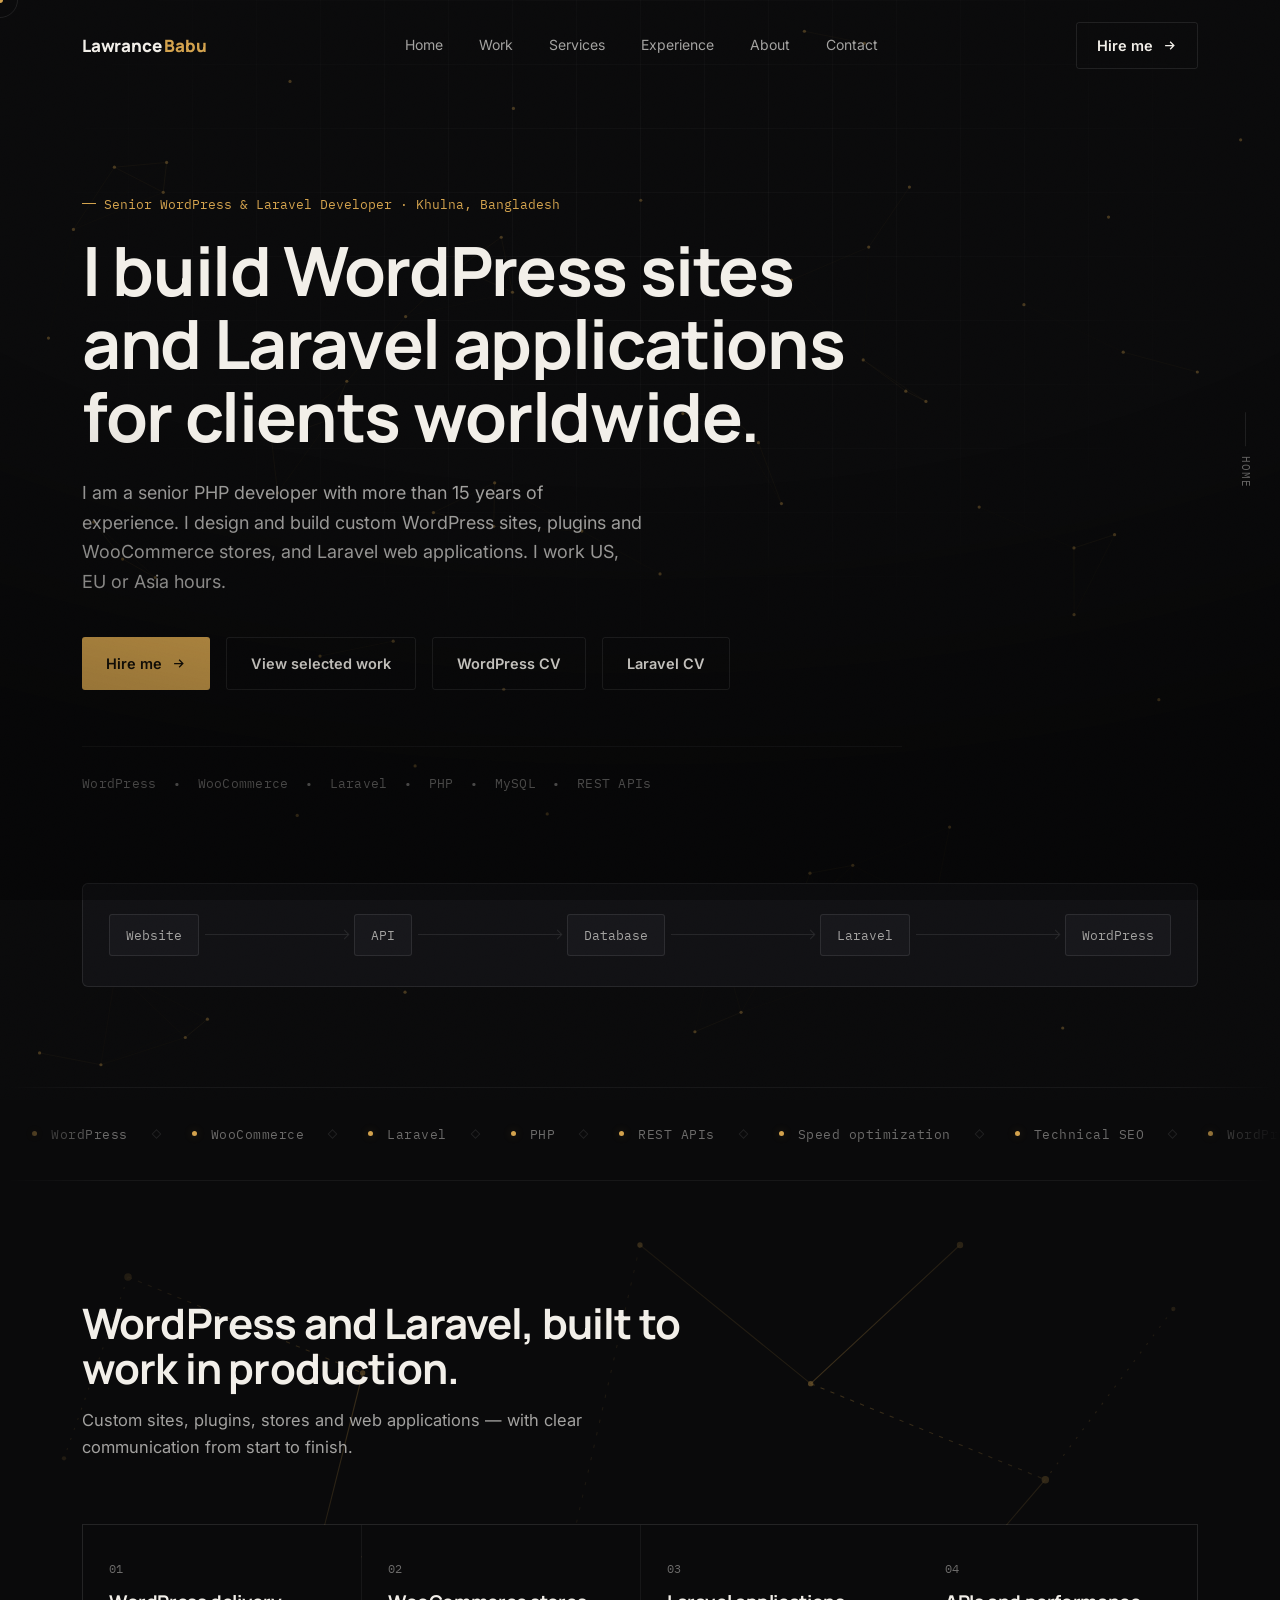
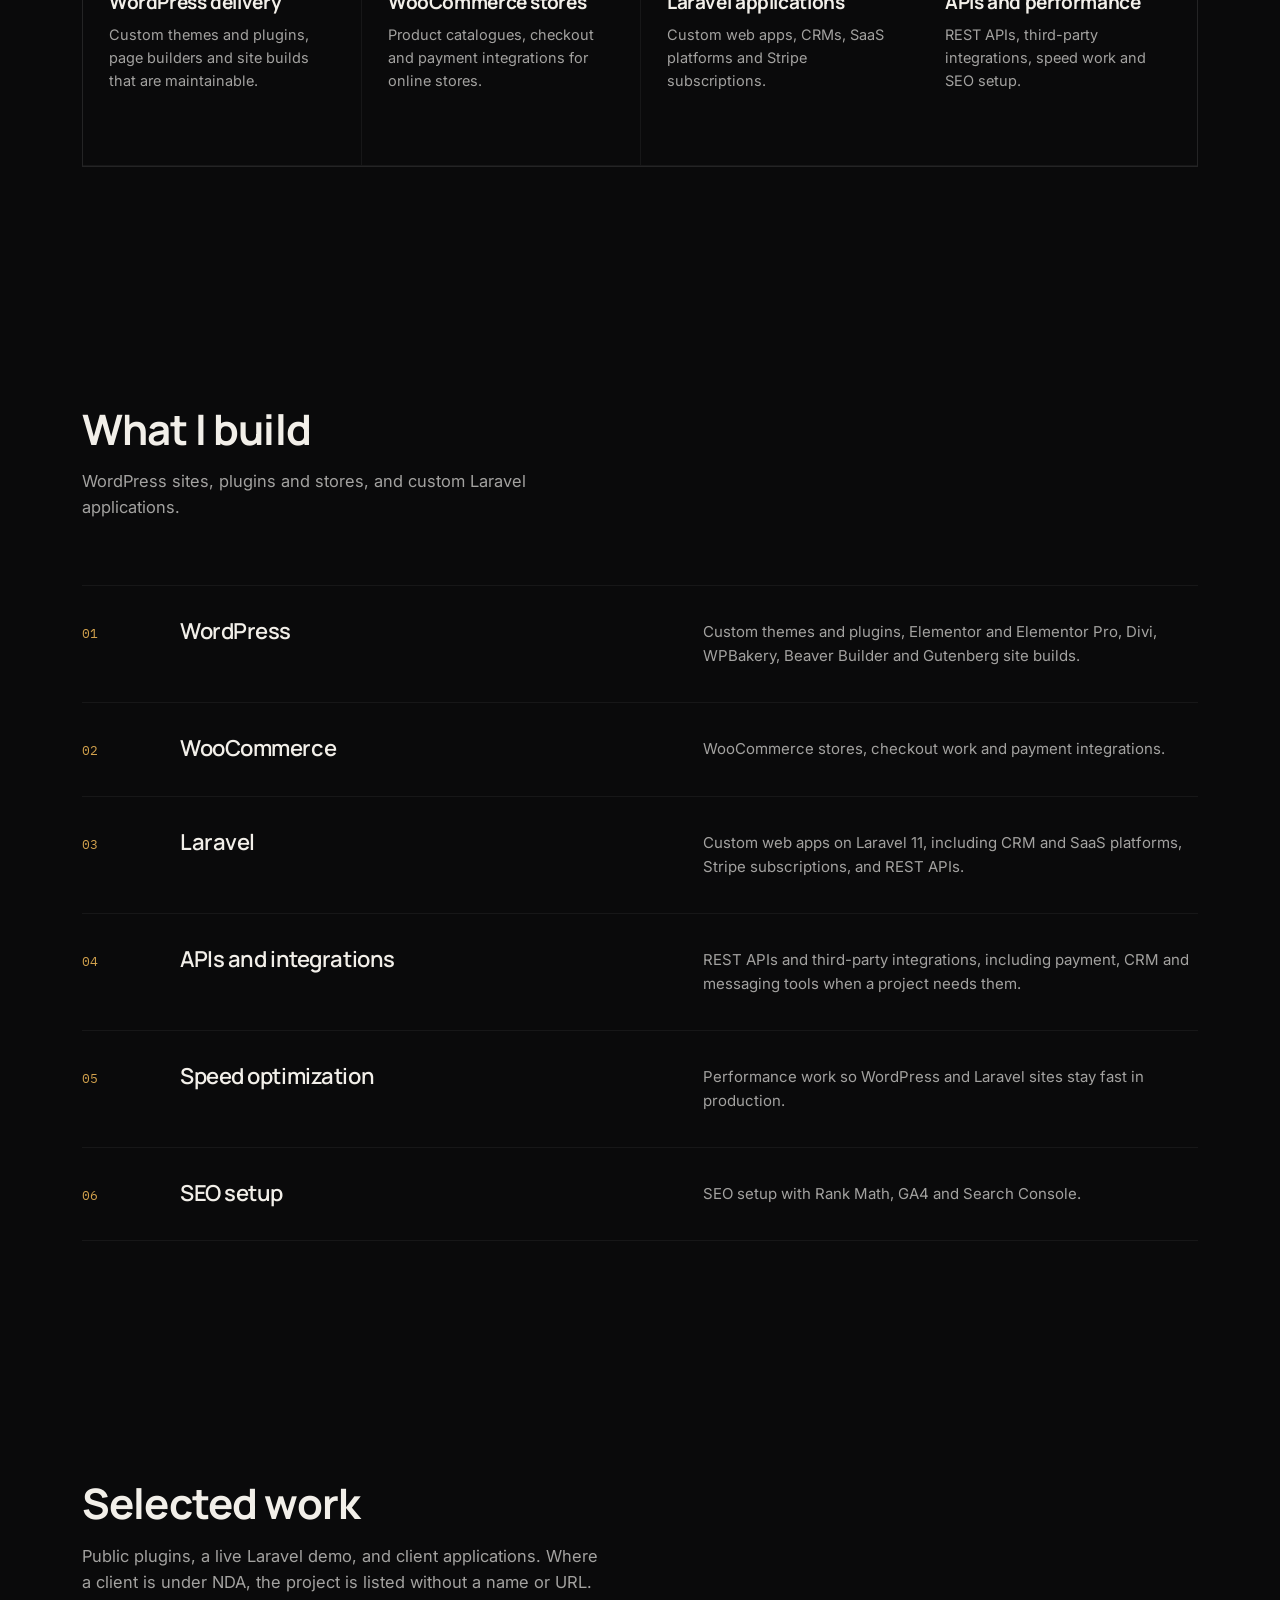
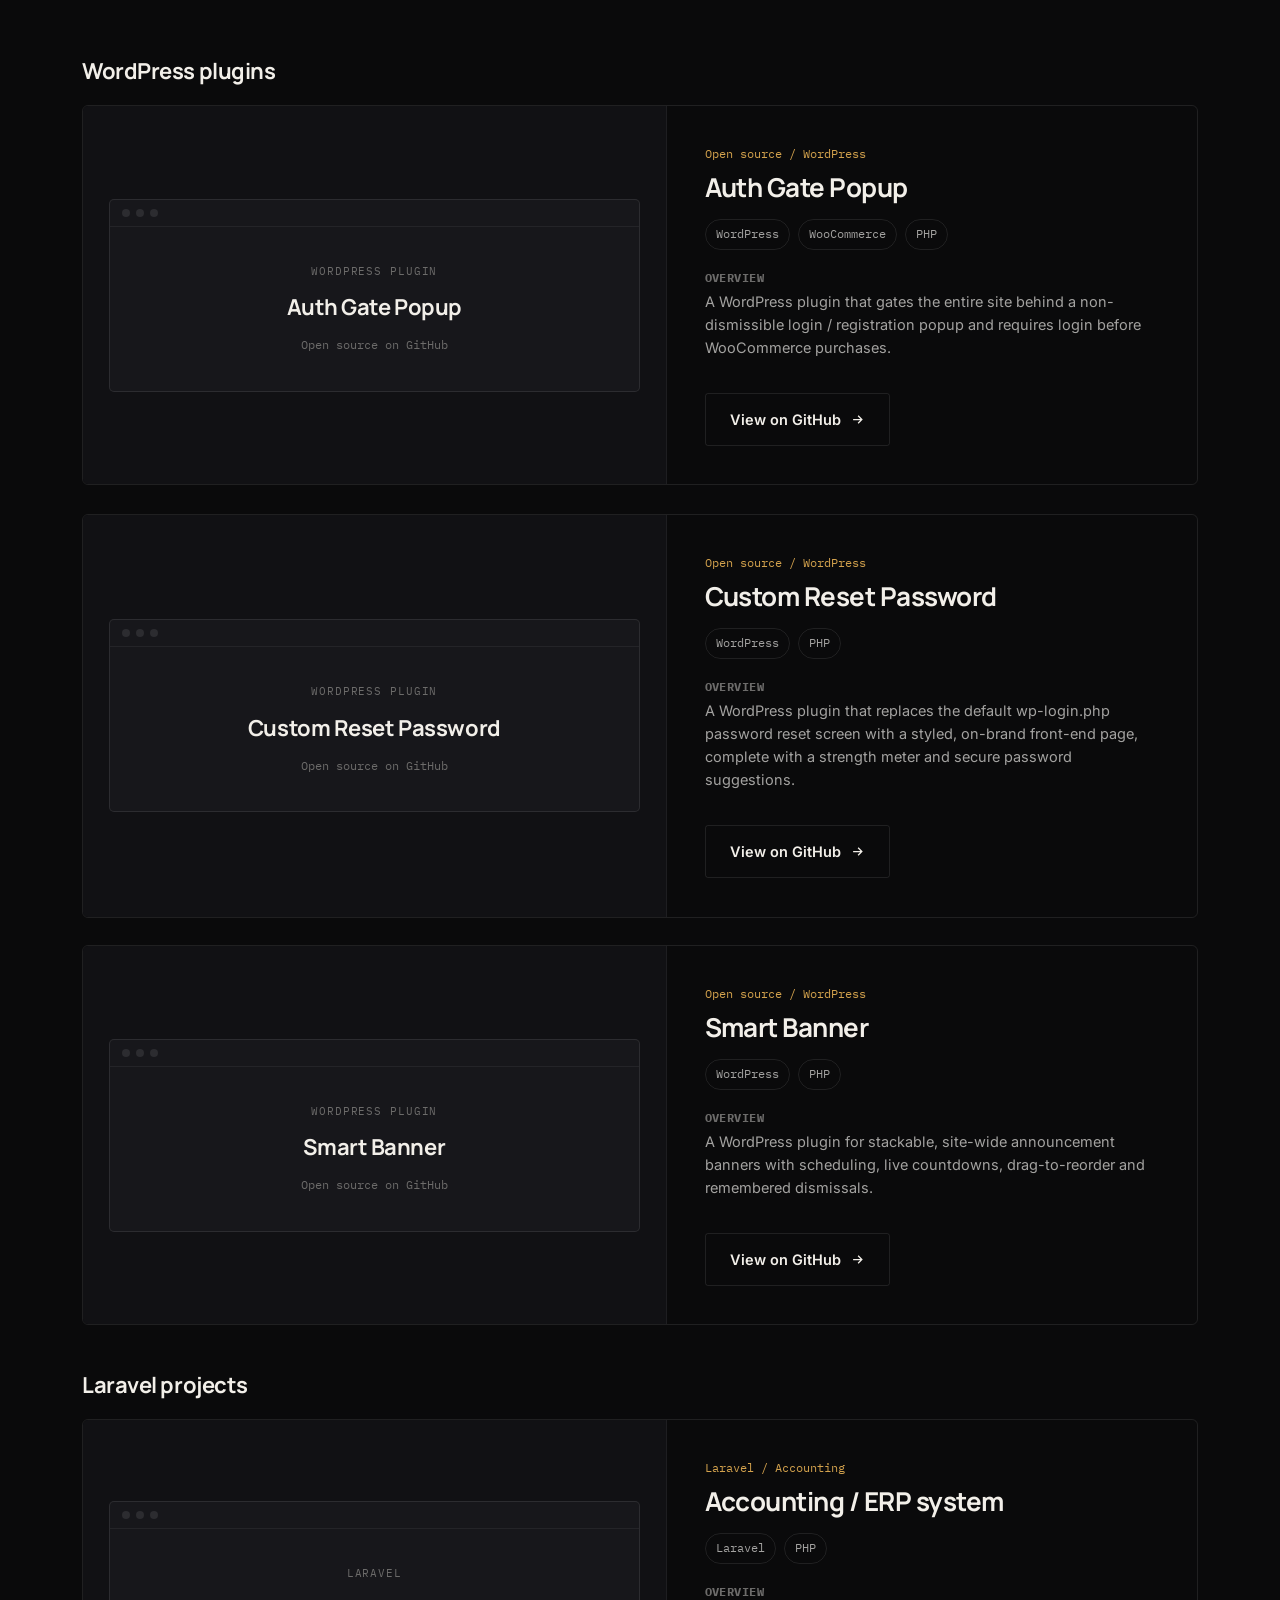
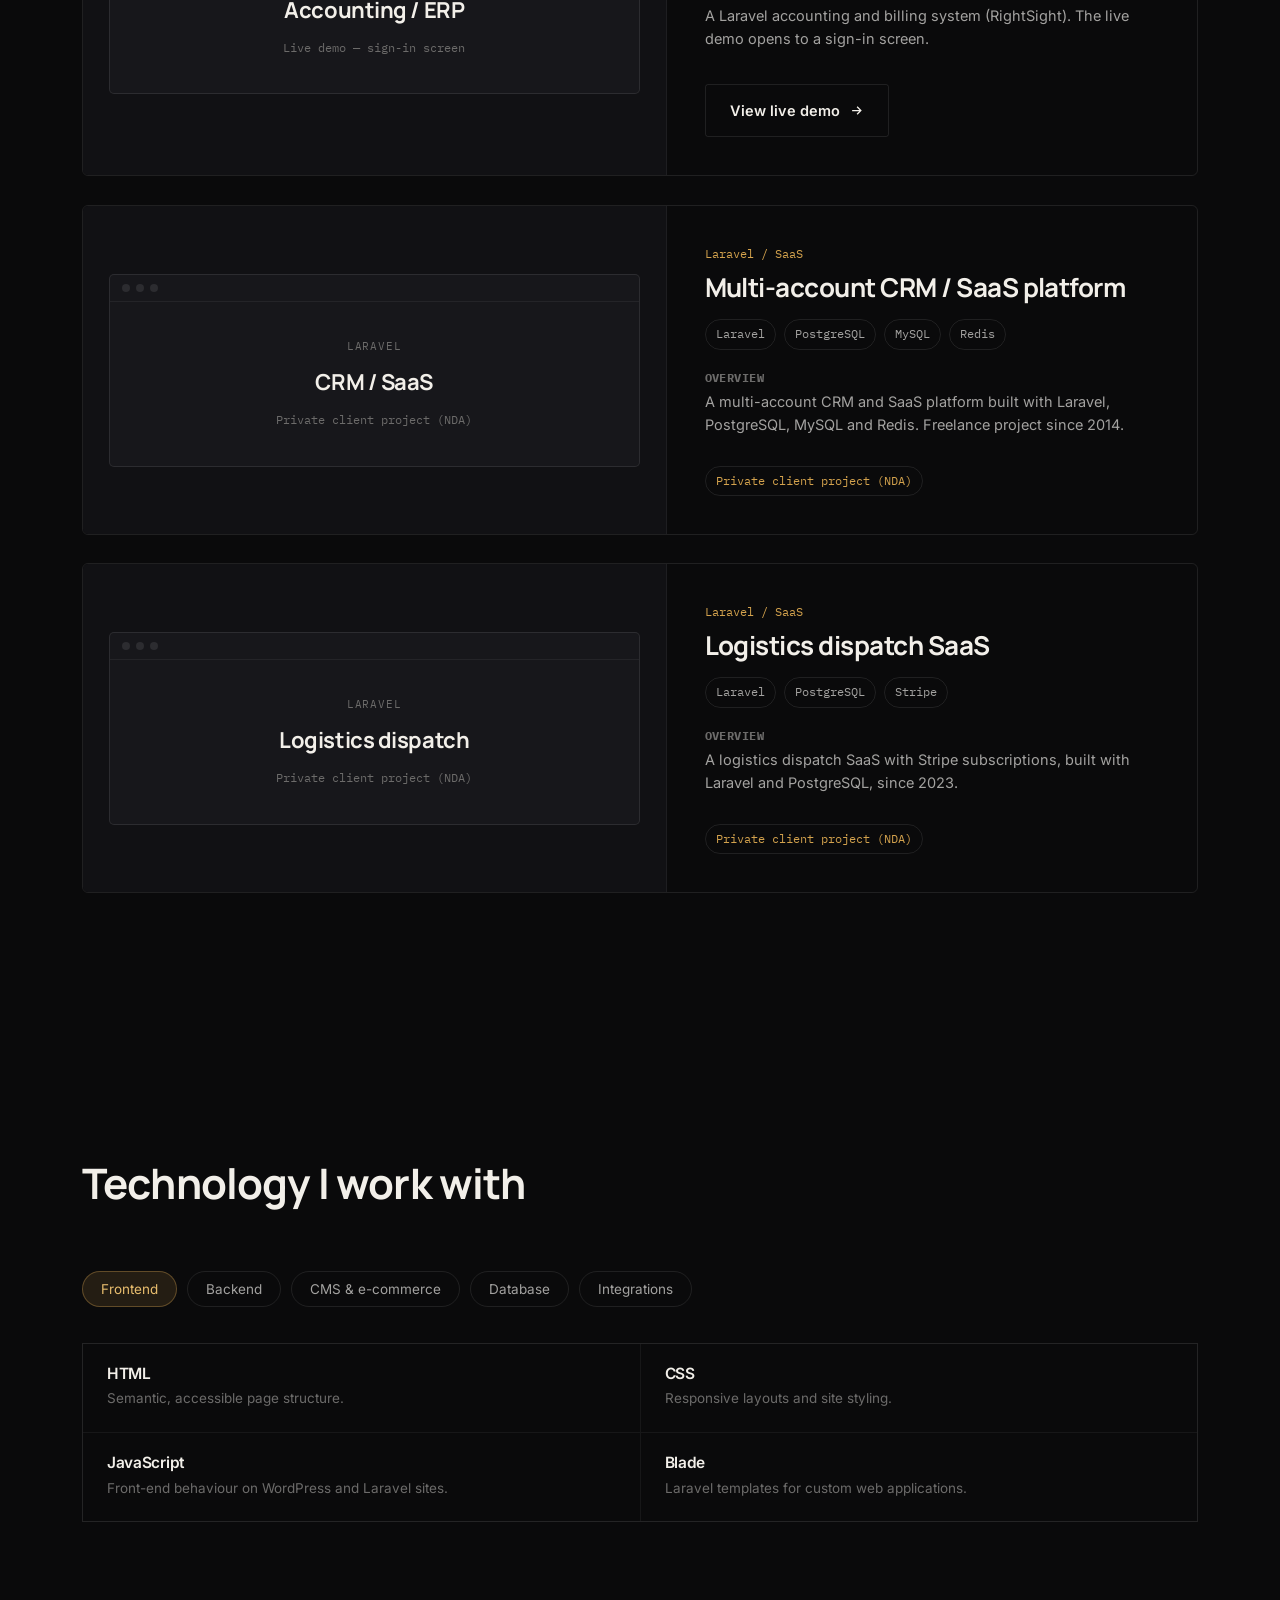
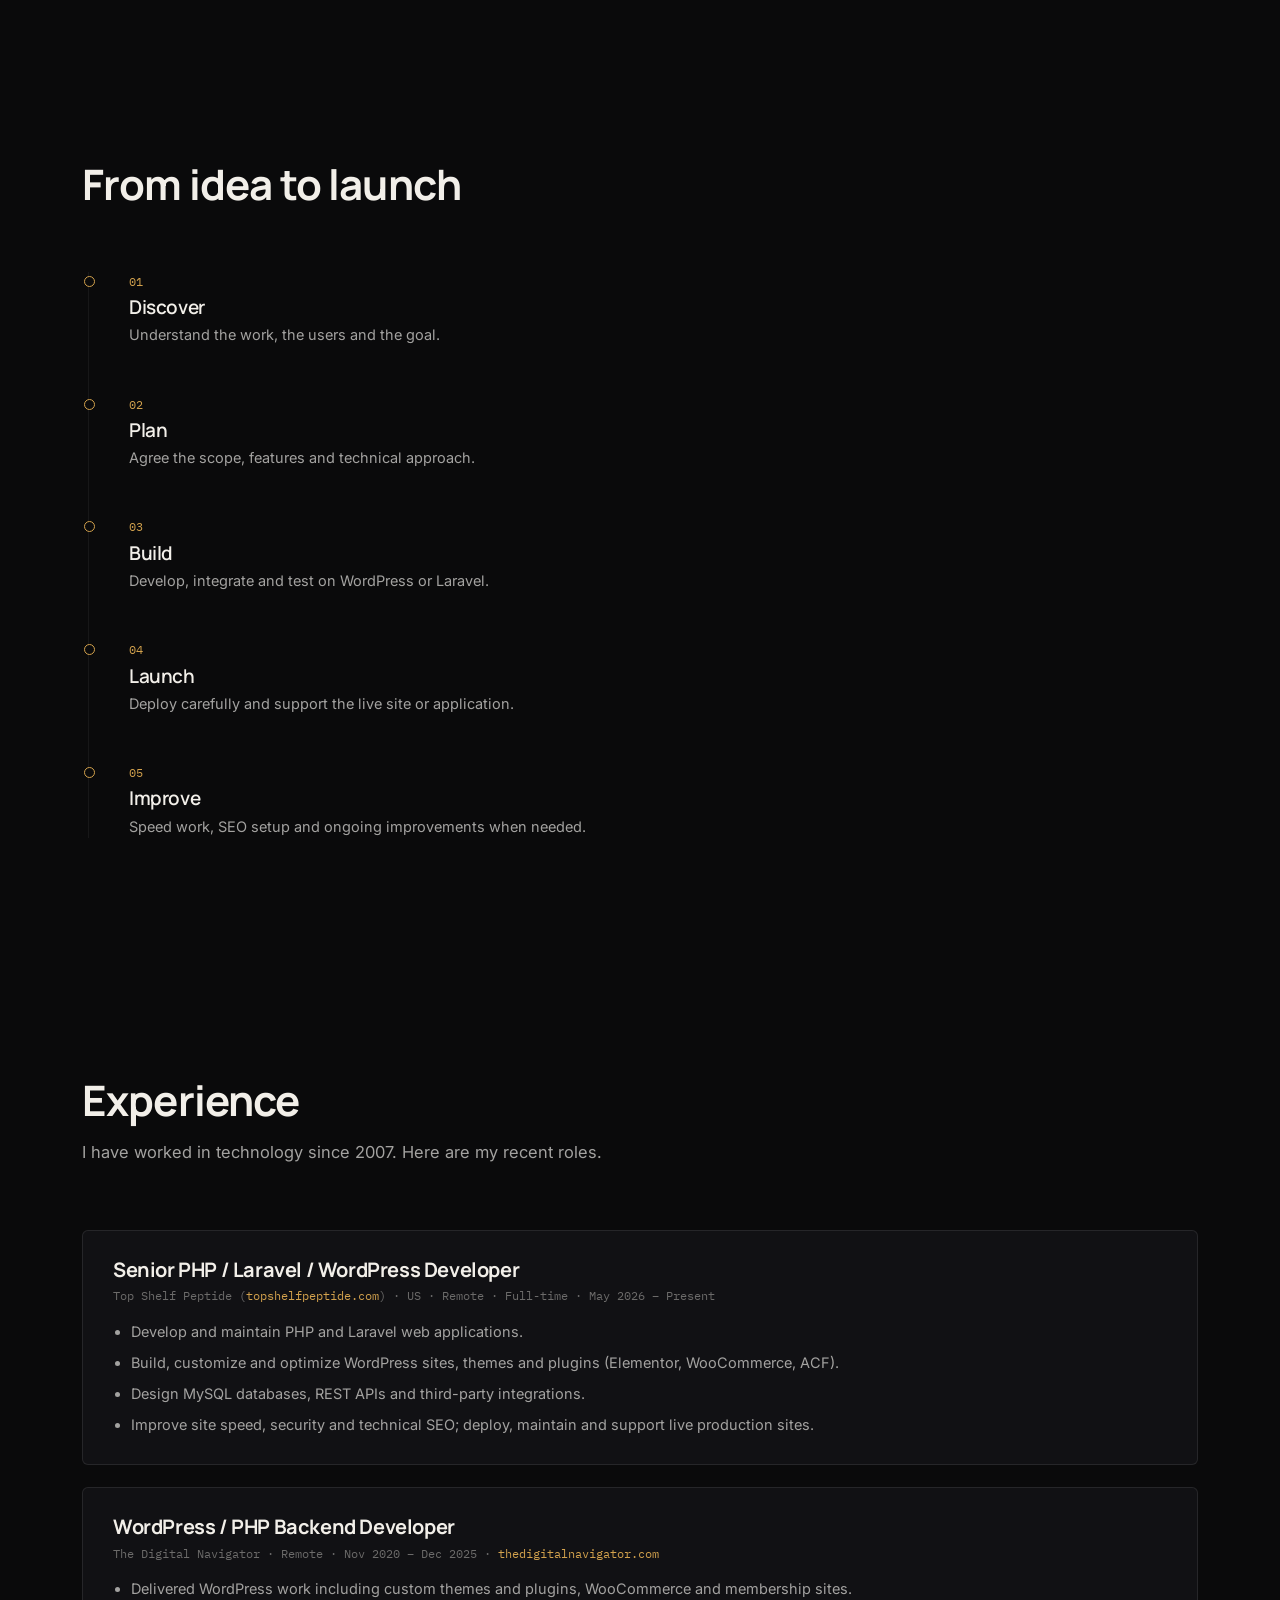
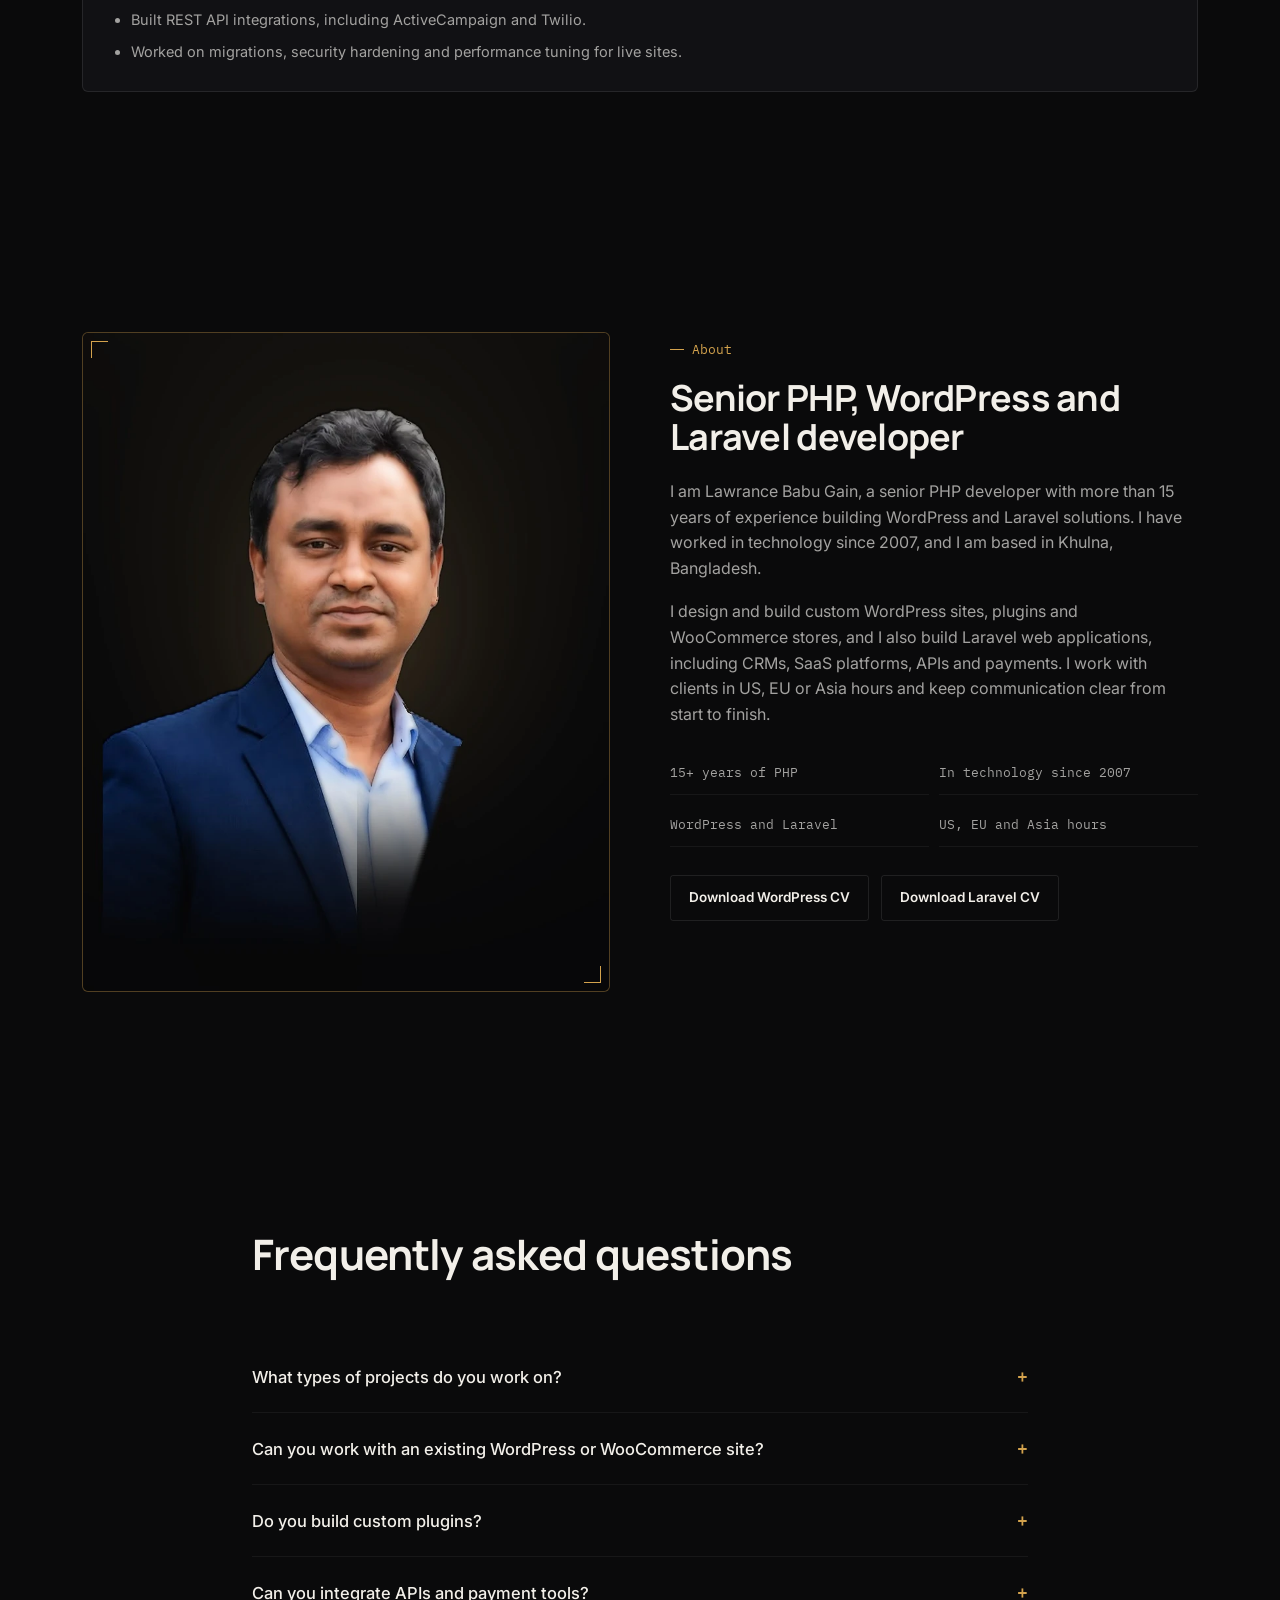
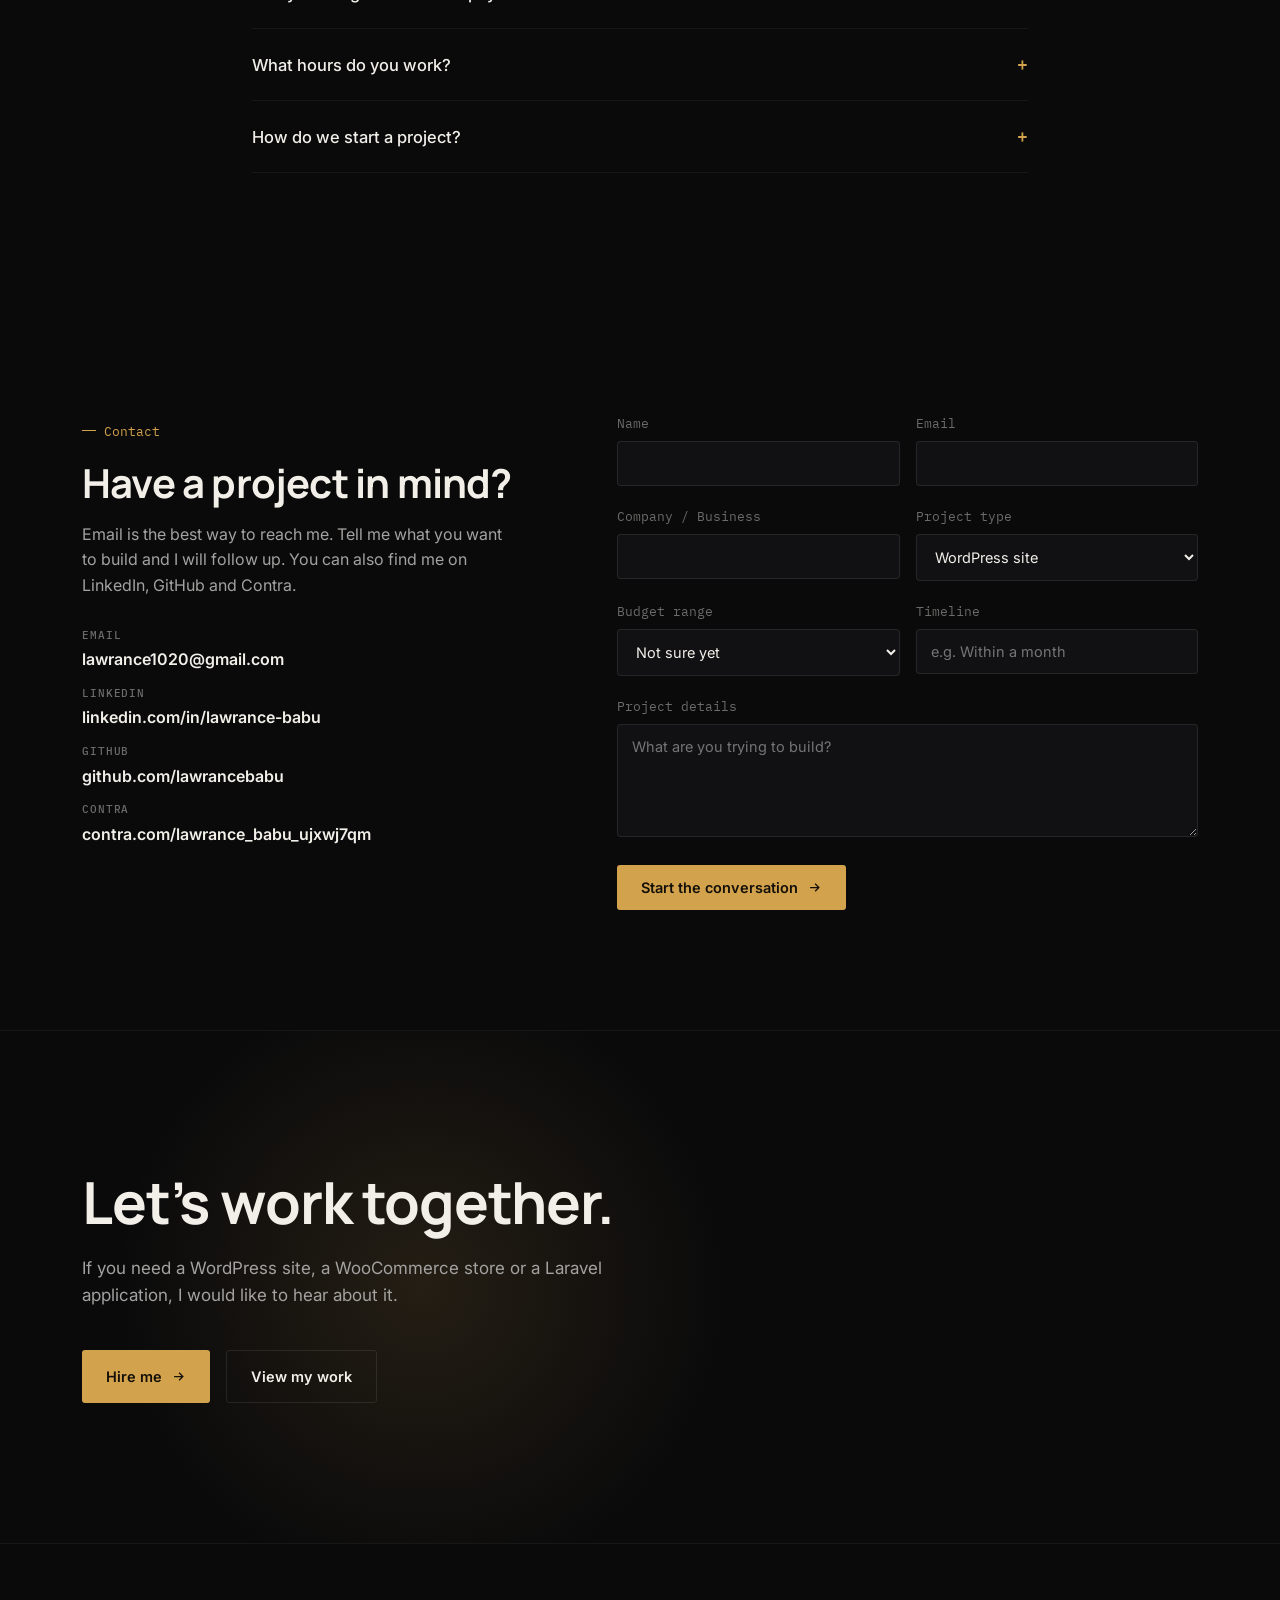
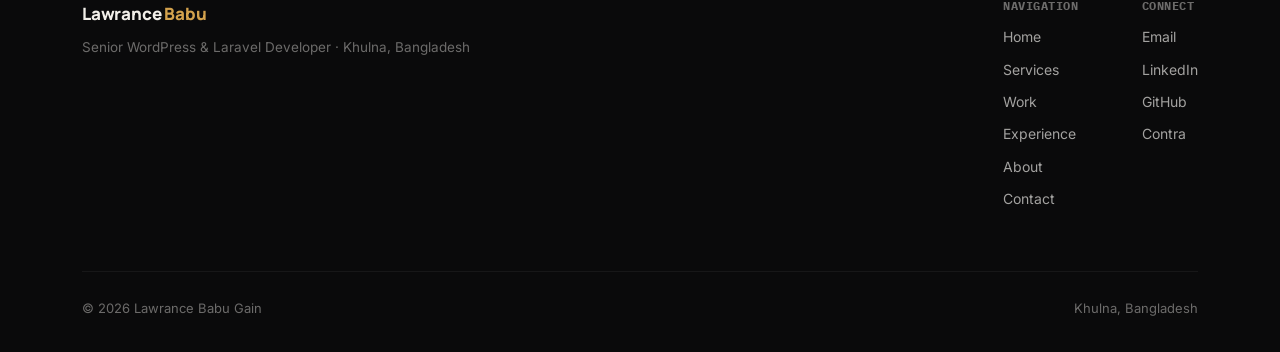
<file: index.html>
<!DOCTYPE html>
<html lang="en">
<head>
<meta charset="UTF-8">
<meta name="viewport" content="width=device-width, initial-scale=1.0">
<title>Lawrance Babu Gain — Senior WordPress &amp; Laravel Developer</title>
<meta name="description" content="Senior WordPress and Laravel developer in Khulna, Bangladesh, with 15+ years of PHP experience. Custom themes and plugins, WooCommerce, and Laravel web apps. Works US, EU and Asia hours.">
<meta name="author" content="Lawrance Babu Gain">
<meta name="robots" content="index, follow">
<link rel="canonical" href="https://lawrancebabu.github.io/">
<link rel="icon" href="/favicon.svg" type="image/svg+xml">
<meta property="og:type" content="website">
<meta property="og:site_name" content="Lawrance Babu Gain">
<meta property="og:title" content="Lawrance Babu Gain — Senior WordPress &amp; Laravel Developer">
<meta property="og:description" content="Senior WordPress and Laravel developer in Khulna, Bangladesh, with 15+ years of PHP experience. Custom themes and plugins, WooCommerce, and Laravel web apps. Works US, EU and Asia hours.">
<meta property="og:url" content="https://lawrancebabu.github.io/">
<meta property="og:image" content="https://lawrancebabu.github.io/og-image.png">
<meta property="og:image:width" content="1200">
<meta property="og:image:height" content="630">
<meta property="og:image:alt" content="Lawrance Babu Gain, Senior WordPress and Laravel Developer">
<meta name="twitter:card" content="summary_large_image">
<meta name="twitter:title" content="Lawrance Babu Gain — Senior WordPress &amp; Laravel Developer">
<meta name="twitter:description" content="Senior WordPress and Laravel developer in Khulna, Bangladesh, with 15+ years of PHP experience. Works US, EU and Asia hours.">
<meta name="twitter:image" content="https://lawrancebabu.github.io/og-image.png">
<script type="application/ld+json">
{
  "@context": "https://schema.org",
  "@type": "Person",
  "name": "Lawrance Babu Gain",
  "jobTitle": "Senior WordPress & Laravel Developer",
  "url": "https://lawrancebabu.github.io/",
  "email": "mailto:lawrance1020@gmail.com",
  "address": {
    "@type": "PostalAddress",
    "addressLocality": "Khulna",
    "addressCountry": "BD"
  },
  "sameAs": [
    "https://www.linkedin.com/in/lawrance-babu/",
    "https://github.com/lawrancebabu",
    "https://contra.com/lawrance_babu_ujxwj7qm"
  ],
  "knowsAbout": ["WordPress", "WooCommerce", "Laravel", "PHP", "REST APIs", "MySQL", "PostgreSQL", "Redis"]
}
</script>
<link rel="preconnect" href="https://fonts.googleapis.com">
<link rel="preconnect" href="https://fonts.gstatic.com" crossorigin>
<link href="https://fonts.googleapis.com/css2?family=Manrope:wght@400;500;600;700;800&family=Inter:wght@400;500;600&family=IBM+Plex+Mono:wght@400;500&display=swap" rel="stylesheet">
<style>

  :root{
    --bg: #0a0a0b;
    --bg-raised: #111114;
    --bg-raised-2: #17171b;
    --border: rgba(255,255,255,0.09);
    --border-soft: rgba(255,255,255,0.055);
    --text: #f2efe9;
    --text-dim: #a3a2a0;
    --text-faint: #6c6b6a;
    --accent: #d3a24d;
    --accent-bright: #e8bd6e;
    --accent-dim: rgba(211,162,77,0.13);
    --accent-line: rgba(211,162,77,0.35);
    --serif: 'Manrope', sans-serif;
    --sans: 'Inter', sans-serif;
    --mono: 'IBM Plex Mono', monospace;
    --maxw: 1180px;
    --radius: 3px;
  }
  *{box-sizing:border-box; margin:0; padding:0;}
  html{scroll-behavior:smooth; scroll-padding-top:96px;}
  @media (prefers-reduced-motion: reduce){
    html{scroll-behavior:auto;}
    *{animation-duration:0.001ms !important; animation-iteration-count:1 !important; transition-duration:0.001ms !important; scroll-behavior:auto !important;}
  }
  body{
    background:var(--bg);
    color:var(--text);
    font-family:var(--sans);
    font-size:16px;
    line-height:1.6;
    -webkit-font-smoothing:antialiased;
    overflow-x:hidden;
  }
  ::selection{ background:var(--accent); color:#0a0a0b; }
  a{ color:inherit; text-decoration:none; }
  img{max-width:100%; display:block;}
  button{ font-family:inherit; cursor:pointer; background:none; border:none; color:inherit; }
  .wrap{ max-width:var(--maxw); margin:0 auto; padding:0 32px; }
  section{ position:relative; }
  h1,h2,h3,h4{ font-family:var(--serif); font-weight:700; letter-spacing:-0.02em; line-height:1.08; }
  .eyebrow{
    font-family:var(--mono); font-size:12.5px; color:var(--accent);
    display:inline-flex; align-items:center; gap:8px; margin-bottom:20px;
  }
  .eyebrow::before{ content:''; width:14px; height:1px; background:var(--accent); display:inline-block; }
  .btn{
    display:inline-flex; align-items:center; gap:9px;
    padding:14px 24px; border-radius:var(--radius);
    font-size:14.5px; font-weight:600; font-family:var(--sans);
    transition:transform .35s cubic-bezier(.2,.8,.2,1), background .25s, border-color .25s, color .25s;
    white-space:nowrap;
  }
  .btn-primary{ background:var(--accent); color:#141008; }
  .btn-primary:hover{ background:var(--accent-bright); transform:translateY(-2px); }
  .btn-ghost{ border:1px solid var(--border); color:var(--text); }
  .btn-ghost:hover{ border-color:var(--accent-line); color:var(--accent-bright); transform:translateY(-2px); }
  .btn svg{ width:15px; height:15px; transition:transform .3s; flex-shrink:0; }
  .btn:hover svg{ transform:translateX(3px); }
  .section-pad{ padding:120px 0; }
  @media (max-width:768px){ .section-pad{ padding:76px 0; } .wrap{ padding:0 22px; } }

  .reveal{ opacity:0; transform:translateY(22px); transition:opacity .8s cubic-bezier(.2,.7,.1,1), transform .8s cubic-bezier(.2,.7,.1,1); }
  .reveal.in{ opacity:1; transform:translateY(0); }

  /* ---------- NAV ---------- */
  nav{
    position:fixed; top:0; left:0; right:0; z-index:200;
    padding:22px 0; transition:padding .35s, background .35s, border-color .35s, backdrop-filter .35s;
    border-bottom:1px solid transparent;
  }
  nav.scrolled{
    padding:14px 0; background:rgba(10,10,11,0.78); backdrop-filter:blur(14px);
    border-bottom:1px solid var(--border-soft);
  }
  nav .wrap{ display:flex; align-items:center; justify-content:space-between; }
  .logo{ font-family:var(--serif); font-weight:800; font-size:17px; letter-spacing:-0.01em; }
  .logo span{ color:var(--accent); }
  .nav-links{ display:flex; gap:36px; }
  .nav-links a{ font-size:14px; color:var(--text-dim); transition:color .25s; position:relative; }
  .nav-links a:hover{ color:var(--text); }
  .nav-cta{ display:flex; align-items:center; gap:18px; }
  .nav-cta .btn{ padding:11px 20px; }
  .burger{ display:none; width:22px; height:16px; position:relative; z-index:200; }
  .burger span{ position:absolute; left:0; width:100%; height:1.5px; background:var(--text); transition:.3s; }
  .burger span:nth-child(1){ top:0; } .burger span:nth-child(2){ top:7px; } .burger span:nth-child(3){ top:14px; }
  .burger.open span:nth-child(1){ transform:translateY(7px) rotate(45deg); }
  .burger.open span:nth-child(2){ opacity:0; }
  .burger.open span:nth-child(3){ transform:translateY(-7px) rotate(-45deg); }
  .mobile-menu{
    position:fixed; inset:0; background:#0a0a0b; z-index:190; padding-top:96px;
    display:flex; flex-direction:column; justify-content:center; gap:26px; padding:32px;
    transform:translateY(-100%); transition:transform .5s cubic-bezier(.2,.8,.2,1);
  }
  .mobile-menu.open{ transform:translateY(0); }
  .mobile-menu a{ font-family:var(--serif); font-size:30px; font-weight:700; }
  @media (max-width:860px){
    .nav-links{ display:none; }
    .nav-cta .btn-ghost, .nav-cta a.btn-ghost{ display:none; }
    .burger{ display:block; }
  }

  /* ---------- HERO ---------- */
  .hero{ padding:186px 0 100px; position:relative; overflow:hidden; }
  .hero-grid-bg{
    position:absolute; inset:0; z-index:0; opacity:0.5;
    background-image:
      linear-gradient(var(--border-soft) 1px, transparent 1px),
      linear-gradient(90deg, var(--border-soft) 1px, transparent 1px);
    background-size:64px 64px;
    mask-image:radial-gradient(ellipse 70% 60% at 50% 20%, black 10%, transparent 75%);
  }
  .hero-content{ position:relative; z-index:2; max-width:820px; }
  .hero h1{ font-size:clamp(38px,5.4vw,68px); }
  .hero p.lead{ font-size:18px; color:var(--text-dim); max-width:560px; margin-top:24px; line-height:1.65; }
  .hero-btns{ display:flex; gap:16px; margin-top:40px; flex-wrap:wrap; }
  .hero-stack{
    margin-top:56px; padding-top:26px; border-top:1px solid var(--border-soft);
    font-family:var(--mono); font-size:12.5px; color:var(--text-faint); letter-spacing:0.02em;
  }
  .hero-visual{
    position:relative; z-index:2; margin-top:90px;
    border:1px solid var(--border); border-radius:6px; background:var(--bg-raised);
    padding:30px 26px; overflow-x:auto;
  }
  .flow-row{ display:flex; align-items:center; gap:0; min-width:640px; }
  .flow-node{
    font-family:var(--mono); font-size:12.5px; padding:10px 16px; border:1px solid var(--border);
    border-radius:3px; background:var(--bg-raised-2); color:var(--text-dim); white-space:nowrap;
    transition:border-color .3s, color .3s;
  }
  .flow-row.animate .flow-node.lit{ border-color:var(--accent-line); color:var(--accent-bright); }
  .flow-arrow{ flex:1; height:1px; background:var(--border); position:relative; margin:0 6px; min-width:24px; }
  .flow-arrow::after{ content:''; position:absolute; right:0; top:-3px; width:6px; height:6px; border-top:1px solid var(--border); border-right:1px solid var(--border); transform:rotate(45deg); }

  /* ---------- TRUST BAR ---------- */
  .trust-bar{
    border-top:1px solid var(--border-soft); border-bottom:1px solid var(--border-soft); padding:36px 0;
    overflow:hidden; position:relative;
    -webkit-mask-image:linear-gradient(90deg, transparent 0, black 8%, black 92%, transparent 100%);
    mask-image:linear-gradient(90deg, transparent 0, black 8%, black 92%, transparent 100%);
  }
  .trust-track{ display:flex; gap:0; white-space:nowrap; animation:scroll-marquee 34s linear infinite; width:max-content; }
  .trust-bar:hover .trust-track{ animation-play-state:paused; }
  @media (prefers-reduced-motion: reduce){ .trust-track{ animation:none; } }
  @keyframes scroll-marquee{ from{ transform:translateX(0);} to{ transform:translateX(-50%);} }
  .trust-set{ display:flex; gap:0; flex-shrink:0; }
  .trust-item{
    font-family:var(--mono); font-size:12.5px; letter-spacing:0.04em; color:var(--text-faint);
    display:flex; align-items:center; gap:14px; padding:0 32px; position:relative; transition:color .3s;
  }
  .trust-item:hover{ color:var(--accent-bright); }
  .trust-item::after{ content:''; position:absolute; right:0; top:50%; transform:translateY(-50%) rotate(45deg); width:5px; height:5px; border:1px solid var(--border); }
  .trust-item .dot{ width:5px; height:5px; border-radius:50%; background:var(--accent); flex-shrink:0; box-shadow:0 0 8px 1px var(--accent-dim); }

  /* ---------- SECTION HEADS ---------- */
  .head{ max-width:640px; margin-bottom:64px; }
  .head h2{ font-size:clamp(28px,3.6vw,42px); }
  .head p{ color:var(--text-dim); font-size:16.5px; margin-top:16px; max-width:520px; }

  /* ---------- PROBLEM CARDS ---------- */
  .problem-grid{ display:grid; grid-template-columns:repeat(4,1fr); gap:1px; background:var(--border-soft); border:1px solid var(--border-soft); }
  @media (max-width:900px){ .problem-grid{ grid-template-columns:repeat(2,1fr); } }
  @media (max-width:560px){ .problem-grid{ grid-template-columns:1fr; } }
  .problem-card{ background:var(--bg); padding:34px 26px; transition:background .3s; position:relative; min-height:220px; display:flex; flex-direction:column; justify-content:space-between; }
  .problem-card:hover{ background:var(--bg-raised); }
  .problem-card h3{ font-size:19px; margin-top:14px; }
  .problem-card p{ color:var(--text-dim); font-size:14.5px; margin-top:10px; }
  .problem-card .fix{ margin-top:20px; font-family:var(--mono); font-size:12px; color:var(--accent); opacity:0; transform:translateY(6px); transition:.3s; }
  .problem-card:hover .fix{ opacity:1; transform:translateY(0); }
  .problem-num{ font-family:var(--mono); font-size:12px; color:var(--text-faint); }

  /* ---------- SERVICES ---------- */
  .services-list{ border-top:1px solid var(--border-soft); }
  .service-row{
    display:grid; grid-template-columns:70px 1fr 1fr; gap:28px; align-items:start;
    padding:34px 0; border-bottom:1px solid var(--border-soft); transition:padding-left .3s;
  }
  .service-row:hover{ padding-left:10px; }
  .service-row .snum{ font-family:var(--mono); font-size:13px; color:var(--accent); padding-top:4px; }
  .service-row h3{ font-size:22px; font-weight:600; }
  .service-row p{ color:var(--text-dim); font-size:15px; }
  @media (max-width:760px){ .service-row{ grid-template-columns:40px 1fr; } .service-row p{ grid-column:2; } }

  /* ---------- PROJECTS ---------- */
  .project-card{
    border:1px solid var(--border); border-radius:6px; overflow:hidden; margin-bottom:28px;
    display:grid; grid-template-columns:1.1fr 1fr;
  }
  @media (max-width:860px){ .project-card{ grid-template-columns:1fr; } }
  .project-visual{
    background:var(--bg-raised); position:relative; min-height:320px;
    display:flex; align-items:center; justify-content:center; padding:26px;
    border-right:1px solid var(--border-soft);
  }
  @media (max-width:860px){ .project-visual{ border-right:none; border-bottom:1px solid var(--border-soft); } }
  .browser-frame{ width:100%; border:1px solid var(--border); border-radius:5px; background:var(--bg-raised-2); overflow:hidden; }
  .browser-bar{ display:flex; gap:6px; padding:9px 12px; border-bottom:1px solid var(--border-soft); }
  .browser-bar span{ width:8px; height:8px; border-radius:50%; background:var(--border); }
  .browser-body{ padding:36px 22px; text-align:center; font-family:var(--mono); font-size:12px; color:var(--text-faint); }
  .project-info{ padding:38px; display:flex; flex-direction:column; }
  .project-info .cat{ font-family:var(--mono); font-size:12px; color:var(--accent); }
  .project-info h3{ font-size:26px; margin-top:10px; }
  .tech-tags{ display:flex; flex-wrap:wrap; gap:8px; margin:18px 0 22px; }
  .tech-tag{ font-family:var(--mono); font-size:11.5px; padding:5px 10px; border:1px solid var(--border); border-radius:20px; color:var(--text-dim); }
  .cs-block{ margin-bottom:14px; }
  .cs-block h4{ font-size:12px; font-family:var(--mono); color:var(--text-faint); margin-bottom:5px; text-transform:uppercase; letter-spacing:0.04em; }
  .cs-block p{ font-size:14.5px; color:var(--text-dim); }
  .project-info .btn{ margin-top:20px; align-self:flex-start; }

  /* ---------- BEFORE/AFTER ---------- */
  .ba-wrap{ display:grid; grid-template-columns:1fr auto 1fr; gap:20px; align-items:center; }
  @media (max-width:760px){ .ba-wrap{ grid-template-columns:1fr; } .ba-arrow{ transform:rotate(90deg); margin:0 auto;} }
  .ba-col{ border:1px solid var(--border-soft); border-radius:6px; padding:30px; }
  .ba-col.before{ opacity:0.75; }
  .ba-col.after{ border-color:var(--accent-line); background:linear-gradient(180deg, var(--accent-dim), transparent 60%); }
  .ba-label{ font-family:var(--mono); font-size:12px; color:var(--text-faint); margin-bottom:16px; }
  .ba-col.after .ba-label{ color:var(--accent); }
  .ba-col li{ list-style:none; padding:9px 0; font-size:14.5px; color:var(--text-dim); border-bottom:1px solid var(--border-soft); }
  .ba-col.after li{ color:var(--text); }
  .ba-arrow{ font-family:var(--mono); color:var(--accent); font-size:20px; }

  /* ---------- TECH STACK ---------- */
  .tech-tabs{ display:flex; flex-wrap:wrap; gap:10px; margin-bottom:36px; }
  .tech-tab{ padding:9px 18px; border:1px solid var(--border); border-radius:20px; font-size:13.5px; color:var(--text-dim); transition:.25s; }
  .tech-tab.active, .tech-tab:hover{ border-color:var(--accent-line); color:var(--accent-bright); background:var(--accent-dim); }
  .tech-panel{ display:none; }
  .tech-panel.active{ display:grid; grid-template-columns:repeat(2,1fr); gap:1px; background:var(--border-soft); border:1px solid var(--border-soft); }
  @media (max-width:640px){ .tech-panel.active{ grid-template-columns:1fr; } }
  .tech-item{ background:var(--bg); padding:22px 24px; }
  .tech-item h3{ font-family:var(--sans); font-size:15.5px; font-weight:600; }
  .tech-item p{ font-size:13.5px; color:var(--text-faint); margin-top:6px; }

  /* ---------- AI AUTOMATION ---------- */
  .automation-band{ background:var(--bg-raised); border-top:1px solid var(--border-soft); border-bottom:1px solid var(--border-soft); }
  .auto-flow{ display:flex; align-items:center; gap:0; overflow-x:auto; margin:48px 0 56px; padding-bottom:8px; }
  .auto-flow .flow-node{ background:var(--bg-raised-2); }
  .auto-cards{ display:grid; grid-template-columns:repeat(3,1fr); gap:1px; background:var(--border-soft); border:1px solid var(--border-soft); }
  @media (max-width:860px){ .auto-cards{ grid-template-columns:1fr; } }
  .auto-card{ background:var(--bg-raised); padding:28px; }
  .auto-card h3{ font-size:16.5px; font-weight:600; margin-bottom:12px; }
  .auto-card .path{ font-family:var(--mono); font-size:12px; color:var(--text-faint); line-height:1.9; }
  .auto-card .path b{ color:var(--accent); font-weight:500; }

  /* ---------- PROJECT ARCHITECT ---------- */
  .architect{ border:1px solid var(--border); border-radius:8px; padding:44px; background:var(--bg-raised); }
  @media (max-width:640px){ .architect{ padding:26px; } }
  .arch-step{ display:none; }
  .arch-step.active{ display:block; }
  .arch-progress{ display:flex; gap:8px; margin-bottom:34px; }
  .arch-progress span{ height:2px; flex:1; background:var(--border); border-radius:2px; overflow:hidden; }
  .arch-progress span i{ display:block; height:100%; width:0; background:var(--accent); transition:width .4s; }
  .arch-progress span.done i{ width:100%; }
  .arch-q{ font-size:13px; font-family:var(--mono); color:var(--text-faint); margin-bottom:20px; }
  .arch-options{ display:grid; grid-template-columns:repeat(2,1fr); gap:12px; }
  @media (max-width:560px){ .arch-options{ grid-template-columns:1fr; } }
  .arch-opt{ text-align:left; padding:18px 20px; border:1px solid var(--border); border-radius:5px; font-size:15px; transition:.25s; }
  .arch-opt:hover{ border-color:var(--accent-line); background:var(--accent-dim); color:var(--accent-bright); }
  .arch-opt.selected{ border-color:var(--accent); background:var(--accent-dim); color:var(--accent-bright); }
  .arch-result{ display:none; }
  .arch-result.active{ display:block; }
  .arch-result .tag{ font-family:var(--mono); font-size:12px; color:var(--accent); margin-bottom:14px; }
  .arch-result h3{ font-size:24px; margin-bottom:18px; }
  .arch-result-row{ margin-bottom:16px; }
  .arch-h3{ font-family:var(--mono); font-size:11.5px; color:var(--text-faint); text-transform:uppercase; letter-spacing:.04em; margin-bottom:6px; }
  .arch-result-row p{ color:var(--text-dim); font-size:15px; }
  .arch-reset{ font-family:var(--mono); font-size:12.5px; color:var(--text-faint); margin-top:8px; display:inline-block; }
  .arch-reset:hover{ color:var(--text); }

  /* ---------- PROCESS ---------- */
  .process-list{ border-left:1px solid var(--border-soft); margin-left:6px; }
  .proc-step{ position:relative; padding:0 0 48px 40px; }
  .proc-step:last-child{ padding-bottom:0; }
  .proc-step::before{ content:''; position:absolute; left:-5px; top:4px; width:9px; height:9px; border-radius:50%; background:var(--bg); border:1px solid var(--accent); }
  .proc-step .pn{ font-family:var(--mono); font-size:12px; color:var(--accent); margin-bottom:6px; }
  .proc-step h3{ font-size:19px; font-weight:600; margin-bottom:6px; }
  .proc-step p{ color:var(--text-dim); font-size:14.5px; max-width:460px; }

  /* ---------- WHY CARDS ---------- */
  .why-grid{ display:grid; grid-template-columns:repeat(2,1fr); gap:1px; background:var(--border-soft); border:1px solid var(--border-soft); }
  @media (max-width:640px){ .why-grid{ grid-template-columns:1fr; } }
  .why-card{ background:var(--bg); padding:36px; }
  .why-card h3{ font-size:18px; margin-bottom:10px; }
  .why-card p{ color:var(--text-dim); font-size:14.5px; }

  /* ---------- ABOUT ---------- */
  .about-grid{ display:grid; grid-template-columns:1fr 1fr; gap:60px; align-items:start; }
  @media (max-width:860px){ .about-grid{ grid-template-columns:1fr; gap:36px; } }
  .about-photo{
    aspect-ratio:4/5; border:1px solid var(--accent-line); border-radius:6px;
    background:#0a0a0b; overflow:hidden; padding:0; position:relative;
  }
  .about-photo::before, .about-photo::after{
    content:''; position:absolute; width:16px; height:16px; z-index:2; pointer-events:none;
    border-color:var(--accent); border-style:solid;
  }
  .about-photo::before{ top:8px; left:8px; border-width:1px 0 0 1px; }
  .about-photo::after{ right:8px; bottom:8px; border-width:0 1px 1px 0; }
  .about-photo picture, .about-photo img{
    width:100%; height:100%; display:block;
  }
  .about-photo img{
    object-fit:cover; object-position:center center; border-radius:6px;
  }
  .cv-links{ display:flex; flex-wrap:wrap; gap:12px; margin-top:28px; }
  .cv-links .btn{ padding:11px 18px; font-size:13.5px; }
  .about-copy p{ color:var(--text-dim); font-size:16px; margin-bottom:18px; }
  .care-list{ display:grid; grid-template-columns:repeat(2,1fr); gap:10px; margin-top:26px; }
  .care-list div{ font-family:var(--mono); font-size:13px; color:var(--text-dim); padding:10px 0; border-bottom:1px solid var(--border-soft); }

  /* ---------- TESTIMONIALS ---------- */
  .testi-slot{
    border:1px dashed var(--border); border-radius:6px; padding:60px 30px; text-align:center;
    color:var(--text-faint); font-family:var(--mono); font-size:13.5px;
  }

  /* ---------- FAQ ---------- */
  .faq-item{ border-bottom:1px solid var(--border-soft); }
  .faq-q{ width:100%; text-align:left; padding:24px 0; display:flex; justify-content:space-between; align-items:center; gap:20px; font-size:16.5px; font-weight:500; }
  .faq-q .plus{ font-family:var(--mono); font-size:18px; color:var(--accent); transition:transform .3s; flex-shrink:0; }
  .faq-item.open .faq-q .plus{ transform:rotate(45deg); }
  .faq-a{ max-height:0; overflow:hidden; transition:max-height .4s ease; }
  .faq-a p{ color:var(--text-dim); font-size:15px; padding-bottom:24px; max-width:640px; }

  /* ---------- CONTACT ---------- */
  .contact-grid{ display:grid; grid-template-columns:0.9fr 1.1fr; gap:60px; }
  @media (max-width:900px){ .contact-grid{ grid-template-columns:1fr; gap:40px; } }
  .field{ margin-bottom:20px; }
  .field label{ display:block; font-size:12.5px; font-family:var(--mono); color:var(--text-faint); margin-bottom:8px; }
  .field input, .field select, .field textarea{
    width:100%; background:var(--bg-raised); border:1px solid var(--border); border-radius:4px;
    padding:13px 14px; color:var(--text); font-family:var(--sans); font-size:14.5px; transition:border-color .25s;
  }
  .field input:focus, .field select:focus, .field textarea:focus{ outline:none; border-color:var(--accent-line); }
  .field-row{ display:grid; grid-template-columns:1fr 1fr; gap:16px; }
  @media (max-width:520px){ .field-row{ grid-template-columns:1fr; } }
  .contact-alt{ margin-top:22px; font-size:14px; color:var(--text-faint); }
  .contact-alt a{ color:var(--accent); }
  .form-status{ margin-top:14px; font-size:13.5px; font-family:var(--mono); display:none; }
  .form-status.show{ display:block; }

  /* ---------- FINAL CTA ---------- */
  .final-cta{ text-align:left; padding:140px 0; border-top:1px solid var(--border-soft); }
  .final-cta h2{ font-size:clamp(32px,5vw,58px); max-width:760px; }
  .final-cta p{ color:var(--text-dim); font-size:17px; max-width:520px; margin:22px 0 40px; }

  /* ---------- FOOTER ---------- */
  footer{ border-top:1px solid var(--border-soft); padding:56px 0 34px; }
  .foot-top{ display:flex; justify-content:space-between; flex-wrap:wrap; gap:40px; margin-bottom:50px; }
  .foot-cols{ display:flex; gap:64px; flex-wrap:wrap; }
  .foot-h{ font-family:var(--mono); font-size:11.5px; color:var(--text-faint); margin-bottom:14px; text-transform:uppercase; letter-spacing:.04em; }
  .foot-col a{ display:block; font-size:14px; color:var(--text-dim); margin-bottom:10px; transition:color .2s; }
  .foot-col a:hover{ color:var(--accent); }
  .foot-bottom{ display:flex; justify-content:space-between; padding-top:26px; border-top:1px solid var(--border-soft); font-size:13px; color:var(--text-faint); flex-wrap:wrap; gap:12px; }

  :focus-visible{ outline:2px solid var(--accent); outline-offset:2px; }

  .skip-link{
    position:fixed; top:-60px; left:12px; z-index:1000;
    background:var(--accent); color:#141008; padding:12px 20px; border-radius:4px;
    font-size:14px; font-weight:600; transition:top .25s;
  }
  .skip-link:focus{ top:12px; }

  body.menu-open{ overflow:hidden; }

  .back-to-top{
    position:fixed; right:22px; bottom:22px; z-index:180;
    width:44px; height:44px; border-radius:6px;
    display:flex; align-items:center; justify-content:center;
    background:rgba(16,16,18,0.92); border:1px solid var(--border); color:var(--text);
    opacity:0; visibility:hidden; pointer-events:none;
    transform:translateY(8px);
    transition:opacity .25s, visibility .25s, transform .25s, border-color .25s, color .25s;
  }
  .back-to-top.visible{ opacity:1; visibility:visible; pointer-events:auto; transform:translateY(0); }
  .back-to-top:hover{ border-color:var(--accent-line); color:var(--accent-bright); }
  .back-to-top svg{ width:18px; height:18px; }

  /* ================= NEW: EXPERIENCE LAYER ================= */

  /* film grain */
  /* subtle global vignette for cohesion */
  .vignette{
    position:fixed; inset:0; z-index:996; pointer-events:none;
    background:radial-gradient(ellipse 120% 90% at 50% 0%, transparent 60%, rgba(0,0,0,0.35) 100%);
  }

  .grain{
    position:fixed; inset:-200px; z-index:998; pointer-events:none; opacity:0.035; mix-blend-mode:overlay;
    background-image:url("data:image/svg+xml,%3Csvg xmlns='http://www.w3.org/2000/svg' width='120' height='120'%3E%3Cfilter id='n'%3E%3CfeTurbulence type='fractalNoise' baseFrequency='0.9' numOctaves='2' stitchTiles='stitch'/%3E%3C/filter%3E%3Crect width='100%25' height='100%25' filter='url(%23n)'/%3E%3C/svg%3E");
  }

  /* scroll progress */
  .scroll-progress{ position:fixed; top:0; left:0; height:2px; width:0%; background:var(--accent); z-index:300; transition:width .1s linear; }

  /* loader */
  .loader{
    position:fixed; inset:0; z-index:999; background:#0a0a0b;
    display:flex; align-items:center; justify-content:center; flex-direction:column; gap:22px;
    transition:opacity .7s ease, visibility .7s ease;
  }
  .loader.hide{ opacity:0; visibility:hidden; pointer-events:none; }
  .loader-mark{ font-family:var(--serif); font-weight:800; font-size:22px; letter-spacing:-0.01em; }
  .loader-mark span{ color:var(--accent); }
  .loader-bar{ width:220px; height:1px; background:var(--border); position:relative; overflow:hidden; }
  .loader-bar i{ position:absolute; left:0; top:0; height:100%; width:0%; background:var(--accent); transition:width .25s linear; }
  .loader-status{ font-family:var(--mono); font-size:11.5px; color:var(--text-faint); letter-spacing:.05em; }
  @media (prefers-reduced-motion: reduce){ .loader{ display:none; } }

  /* custom cursor (desktop only) */
  .cursor-dot, .cursor-ring{ position:fixed; top:0; left:0; pointer-events:none; z-index:997; border-radius:50%; transform:translate(-50%,-50%); }
  .cursor-dot{ width:6px; height:6px; background:var(--accent); transition:opacity .2s, transform .15s; }
  .cursor-ring{ width:36px; height:36px; border:1px solid var(--border); transition:width .3s,height .3s,border-color .3s,opacity .2s, background .3s; }
  .cursor-ring.hovering{ width:64px; height:64px; border-color:var(--accent-line); background:var(--accent-dim); }
  body.no-cursor .cursor-dot, body.no-cursor .cursor-ring{ display:none; }
  @media (hover:none), (max-width:860px){ .cursor-dot, .cursor-ring{ display:none !important; } }

  /* particle canvas in hero */
  #particleCanvas{ position:absolute; inset:0; z-index:1; opacity:0.55; width:100%; height:100%; display:block; }

  /* spotlight glow that follows cursor within a section */
  .spotlight{ position:relative; }
  .spotlight::before{
    content:''; position:absolute; inset:0; z-index:0; pointer-events:none; opacity:0; transition:opacity .4s;
    background:radial-gradient(480px circle at var(--sx,50%) var(--sy,50%), var(--accent-dim), transparent 70%);
  }
  .spotlight.spot-active::before{ opacity:1; }
  .spotlight > *{ position:relative; z-index:1; }

  /* magnetic buttons */
  .btn{ will-change:transform; }

  /* tilt cards */
  .tilt{ transform-style:preserve-3d; will-change:transform; transition:transform .15s ease-out, box-shadow .3s; }
  .tilt:hover{ box-shadow:0 24px 60px -20px rgba(0,0,0,0.5); }

  /* stagger children */
  .stagger .reveal-child{ opacity:0; transform:translateY(18px); transition:opacity .7s cubic-bezier(.2,.7,.1,1), transform .7s cubic-bezier(.2,.7,.1,1); }
  .stagger.in .reveal-child{ opacity:1; transform:translateY(0); }

  /* hero text reveal */
  .split-line{ overflow:hidden; display:block; }
  .split-line > span{ display:inline-block; transform:translateY(112%); transition:transform .85s cubic-bezier(.2,.8,.1,1); }
  .hero.loaded .split-line > span{ transform:translateY(0); }
  .split-line:nth-child(1) > span{ transition-delay:.05s; }
  .hero h1 .split-line:nth-of-type(2) > span{ transition-delay:.15s; }
  .hero h1 .split-line:nth-of-type(3) > span{ transition-delay:.25s; }
  .hero p.lead{ opacity:0; transform:translateY(14px); transition:opacity .8s ease .5s, transform .8s ease .5s; }
  .hero.loaded p.lead{ opacity:1; transform:translateY(0); }
  .hero .eyebrow{ opacity:0; transition:opacity .6s ease; }
  .hero.loaded .eyebrow{ opacity:1; }
  .hero-btns{ opacity:0; transform:translateY(14px); transition:opacity .8s ease .62s, transform .8s ease .62s; }
  .hero.loaded .hero-btns{ opacity:1; transform:translateY(0); }
  .hero-stack{ opacity:0; transition:opacity .8s ease .74s; }
  .hero.loaded .hero-stack{ opacity:1; }

  /* section index label that tracks scroll, top corner flourish */
  .corner-index{
    position:fixed; top:50%; right:26px; transform:translateY(-50%); z-index:60;
    font-family:var(--mono); font-size:11px; color:var(--text-faint); writing-mode:vertical-rl;
    display:flex; align-items:center; gap:10px; letter-spacing:.08em; pointer-events:none;
    opacity:0; transition:opacity .5s;
  }
  .corner-index.show{ opacity:1; }
  .corner-index i{ width:1px; height:34px; background:var(--border); display:block; }
  @media (max-width:860px){ .corner-index{ display:none; } }

  /* ---- section-specific background art ---- */
  .problem-bg{
    position:absolute; inset:0; z-index:0; pointer-events:none; opacity:0.5;
    mask-image:radial-gradient(ellipse 75% 65% at 50% 40%, black 20%, transparent 85%);
    -webkit-mask-image:radial-gradient(ellipse 75% 65% at 50% 40%, black 20%, transparent 85%);
    animation:drift-graph 18s ease-in-out infinite;
  }
  @keyframes drift-graph{ 0%,100%{ transform:translate(0,0) scale(1);} 50%{ transform:translate(-10px,8px) scale(1.015);} }
  @media (prefers-reduced-motion: reduce){ .problem-bg{ animation:none; } }

  #autoCanvas{
    position:absolute; inset:0; z-index:0; opacity:0.6; pointer-events:none;
    width:100%; height:100%; display:block;
    -webkit-mask-image:linear-gradient(90deg, transparent 0, black 10%, black 90%, transparent 100%);
    mask-image:linear-gradient(90deg, transparent 0, black 10%, black 90%, transparent 100%);
  }
  .automation-band{ overflow:hidden; }

  .ba-scan{
    position:absolute; inset:0; z-index:0; pointer-events:none; opacity:0.4;
    background:repeating-linear-gradient(180deg, transparent 0 3px, rgba(255,255,255,0.018) 3px 4px);
    -webkit-mask-image:linear-gradient(90deg, black 0%, black 38%, transparent 54%);
    mask-image:linear-gradient(90deg, black 0%, black 38%, transparent 54%);
  }
  .ba-glow{
    position:absolute; inset:0; z-index:0; pointer-events:none;
    background:radial-gradient(560px circle at 78% 50%, var(--accent-dim), transparent 70%);
    animation:glow-drift 9s ease-in-out infinite;
  }
  @keyframes glow-drift{ 0%,100%{ background-position:0 0; opacity:0.9; } 50%{ background-position:0 0; opacity:1; transform:scale(1.04); } }
  @media (prefers-reduced-motion: reduce){ .ba-glow{ animation:none; } }
  .ba-section{ position:relative; overflow:hidden; }

  .final-cta{ overflow:hidden; }
  .cta-bloom{
    position:absolute; z-index:0; pointer-events:none; left:8%; top:50%;
    width:640px; height:640px; transform:translateY(-50%);
    background:radial-gradient(circle, var(--accent-dim) 0%, transparent 68%);
    animation:bloom-pulse 6s ease-in-out infinite;
  }
  @keyframes bloom-pulse{ 0%,100%{ opacity:0.7; transform:translateY(-50%) scale(1);} 50%{ opacity:1; transform:translateY(-50%) scale(1.08);} }
  @media (prefers-reduced-motion: reduce){ .cta-bloom{ animation:none; } }
  @media (max-width:760px){ .cta-bloom{ width:420px; height:420px; left:-10%; } }


  /* Portfolio additions */
  @media (max-width:860px){
    .hero-visual{ overflow-x:visible; padding:22px 16px; }
    .flow-row{ min-width:0; flex-wrap:wrap; justify-content:center; row-gap:10px; }
    .flow-arrow{ min-width:16px; flex:0 0 16px; }
  }
  .about-photo .mono-mark{
    font-family:var(--serif); font-weight:800; font-size:84px; letter-spacing:-0.05em; color:var(--accent); line-height:1;
  }
  .about-photo .mono-sub{ margin-top:14px; font-family:var(--mono); font-size:12px; color:var(--text-faint); }
  .browser-body .frame-kicker{ font-size:11px; letter-spacing:.08em; text-transform:uppercase; margin-bottom:10px; }
  .browser-body .frame-title{ font-family:var(--serif); font-size:22px; color:var(--text); font-weight:700; letter-spacing:-0.02em; }
  .browser-body .frame-note{ margin-top:10px; }
  .exp-list{ display:grid; gap:22px; }
  .exp-job{ border:1px solid var(--border); border-radius:6px; background:var(--bg-raised); padding:28px 30px; }
  .exp-job h3{ font-size:20px; margin-bottom:6px; }
  .exp-meta{ font-family:var(--mono); font-size:12px; color:var(--text-faint); margin-bottom:14px; }
  .exp-meta a{ color:var(--accent); }
  .exp-job ul{ margin:0; padding-left:18px; color:var(--text-dim); font-size:14.5px; }
  .exp-job li{ margin:0 0 8px; }
  .exp-job li:last-child{ margin-bottom:0; }
  .work-subhead{ margin:10px 0 22px; }
  .work-subhead h3{ font-size:22px; }
  .contact-links{ margin-top:28px; display:grid; gap:12px; }
  .contact-links a{ color:var(--text); font-weight:600; }
  .contact-links a:hover{ color:var(--accent); }
  .contact-links span{ display:block; font-family:var(--mono); font-size:11px; letter-spacing:.08em; text-transform:uppercase; color:var(--text-faint); margin-bottom:3px; font-weight:500; }
  .nda-badge{ display:inline-block; margin-top:16px; font-family:var(--mono); font-size:11.5px; padding:5px 10px; border:1px solid var(--border); border-radius:20px; color:var(--accent); align-self:flex-start; }

</style>
</head>
<body>

<a href="#main-content" class="skip-link">Skip to main content</a>

<div class="loader" id="loader" aria-hidden="true">
  <div class="loader-mark">Lawrance <span>Babu</span></div>
  <div class="loader-bar"><i id="loaderFill"></i></div>
  <div class="loader-status" id="loaderStatus">Loading</div>
</div>

<div class="grain" aria-hidden="true"></div>
<div class="vignette" aria-hidden="true"></div>
<div class="scroll-progress" id="scrollProgress" aria-hidden="true"></div>
<div class="cursor-ring" id="cursorRing" aria-hidden="true"></div>
<div class="cursor-dot" id="cursorDot" aria-hidden="true"></div>
<div class="corner-index" id="cornerIndex" aria-hidden="true"><i></i><span id="cornerLabel">HOME</span></div>

<nav id="nav">
  <div class="wrap">
    <a href="#home" class="logo">Lawrance <span>Babu</span></a>
    <div class="nav-links">
      <a href="#home">Home</a>
      <a href="#work">Work</a>
      <a href="#services">Services</a>
      <a href="#experience">Experience</a>
      <a href="#about">About</a>
      <a href="#contact">Contact</a>
    </div>
    <div class="nav-cta">
      <a href="mailto:lawrance1020@gmail.com?subject=Project%20enquiry" class="btn btn-ghost">Hire me <svg viewBox="0 0 24 24" fill="none" stroke="currentColor" stroke-width="2" aria-hidden="true" focusable="false"><path d="M5 12h14M13 6l6 6-6 6"/></svg></a>
      <button type="button" class="burger" id="burger" aria-label="Open menu" aria-expanded="false"><span></span><span></span><span></span></button>
    </div>
  </div>
</nav>

<div class="mobile-menu" id="mobileMenu">
  <a href="#home">Home</a>
  <a href="#work">Work</a>
  <a href="#services">Services</a>
  <a href="#experience">Experience</a>
  <a href="#about">About</a>
  <a href="#contact">Contact</a>
</div>

<main id="main-content">
<section class="hero" id="home" data-label="Home">
  <canvas id="particleCanvas" aria-hidden="true"></canvas>
  <div class="hero-grid-bg" id="heroGridBg" aria-hidden="true"></div>
  <div class="wrap">
    <div class="hero-content">
      <div class="eyebrow">Senior WordPress &amp; Laravel Developer · Khulna, Bangladesh</div>
      <h1>
        <span class="split-line"><span>I build WordPress sites</span></span>
        <span class="split-line"><span>and Laravel applications</span></span>
        <span class="split-line"><span>for clients worldwide.</span></span>
      </h1>
      <p class="lead">I am a senior PHP developer with more than 15 years of experience. I design and build custom WordPress sites, plugins and WooCommerce stores, and Laravel web applications. I work US, EU or Asia hours.</p>
      <div class="hero-btns">
        <a href="mailto:lawrance1020@gmail.com?subject=Project%20enquiry" class="btn btn-primary">Hire me <svg viewBox="0 0 24 24" fill="none" stroke="currentColor" stroke-width="2" aria-hidden="true" focusable="false"><path d="M5 12h14M13 6l6 6-6 6"/></svg></a>
        <a href="#work" class="btn btn-ghost">View selected work</a>
        <a href="assets/cv/Lawrance-Babu-Gain-CV-WordPress-Mid.pdf" class="btn btn-ghost" download="Lawrance-Babu-Gain-CV-WordPress-Mid.pdf">WordPress CV</a>
        <a href="assets/cv/Lawrance-Babu-Gain-CV-Laravel-Mid.pdf" class="btn btn-ghost" download="Lawrance-Babu-Gain-CV-Laravel-Mid.pdf">Laravel CV</a>
      </div>
      <div class="hero-stack">WordPress&nbsp; • &nbsp;WooCommerce&nbsp; • &nbsp;Laravel&nbsp; • &nbsp;PHP&nbsp; • &nbsp;MySQL&nbsp; • &nbsp;REST APIs</div>
    </div>

    <div class="hero-visual reveal">
      <div class="flow-row" id="heroFlow">
        <div class="flow-node lit">Website</div><div class="flow-arrow"></div>
        <div class="flow-node lit">API</div><div class="flow-arrow"></div>
        <div class="flow-node lit">Database</div><div class="flow-arrow"></div>
        <div class="flow-node lit">Laravel</div><div class="flow-arrow"></div>
        <div class="flow-node lit">WordPress</div>
      </div>
    </div>
  </div>
</section>

<div class="trust-bar">
  <div class="trust-track" id="trustTrack">
    <div class="trust-set">
      <div class="trust-item"><span class="dot"></span>WordPress</div>
      <div class="trust-item"><span class="dot"></span>WooCommerce</div>
      <div class="trust-item"><span class="dot"></span>Laravel</div>
      <div class="trust-item"><span class="dot"></span>PHP</div>
      <div class="trust-item"><span class="dot"></span>REST APIs</div>
      <div class="trust-item"><span class="dot"></span>Speed optimization</div>
      <div class="trust-item"><span class="dot"></span>Technical SEO</div>
    </div>
    <div class="trust-set" aria-hidden="true">
      <div class="trust-item"><span class="dot"></span>WordPress</div>
      <div class="trust-item"><span class="dot"></span>WooCommerce</div>
      <div class="trust-item"><span class="dot"></span>Laravel</div>
      <div class="trust-item"><span class="dot"></span>PHP</div>
      <div class="trust-item"><span class="dot"></span>REST APIs</div>
      <div class="trust-item"><span class="dot"></span>Speed optimization</div>
      <div class="trust-item"><span class="dot"></span>Technical SEO</div>
    </div>
  </div>
</div>

<section class="section-pad" data-label="Focus" style="position:relative; overflow:hidden;">
  <svg class="problem-bg" viewBox="0 0 1200 500" preserveAspectRatio="xMidYMid slice" xmlns="http://www.w3.org/2000/svg" aria-hidden="true" focusable="false">
    <g stroke="rgba(211,162,77,0.5)" stroke-width="1" fill="none">
      <path d="M120,90 L340,180" stroke-dasharray="4 6"/>
      <path d="M340,180 L300,340"/>
      <path d="M300,340 L520,410" stroke-dasharray="4 6"/>
      <path d="M120,90 L60,260" stroke-dasharray="2 8"/>
      <path d="M900,60 L760,190"/>
      <path d="M760,190 L980,280" stroke-dasharray="4 6"/>
      <path d="M980,280 L860,420"/>
      <path d="M1100,120 L980,280" stroke-dasharray="2 8"/>
      <path d="M600,60 L520,410" stroke-dasharray="3 9" opacity="0.4"/>
      <path d="M600,60 L760,190" opacity="0.5"/>
    </g>
    <g fill="rgba(211,162,77,0.7)">
      <circle cx="120" cy="90" r="3.5"/><circle cx="340" cy="180" r="2.5"/><circle cx="300" cy="340" r="3"/>
      <circle cx="520" cy="410" r="2.5"/><circle cx="60" cy="260" r="2"/><circle cx="900" cy="60" r="3"/>
      <circle cx="760" cy="190" r="2.5"/><circle cx="980" cy="280" r="3.5"/><circle cx="860" cy="420" r="2.5"/>
      <circle cx="1100" cy="120" r="2"/><circle cx="600" cy="60" r="2.5"/>
    </g>
  </svg>
  <div class="wrap" style="position:relative; z-index:1;">
    <div class="head reveal">
      <h2>WordPress and Laravel, built to work in production.</h2>
      <p>Custom sites, plugins, stores and web applications — with clear communication from start to finish.</p>
    </div>
  </div>
  <div class="wrap">
    <div class="problem-grid reveal stagger">
      <div class="problem-card tilt reveal-child">
        <div><div class="problem-num">01</div><h3>WordPress delivery</h3><p>Custom themes and plugins, page builders and site builds that are maintainable.</p></div>
        <div class="fix">→ Themes, plugins and Gutenberg</div>
      </div>
      <div class="problem-card tilt reveal-child">
        <div><div class="problem-num">02</div><h3>WooCommerce stores</h3><p>Product catalogues, checkout and payment integrations for online stores.</p></div>
        <div class="fix">→ WooCommerce</div>
      </div>
      <div class="problem-card tilt reveal-child">
        <div><div class="problem-num">03</div><h3>Laravel applications</h3><p>Custom web apps, CRMs, SaaS platforms and Stripe subscriptions.</p></div>
        <div class="fix">→ Laravel 11</div>
      </div>
      <div class="problem-card tilt reveal-child">
        <div><div class="problem-num">04</div><h3>APIs and performance</h3><p>REST APIs, third-party integrations, speed work and SEO setup.</p></div>
        <div class="fix">→ Integrations and technical SEO</div>
      </div>
    </div>
  </div>
</section>

<section class="section-pad" id="services" data-label="Services">
  <div class="wrap">
    <div class="head reveal">
      <h2>What I build</h2>
      <p>WordPress sites, plugins and stores, and custom Laravel applications.</p>
    </div>
    <div class="services-list reveal">
      <div class="service-row"><div class="snum">01</div><h3>WordPress</h3><p>Custom themes and plugins, Elementor and Elementor Pro, Divi, WPBakery, Beaver Builder and Gutenberg site builds.</p></div>
      <div class="service-row"><div class="snum">02</div><h3>WooCommerce</h3><p>WooCommerce stores, checkout work and payment integrations.</p></div>
      <div class="service-row"><div class="snum">03</div><h3>Laravel</h3><p>Custom web apps on Laravel 11, including CRM and SaaS platforms, Stripe subscriptions, and REST APIs.</p></div>
      <div class="service-row"><div class="snum">04</div><h3>APIs and integrations</h3><p>REST APIs and third-party integrations, including payment, CRM and messaging tools when a project needs them.</p></div>
      <div class="service-row"><div class="snum">05</div><h3>Speed optimization</h3><p>Performance work so WordPress and Laravel sites stay fast in production.</p></div>
      <div class="service-row"><div class="snum">06</div><h3>SEO setup</h3><p>SEO setup with Rank Math, GA4 and Search Console.</p></div>
    </div>
  </div>
</section>

<section class="section-pad" id="work" data-label="Work">
  <div class="wrap">
    <div class="head reveal">
      <h2>Selected work</h2>
      <p>Public plugins, a live Laravel demo, and client applications. Where a client is under NDA, the project is listed without a name or URL.</p>
    </div>

    <div class="work-subhead reveal"><h3>WordPress plugins</h3></div>

    <div class="project-card reveal tilt">
      <div class="project-visual">
        <div class="browser-frame">
          <div class="browser-bar"><span></span><span></span><span></span></div>
          <div class="browser-body">
            <div class="frame-kicker">WordPress plugin</div>
            <div class="frame-title">Auth Gate Popup</div>
            <div class="frame-note">Open source on GitHub</div>
          </div>
        </div>
      </div>
      <div class="project-info">
        <div class="cat">Open source / WordPress</div>
        <h3>Auth Gate Popup</h3>
        <div class="tech-tags"><span class="tech-tag">WordPress</span><span class="tech-tag">WooCommerce</span><span class="tech-tag">PHP</span></div>
        <div class="cs-block"><h4>Overview</h4><p>A WordPress plugin that gates the entire site behind a non-dismissible login / registration popup and requires login before WooCommerce purchases.</p></div>
        <a href="https://github.com/lawrancebabu/auth-gate-popup" class="btn btn-ghost" rel="noopener noreferrer" target="_blank">View on GitHub <svg viewBox="0 0 24 24" fill="none" stroke="currentColor" stroke-width="2" aria-hidden="true" focusable="false"><path d="M5 12h14M13 6l6 6-6 6"/></svg></a>
      </div>
    </div>

    <div class="project-card reveal tilt">
      <div class="project-visual">
        <div class="browser-frame">
          <div class="browser-bar"><span></span><span></span><span></span></div>
          <div class="browser-body">
            <div class="frame-kicker">WordPress plugin</div>
            <div class="frame-title">Custom Reset Password</div>
            <div class="frame-note">Open source on GitHub</div>
          </div>
        </div>
      </div>
      <div class="project-info">
        <div class="cat">Open source / WordPress</div>
        <h3>Custom Reset Password</h3>
        <div class="tech-tags"><span class="tech-tag">WordPress</span><span class="tech-tag">PHP</span></div>
        <div class="cs-block"><h4>Overview</h4><p>A WordPress plugin that replaces the default wp-login.php password reset screen with a styled, on-brand front-end page, complete with a strength meter and secure password suggestions.</p></div>
        <a href="https://github.com/lawrancebabu/custom-reset-password" class="btn btn-ghost" rel="noopener noreferrer" target="_blank">View on GitHub <svg viewBox="0 0 24 24" fill="none" stroke="currentColor" stroke-width="2" aria-hidden="true" focusable="false"><path d="M5 12h14M13 6l6 6-6 6"/></svg></a>
      </div>
    </div>

    <div class="project-card reveal tilt">
      <div class="project-visual">
        <div class="browser-frame">
          <div class="browser-bar"><span></span><span></span><span></span></div>
          <div class="browser-body">
            <div class="frame-kicker">WordPress plugin</div>
            <div class="frame-title">Smart Banner</div>
            <div class="frame-note">Open source on GitHub</div>
          </div>
        </div>
      </div>
      <div class="project-info">
        <div class="cat">Open source / WordPress</div>
        <h3>Smart Banner</h3>
        <div class="tech-tags"><span class="tech-tag">WordPress</span><span class="tech-tag">PHP</span></div>
        <div class="cs-block"><h4>Overview</h4><p>A WordPress plugin for stackable, site-wide announcement banners with scheduling, live countdowns, drag-to-reorder and remembered dismissals.</p></div>
        <a href="https://github.com/lawrancebabu/smart-banner" class="btn btn-ghost" rel="noopener noreferrer" target="_blank">View on GitHub <svg viewBox="0 0 24 24" fill="none" stroke="currentColor" stroke-width="2" aria-hidden="true" focusable="false"><path d="M5 12h14M13 6l6 6-6 6"/></svg></a>
      </div>
    </div>

    <div class="work-subhead reveal" style="margin-top:48px;"><h3>Laravel projects</h3></div>

    <div class="project-card reveal tilt">
      <div class="project-visual">
        <div class="browser-frame">
          <div class="browser-bar"><span></span><span></span><span></span></div>
          <div class="browser-body">
            <div class="frame-kicker">Laravel</div>
            <div class="frame-title">Accounting / ERP</div>
            <div class="frame-note">Live demo — sign-in screen</div>
          </div>
        </div>
      </div>
      <div class="project-info">
        <div class="cat">Laravel / Accounting</div>
        <h3>Accounting / ERP system</h3>
        <div class="tech-tags"><span class="tech-tag">Laravel</span><span class="tech-tag">PHP</span></div>
        <div class="cs-block"><h4>Overview</h4><p>A Laravel accounting and billing system (RightSight). The live demo opens to a sign-in screen.</p></div>
        <a href="https://rightsightedu.com/rs_accounting/" class="btn btn-ghost" rel="noopener noreferrer" target="_blank">View live demo <svg viewBox="0 0 24 24" fill="none" stroke="currentColor" stroke-width="2" aria-hidden="true" focusable="false"><path d="M5 12h14M13 6l6 6-6 6"/></svg></a>
      </div>
    </div>

    <div class="project-card reveal tilt">
      <div class="project-visual">
        <div class="browser-frame">
          <div class="browser-bar"><span></span><span></span><span></span></div>
          <div class="browser-body">
            <div class="frame-kicker">Laravel</div>
            <div class="frame-title">CRM / SaaS</div>
            <div class="frame-note">Private client project (NDA)</div>
          </div>
        </div>
      </div>
      <div class="project-info">
        <div class="cat">Laravel / SaaS</div>
        <h3>Multi-account CRM / SaaS platform</h3>
        <div class="tech-tags"><span class="tech-tag">Laravel</span><span class="tech-tag">PostgreSQL</span><span class="tech-tag">MySQL</span><span class="tech-tag">Redis</span></div>
        <div class="cs-block"><h4>Overview</h4><p>A multi-account CRM and SaaS platform built with Laravel, PostgreSQL, MySQL and Redis. Freelance project since 2014.</p></div>
        <div class="nda-badge">Private client project (NDA)</div>
      </div>
    </div>

    <div class="project-card reveal tilt">
      <div class="project-visual">
        <div class="browser-frame">
          <div class="browser-bar"><span></span><span></span><span></span></div>
          <div class="browser-body">
            <div class="frame-kicker">Laravel</div>
            <div class="frame-title">Logistics dispatch</div>
            <div class="frame-note">Private client project (NDA)</div>
          </div>
        </div>
      </div>
      <div class="project-info">
        <div class="cat">Laravel / SaaS</div>
        <h3>Logistics dispatch SaaS</h3>
        <div class="tech-tags"><span class="tech-tag">Laravel</span><span class="tech-tag">PostgreSQL</span><span class="tech-tag">Stripe</span></div>
        <div class="cs-block"><h4>Overview</h4><p>A logistics dispatch SaaS with Stripe subscriptions, built with Laravel and PostgreSQL, since 2023.</p></div>
        <div class="nda-badge">Private client project (NDA)</div>
      </div>
    </div>
  </div>
</section>

<section class="section-pad" id="stack" data-label="Stack">
  <div class="wrap">
    <div class="head reveal"><h2>Technology I work with</h2></div>
    <div class="reveal">
      <div class="tech-tabs" id="techTabs">
        <button class="tech-tab active" type="button" data-panel="frontend">Frontend</button>
        <button class="tech-tab" type="button" data-panel="backend">Backend</button>
        <button class="tech-tab" type="button" data-panel="cms">CMS &amp; e-commerce</button>
        <button class="tech-tab" type="button" data-panel="db">Database</button>
        <button class="tech-tab" type="button" data-panel="integrations">Integrations</button>
      </div>
      <div class="tech-panel active" data-panel="frontend">
        <div class="tech-item"><h3>HTML</h3><p>Semantic, accessible page structure.</p></div>
        <div class="tech-item"><h3>CSS</h3><p>Responsive layouts and site styling.</p></div>
        <div class="tech-item"><h3>JavaScript</h3><p>Front-end behaviour on WordPress and Laravel sites.</p></div>
        <div class="tech-item"><h3>Blade</h3><p>Laravel templates for custom web applications.</p></div>
      </div>
      <div class="tech-panel" data-panel="backend">
        <div class="tech-item"><h3>PHP</h3><p>More than 15 years of professional PHP work.</p></div>
        <div class="tech-item"><h3>Laravel</h3><p>Custom web apps on Laravel 11, including CRMs, SaaS platforms and APIs.</p></div>
      </div>
      <div class="tech-panel" data-panel="cms">
        <div class="tech-item"><h3>WordPress</h3><p>Custom themes, plugins and site builds.</p></div>
        <div class="tech-item"><h3>WooCommerce</h3><p>Stores, checkout and payment integrations.</p></div>
        <div class="tech-item"><h3>Elementor</h3><p>Elementor and Elementor Pro site builds.</p></div>
        <div class="tech-item"><h3>Other builders</h3><p>Divi, WPBakery, Beaver Builder and Gutenberg.</p></div>
      </div>
      <div class="tech-panel" data-panel="db">
        <div class="tech-item"><h3>MySQL</h3><p>Relational data for WordPress and Laravel applications.</p></div>
        <div class="tech-item"><h3>PostgreSQL</h3><p>Used on Laravel CRM and SaaS projects.</p></div>
        <div class="tech-item"><h3>Redis</h3><p>Used on the multi-account CRM / SaaS platform.</p></div>
      </div>
      <div class="tech-panel" data-panel="integrations">
        <div class="tech-item"><h3>REST APIs</h3><p>Custom APIs and third-party integrations.</p></div>
        <div class="tech-item"><h3>Stripe</h3><p>Subscriptions and payments on Laravel applications.</p></div>
        <div class="tech-item"><h3>SEO and analytics</h3><p>Rank Math, GA4 and Search Console setup.</p></div>
      </div>
    </div>
  </div>
</section>

<section class="section-pad" id="process" data-label="Process">
  <div class="wrap">
    <div class="head reveal"><h2>From idea to launch</h2></div>
    <div class="process-list reveal">
      <div class="proc-step"><div class="pn">01</div><h3>Discover</h3><p>Understand the work, the users and the goal.</p></div>
      <div class="proc-step"><div class="pn">02</div><h3>Plan</h3><p>Agree the scope, features and technical approach.</p></div>
      <div class="proc-step"><div class="pn">03</div><h3>Build</h3><p>Develop, integrate and test on WordPress or Laravel.</p></div>
      <div class="proc-step"><div class="pn">04</div><h3>Launch</h3><p>Deploy carefully and support the live site or application.</p></div>
      <div class="proc-step"><div class="pn">05</div><h3>Improve</h3><p>Speed work, SEO setup and ongoing improvements when needed.</p></div>
    </div>
  </div>
</section>

<section class="section-pad" id="experience" data-label="Experience">
  <div class="wrap">
    <div class="head reveal">
      <h2>Experience</h2>
      <p>I have worked in technology since 2007. Here are my recent roles.</p>
    </div>
    <div class="exp-list reveal">
      <article class="exp-job">
        <h3>Senior PHP / Laravel / WordPress Developer</h3>
        <p class="exp-meta">Top Shelf Peptide (<a href="https://topshelfpeptide.com/" rel="noopener noreferrer" target="_blank">topshelfpeptide.com</a>) · US · Remote · Full-time · May 2026 – Present</p>
        <ul>
          <li>Develop and maintain PHP and Laravel web applications.</li>
          <li>Build, customize and optimize WordPress sites, themes and plugins (Elementor, WooCommerce, ACF).</li>
          <li>Design MySQL databases, REST APIs and third-party integrations.</li>
          <li>Improve site speed, security and technical SEO; deploy, maintain and support live production sites.</li>
        </ul>
      </article>
      <article class="exp-job">
        <h3>WordPress / PHP Backend Developer</h3>
        <p class="exp-meta">The Digital Navigator · Remote · Nov 2020 – Dec 2025 · <a href="https://thedigitalnavigator.com/" rel="noopener noreferrer" target="_blank">thedigitalnavigator.com</a></p>
        <ul>
          <li>Delivered WordPress work including custom themes and plugins, WooCommerce and membership sites.</li>
          <li>Built REST API integrations, including ActiveCampaign and Twilio.</li>
          <li>Worked on migrations, security hardening and performance tuning for live sites.</li>
        </ul>
      </article>
    </div>
  </div>
</section>

<section class="section-pad" id="about" data-label="About">
  <div class="wrap">
    <div class="about-grid">
      <div class="about-photo reveal">
        <picture>
          <source srcset="assets/lawrance-babu-gain.webp" type="image/webp">
          <img src="assets/lawrance-babu-gain.jpg" width="800" height="1000" alt="Lawrance Babu Gain" loading="eager" decoding="async">
        </picture>
      </div>
      <div class="about-copy reveal">
        <div class="eyebrow">About</div>
        <h2 style="font-size:clamp(26px,3.2vw,36px); margin-bottom:22px;">Senior PHP, WordPress and Laravel developer</h2>
        <p>I am Lawrance Babu Gain, a senior PHP developer with more than 15 years of experience building WordPress and Laravel solutions. I have worked in technology since 2007, and I am based in Khulna, Bangladesh.</p>
        <p>I design and build custom WordPress sites, plugins and WooCommerce stores, and I also build Laravel web applications, including CRMs, SaaS platforms, APIs and payments. I work with clients in US, EU or Asia hours and keep communication clear from start to finish.</p>
        <div class="care-list">
          <div>15+ years of PHP</div><div>In technology since 2007</div>
          <div>WordPress and Laravel</div><div>US, EU and Asia hours</div>
        </div>
        <div class="cv-links">
          <a href="assets/cv/Lawrance-Babu-Gain-CV-WordPress-Mid.pdf" class="btn btn-ghost" download="Lawrance-Babu-Gain-CV-WordPress-Mid.pdf">Download WordPress CV</a>
          <a href="assets/cv/Lawrance-Babu-Gain-CV-Laravel-Mid.pdf" class="btn btn-ghost" download="Lawrance-Babu-Gain-CV-Laravel-Mid.pdf">Download Laravel CV</a>
        </div>
      </div>
    </div>
  </div>
</section>

<section class="section-pad" data-label="FAQ">
  <div class="wrap" style="max-width:840px;">
    <div class="head reveal"><h2>Frequently asked questions</h2></div>
    <div class="reveal" id="faqList">
      <div class="faq-item">
        <button class="faq-q" type="button">What types of projects do you work on? <span class="plus">+</span></button>
        <div class="faq-a"><p>WordPress sites, plugins and WooCommerce stores, and custom Laravel web applications, including CRMs, SaaS platforms, APIs and payments.</p></div>
      </div>
      <div class="faq-item">
        <button class="faq-q" type="button">Can you work with an existing WordPress or WooCommerce site? <span class="plus">+</span></button>
        <div class="faq-a"><p>Yes. I can step into an existing WordPress or WooCommerce site to fix issues, extend it or improve performance, without always needing a full rebuild.</p></div>
      </div>
      <div class="faq-item">
        <button class="faq-q" type="button">Do you build custom plugins? <span class="plus">+</span></button>
        <div class="faq-a"><p>Yes. I build custom WordPress plugins when a project needs them, and I have published open-source plugins on GitHub.</p></div>
      </div>
      <div class="faq-item">
        <button class="faq-q" type="button">Can you integrate APIs and payment tools? <span class="plus">+</span></button>
        <div class="faq-a"><p>Yes. I build REST APIs and third-party integrations, including Stripe on Laravel applications, and tools such as ActiveCampaign and Twilio when a project needs them.</p></div>
      </div>
      <div class="faq-item">
        <button class="faq-q" type="button">What hours do you work? <span class="plus">+</span></button>
        <div class="faq-a"><p>I am based in Khulna, Bangladesh, and I can work US, EU or Asia hours.</p></div>
      </div>
      <div class="faq-item">
        <button class="faq-q" type="button">How do we start a project? <span class="plus">+</span></button>
        <div class="faq-a"><p>Email me at lawrance1020@gmail.com, or use the form below. Tell me a little about what you want to build and I will follow up.</p></div>
      </div>
    </div>
  </div>
</section>

<section class="section-pad" id="contact" data-label="Contact">
  <div class="wrap">
    <div class="contact-grid">
      <div class="reveal">
        <div class="eyebrow">Contact</div>
        <h2 style="font-size:clamp(28px,3.6vw,40px);">Have a project in mind?</h2>
        <p style="color:var(--text-dim); margin-top:18px; font-size:16px; max-width:420px;">Email is the best way to reach me. Tell me what you want to build and I will follow up. You can also find me on LinkedIn, GitHub and Contra.</p>
        <div class="contact-links">
          <a href="mailto:lawrance1020@gmail.com"><span>Email</span>lawrance1020@gmail.com</a>
          <a href="https://www.linkedin.com/in/lawrance-babu/" rel="noopener noreferrer" target="_blank"><span>LinkedIn</span>linkedin.com/in/lawrance-babu</a>
          <a href="https://github.com/lawrancebabu" rel="noopener noreferrer" target="_blank"><span>GitHub</span>github.com/lawrancebabu</a>
          <a href="https://contra.com/lawrance_babu_ujxwj7qm" rel="noopener noreferrer" target="_blank"><span>Contra</span>contra.com/lawrance_babu_ujxwj7qm</a>
        </div>
      </div>
      <form class="reveal" id="contactForm" action="mailto:lawrance1020@gmail.com" method="post" enctype="text/plain">
        <div class="field-row">
          <div class="field"><label for="cf-name">Name</label><input id="cf-name" name="name" type="text" required></div>
          <div class="field"><label for="cf-email">Email</label><input id="cf-email" name="email" type="email" required></div>
        </div>
        <div class="field-row">
          <div class="field"><label for="cf-company">Company / Business</label><input id="cf-company" name="company" type="text"></div>
          <div class="field"><label for="cf-type">Project type</label>
            <select id="cf-type" name="type">
              <option>WordPress site</option>
              <option>WooCommerce store</option>
              <option>Laravel application</option>
              <option>Custom plugin</option>
              <option>Existing website upgrade</option>
              <option>Other</option>
            </select>
          </div>
        </div>
        <div class="field-row">
          <div class="field"><label for="cf-budget">Budget range</label>
            <select id="cf-budget" name="budget">
              <option>Not sure yet</option>
              <option>Under $2,000</option>
              <option>$2,000 – $5,000</option>
              <option>$5,000 – $15,000</option>
              <option>$15,000+</option>
            </select>
          </div>
          <div class="field"><label for="cf-timeline">Timeline</label><input id="cf-timeline" name="timeline" type="text" placeholder="e.g. Within a month"></div>
        </div>
        <div class="field"><label for="cf-details">Project details</label><textarea id="cf-details" name="details" rows="5" required placeholder="What are you trying to build?"></textarea></div>
        <button type="submit" class="btn btn-primary" id="cfSubmit">Start the conversation <svg viewBox="0 0 24 24" fill="none" stroke="currentColor" stroke-width="2" aria-hidden="true" focusable="false"><path d="M5 12h14M13 6l6 6-6 6"/></svg></button>
        <div class="form-status" id="formStatus"></div>
      </form>
    </div>
  </div>
</section>

<section class="final-cta" data-label="Start" style="position:relative;">
  <div class="cta-bloom" aria-hidden="true"></div>
  <div class="wrap" style="position:relative; z-index:1;">
    <h2 class="reveal">Let’s work together.</h2>
    <p class="reveal">If you need a WordPress site, a WooCommerce store or a Laravel application, I would like to hear about it.</p>
    <div class="hero-btns reveal">
      <a href="mailto:lawrance1020@gmail.com?subject=Project%20enquiry" class="btn btn-primary">Hire me <svg viewBox="0 0 24 24" fill="none" stroke="currentColor" stroke-width="2" aria-hidden="true" focusable="false"><path d="M5 12h14M13 6l6 6-6 6"/></svg></a>
      <a href="#work" class="btn btn-ghost">View my work</a>
    </div>
  </div>
</section>
</main>

<footer>
  <div class="wrap">
    <div class="foot-top">
      <div>
        <div class="logo">Lawrance <span>Babu</span></div>
        <p style="color:var(--text-faint); font-size:13.5px; margin-top:10px;">Senior WordPress &amp; Laravel Developer · Khulna, Bangladesh</p>
      </div>
      <div class="foot-cols">
        <div class="foot-col">
          <h3 class="foot-h">Navigation</h3>
          <a href="#home">Home</a><a href="#services">Services</a><a href="#work">Work</a><a href="#experience">Experience</a><a href="#about">About</a><a href="#contact">Contact</a>
        </div>
        <div class="foot-col">
          <h3 class="foot-h">Connect</h3>
          <a href="mailto:lawrance1020@gmail.com">Email</a>
          <a href="https://www.linkedin.com/in/lawrance-babu/" rel="noopener noreferrer" target="_blank">LinkedIn</a>
          <a href="https://github.com/lawrancebabu" rel="noopener noreferrer" target="_blank">GitHub</a>
          <a href="https://contra.com/lawrance_babu_ujxwj7qm" rel="noopener noreferrer" target="_blank">Contra</a>
        </div>
      </div>
    </div>
    <div class="foot-bottom">
      <span>© 2026 Lawrance Babu Gain</span>
      <span>Khulna, Bangladesh</span>
    </div>
  </div>
</footer>

<a href="#home" class="back-to-top" id="backToTop" aria-label="Back to top">
  <svg viewBox="0 0 24 24" fill="none" stroke="currentColor" stroke-width="2" aria-hidden="true" focusable="false"><path d="M12 19V5M5 12l7-7 7 7"/></svg>
</a>

<script>

(function(){
  var reduceMotion = window.matchMedia('(prefers-reduced-motion: reduce)').matches;

  // NAV scroll state
  var nav = document.getElementById('nav');
  if(nav){
    window.addEventListener('scroll', function(){
      if(window.scrollY > 20){ nav.classList.add('scrolled'); } else { nav.classList.remove('scrolled'); }
    });
  }

  // Mobile menu
  var burger = document.getElementById('burger');
  var mobileMenu = document.getElementById('mobileMenu');
  function setMenuOpen(open){
    if(!burger || !mobileMenu) return;
    mobileMenu.classList.toggle('open', open);
    burger.classList.toggle('open', open);
    burger.setAttribute('aria-expanded', open ? 'true' : 'false');
    burger.setAttribute('aria-label', open ? 'Close menu' : 'Open menu');
    document.body.classList.toggle('menu-open', open);
  }
  if(burger && mobileMenu){
    burger.addEventListener('click', function(){
      setMenuOpen(!mobileMenu.classList.contains('open'));
    });
    mobileMenu.querySelectorAll('a').forEach(function(a){
      a.addEventListener('click', function(){ setMenuOpen(false); });
    });
    document.addEventListener('keydown', function(e){
      if(e.key === 'Escape') setMenuOpen(false);
    });
  }

  // Reveal on scroll
  var reveals = document.querySelectorAll('.reveal');
  if(reduceMotion || !('IntersectionObserver' in window)){
    reveals.forEach(function(el){ el.classList.add('in'); });
  } else {
    var io = new IntersectionObserver(function(entries){
      entries.forEach(function(e){
        if(e.isIntersecting){ e.target.classList.add('in'); io.unobserve(e.target); }
      });
    }, { threshold: 0.12 });
    reveals.forEach(function(el){ io.observe(el); });
  }

  // Tech tabs
  var tabs = document.querySelectorAll('.tech-tab');
  var panels = document.querySelectorAll('.tech-panel');
  tabs.forEach(function(tab){
    tab.addEventListener('click', function(){
      tabs.forEach(function(t){ t.classList.remove('active'); });
      panels.forEach(function(p){ p.classList.remove('active'); });
      tab.classList.add('active');
      document.querySelector('.tech-panel[data-panel="'+tab.dataset.panel+'"]').classList.add('active');
    });
  });

  // FAQ accordion
  document.querySelectorAll('.faq-item').forEach(function(item){
    var q = item.querySelector('.faq-q');
    var a = item.querySelector('.faq-a');
    q.addEventListener('click', function(){
      var isOpen = item.classList.contains('open');
      document.querySelectorAll('.faq-item.open').forEach(function(o){
        o.classList.remove('open'); o.querySelector('.faq-a').style.maxHeight = null;
      });
      if(!isOpen){
        item.classList.add('open');
        a.style.maxHeight = a.scrollHeight + 'px';
      }
    });
  });


  // Contact form — opens the user's mail app (no third-party endpoint)
  var form = document.getElementById('contactForm');
  var status = document.getElementById('formStatus');
  var submitBtn = document.getElementById('cfSubmit');
  if(form && submitBtn){
    form.addEventListener('submit', function(e){
      e.preventDefault();
      var val = function(id){
        var el = document.getElementById(id);
        return el ? el.value.trim() : '';
      };
      var name = val('cf-name');
      var email = val('cf-email');
      var company = val('cf-company');
      var type = val('cf-type');
      var budget = val('cf-budget');
      var timeline = val('cf-timeline');
      var details = val('cf-details');
      var subject = 'Project enquiry' + (type ? ' — ' + type : '');
      var body = 'Name: ' + name + '\nEmail: ' + email;
      if(company) body += '\nCompany: ' + company;
      if(type) body += '\nProject type: ' + type;
      if(budget) body += '\nBudget: ' + budget;
      if(timeline) body += '\nTimeline: ' + timeline;
      if(details) body += '\n\n' + details;
      var href = 'mailto:lawrance1020@gmail.com?subject=' + encodeURIComponent(subject) + '&body=' + encodeURIComponent(body);
      form.setAttribute('data-last-mailto', href);
      if(status){
        status.textContent = 'Opening your email app…';
        status.style.color = 'var(--accent)';
        status.classList.add('show');
      }
      window.location.assign(href);
    });
  }

  /* ================= EXPERIENCE LAYER ================= */
  var isCoarse = window.matchMedia('(hover:none)').matches || window.innerWidth < 861;

  // ---- Loader boot sequence ----
  var loader = document.getElementById('loader');
  var loaderFill = document.getElementById('loaderFill');
  var loaderStatus = document.getElementById('loaderStatus');
  var heroEl = document.querySelector('.hero');
  var bootMsgs = ['Loading', 'Almost ready', 'Ready'];
  function hideLoader(){
    if(loader){
      loader.classList.add('hide');
      loader.setAttribute('aria-hidden', 'true');
    }
    if(heroEl) heroEl.classList.add('loaded');
  }
  if(!loader || !heroEl){
    hideLoader();
  } else if(reduceMotion){
    loader.style.display = 'none';
    hideLoader();
  } else {
    var prog = 0, msgIdx = 0, hidden = false;
    var bootTimer = setInterval(function(){
      prog += Math.random()*22 + 12;
      if(prog >= 100){ prog = 100; }
      if(loaderFill) loaderFill.style.width = prog + '%';
      var newIdx = Math.min(bootMsgs.length-1, Math.floor(prog/100 * bootMsgs.length));
      if(newIdx !== msgIdx){ msgIdx = newIdx; if(loaderStatus) loaderStatus.textContent = bootMsgs[msgIdx]; }
      if(prog >= 100 && !hidden){
        hidden = true;
        clearInterval(bootTimer);
        setTimeout(hideLoader, 220);
      }
    }, 160);
    setTimeout(function(){
      if(!hidden){ hidden = true; clearInterval(bootTimer); hideLoader(); }
    }, 2500);
  }

  // ---- Scroll progress bar ----
  var scrollProgress = document.getElementById('scrollProgress');
  function updateScrollProgress(){
    var h = document.documentElement;
    var pct = (h.scrollTop) / (h.scrollHeight - h.clientHeight) * 100;
    if(scrollProgress) scrollProgress.style.width = pct + '%';
  }
  window.addEventListener('scroll', updateScrollProgress, { passive:true });

  var backToTop = document.getElementById('backToTop');
  function updateBackToTop(){
    if(!backToTop) return;
    if(window.scrollY > 480) backToTop.classList.add('visible');
    else backToTop.classList.remove('visible');
  }
  window.addEventListener('scroll', updateBackToTop, { passive:true });
  updateBackToTop();
  if(backToTop){
    backToTop.addEventListener('click', function(e){
      e.preventDefault();
      window.scrollTo({ top:0, behavior: reduceMotion ? 'auto' : 'smooth' });
    });
  }

  // ---- Corner section index ----
  var cornerIndex = document.getElementById('cornerIndex');
  var cornerLabel = document.getElementById('cornerLabel');
  var labeledSections = Array.prototype.slice.call(document.querySelectorAll('[data-label]'));
  if(labeledSections.length && !isCoarse){
    var secObserver = new IntersectionObserver(function(entries){
      entries.forEach(function(e){
        if(e.isIntersecting){
          cornerLabel.textContent = e.target.dataset.label.toUpperCase();
          cornerIndex.classList.add('show');
        }
      });
    }, { threshold:0.5 });
    labeledSections.forEach(function(s){ secObserver.observe(s); });
  }

  // ---- Custom cursor + magnetism + spotlight tracking ----
  if(!isCoarse){
    var cDot = document.getElementById('cursorDot');
    var cRing = document.getElementById('cursorRing');
    var mx=0,my=0, rx=0, ry=0;
    window.addEventListener('mousemove', function(e){
      mx = e.clientX; my = e.clientY;
      cDot.style.left = mx+'px'; cDot.style.top = my+'px';
    });
    function ringLoop(){
      rx += (mx-rx)*0.18; ry += (my-ry)*0.18;
      cRing.style.left = rx+'px'; cRing.style.top = ry+'px';
      requestAnimationFrame(ringLoop);
    }
    if(!reduceMotion) requestAnimationFrame(ringLoop); else { cRing.style.left=mx+'px'; cRing.style.top=my+'px'; }

    var hoverTargets = document.querySelectorAll('a, button, .arch-opt, input, select, textarea, .tilt');
    hoverTargets.forEach(function(el){
      el.addEventListener('mouseenter', function(){ cRing.classList.add('hovering'); });
      el.addEventListener('mouseleave', function(){ cRing.classList.remove('hovering'); });
    });

    // magnetic buttons
    document.querySelectorAll('.btn').forEach(function(btn){
      btn.addEventListener('mousemove', function(e){
        var r = btn.getBoundingClientRect();
        var ox = (e.clientX - r.left - r.width/2) * 0.28;
        var oy = (e.clientY - r.top - r.height/2) * 0.35;
        btn.style.transform = 'translate('+ox+'px,'+oy+'px)';
      });
      btn.addEventListener('mouseleave', function(){ btn.style.transform = 'translate(0,0)'; });
    });

    // tilt cards
    document.querySelectorAll('.tilt').forEach(function(card){
      card.addEventListener('mousemove', function(e){
        var r = card.getBoundingClientRect();
        var px = (e.clientX - r.left)/r.width - 0.5;
        var py = (e.clientY - r.top)/r.height - 0.5;
        card.style.transform = 'perspective(900px) rotateY('+(px*4)+'deg) rotateX('+(py*-4)+'deg) translateY(-2px)';
      });
      card.addEventListener('mouseleave', function(){ card.style.transform = ''; });
    });

    // spotlight glow
    document.querySelectorAll('.spotlight').forEach(function(sec){
      sec.addEventListener('mousemove', function(e){
        var r = sec.getBoundingClientRect();
        sec.style.setProperty('--sx', (e.clientX - r.left) + 'px');
        sec.style.setProperty('--sy', (e.clientY - r.top) + 'px');
        sec.classList.add('spot-active');
      });
      sec.addEventListener('mouseleave', function(){ sec.classList.remove('spot-active'); });
    });
  } else {
    document.body.classList.add('no-cursor');
  }

  // ---- Stagger reveal (index-based delay) ----
  document.querySelectorAll('.stagger').forEach(function(group){
    var children = group.querySelectorAll('.reveal-child');
    children.forEach(function(child, i){ child.style.transitionDelay = (i*0.08)+'s'; });
    if(reduceMotion){ group.classList.add('in'); return; }
    var gObserver = new IntersectionObserver(function(entries){
      entries.forEach(function(e){
        if(e.isIntersecting){ e.target.classList.add('in'); gObserver.unobserve(e.target); }
      });
    }, { threshold:0.15 });
    gObserver.observe(group);
  });

  // ---- Particle constellation canvas (hero) ----
  var canvas = document.getElementById('particleCanvas');
  if(canvas && !reduceMotion){
    var ctx = canvas.getContext('2d');
    var pts = [], W, H, pmx=0, pmy=0;
    var heroVisible = true;
    var heroObs = new IntersectionObserver(function(entries){
      entries.forEach(function(e){ heroVisible = e.isIntersecting; });
    }, { threshold:0.05 });
    heroObs.observe(heroEl);
    function resize(){
      W = canvas.width = canvas.offsetWidth * devicePixelRatio;
      H = canvas.height = canvas.offsetHeight * devicePixelRatio;
      canvas.style.width = canvas.offsetWidth+'px';
      var count = Math.min(70, Math.floor((canvas.offsetWidth*canvas.offsetHeight)/16000));
      pts = [];
      for(var i=0;i<count;i++){
        pts.push({
          x:Math.random()*W, y:Math.random()*H,
          vx:(Math.random()-0.5)*0.25*devicePixelRatio, vy:(Math.random()-0.5)*0.25*devicePixelRatio
        });
      }
    }
    window.addEventListener('resize', resize);
    resize();
    heroEl.addEventListener('mousemove', function(e){
      var r = heroEl.getBoundingClientRect();
      pmx = (e.clientX - r.left) * devicePixelRatio; pmy = (e.clientY - r.top) * devicePixelRatio;
    });
    function draw(){
      requestAnimationFrame(draw);
      if(document.hidden || !heroVisible) return;
      ctx.clearRect(0,0,W,H);
      for(var i=0;i<pts.length;i++){
        var p = pts[i];
        p.x += p.vx; p.y += p.vy;
        if(p.x<0||p.x>W) p.vx*=-1;
        if(p.y<0||p.y>H) p.vy*=-1;
        var dx = p.x-pmx, dy = p.y-pmy, dist = Math.sqrt(dx*dx+dy*dy);
        if(dist < 160*devicePixelRatio){ p.x += dx*0.0025; p.y += dy*0.0025; }
      }
      ctx.strokeStyle = 'rgba(211,162,77,0.14)';
      ctx.lineWidth = 1;
      for(var i=0;i<pts.length;i++){
        for(var j=i+1;j<pts.length;j++){
          var a=pts[i], b=pts[j];
          var dx=a.x-b.x, dy=a.y-b.y, d=Math.sqrt(dx*dx+dy*dy);
          if(d < 130*devicePixelRatio){
            ctx.globalAlpha = 1 - d/(130*devicePixelRatio);
            ctx.beginPath(); ctx.moveTo(a.x,a.y); ctx.lineTo(b.x,b.y); ctx.stroke();
          }
        }
      }
      ctx.globalAlpha = 1;
      ctx.fillStyle = 'rgba(211,162,77,0.55)';
      for(var i=0;i<pts.length;i++){
        ctx.beginPath(); ctx.arc(pts[i].x, pts[i].y, 1.6*devicePixelRatio, 0, Math.PI*2); ctx.fill();
      }
    }
    requestAnimationFrame(draw);
  }

  // ---- Hero grid parallax ----
  var heroGridBg = document.getElementById('heroGridBg');
  if(heroGridBg && !reduceMotion && !isCoarse){
    heroEl.addEventListener('mousemove', function(e){
      var r = heroEl.getBoundingClientRect();
      var px = (e.clientX - r.left)/r.width - 0.5;
      var py = (e.clientY - r.top)/r.height - 0.5;
      heroGridBg.style.transform = 'translate('+(px*14)+'px,'+(py*14)+'px)';
    });
  }

  // ---- Automation section: flowing data-pipeline canvas ----
  var autoCanvas = document.getElementById('autoCanvas');
  if(autoCanvas && !reduceMotion){
    var actx = autoCanvas.getContext('2d');
    var lanes = [], AW, AH;
    var autoSection = autoCanvas.closest('section');
    function resizeAuto(){
      AW = autoCanvas.width = autoCanvas.offsetWidth * devicePixelRatio;
      AH = autoCanvas.height = autoCanvas.offsetHeight * devicePixelRatio;
      autoCanvas.style.width = autoCanvas.offsetWidth+'px';
      var laneCount = 6;
      lanes = [];
      for(var i=0;i<laneCount;i++){
        var y = (AH/(laneCount+1)) * (i+1) + (Math.random()-0.5)*30*devicePixelRatio;
        var particles = [];
        var pcount = 3 + Math.floor(Math.random()*3);
        for(var j=0;j<pcount;j++){
          particles.push({ x: Math.random()*AW, speed:(0.4+Math.random()*0.7)*devicePixelRatio });
        }
        lanes.push({ y:y, particles:particles });
      }
    }
    window.addEventListener('resize', resizeAuto);
    resizeAuto();
    var autoVisible = false;
    var autoObs = new IntersectionObserver(function(entries){
      entries.forEach(function(e){ autoVisible = e.isIntersecting; });
    }, { threshold:0.05 });
    autoObs.observe(autoSection);

    function drawAuto(){
      requestAnimationFrame(drawAuto);
      if(!autoVisible || document.hidden) return;
      actx.clearRect(0,0,AW,AH);
      actx.strokeStyle = 'rgba(255,255,255,0.05)';
      actx.lineWidth = 1;
      lanes.forEach(function(lane){
        actx.beginPath(); actx.moveTo(0, lane.y); actx.lineTo(AW, lane.y); actx.stroke();
      });
      lanes.forEach(function(lane){
        lane.particles.forEach(function(p){
          p.x += p.speed;
          if(p.x > AW + 20) p.x = -20;
          var grad = actx.createRadialGradient(p.x, lane.y, 0, p.x, lane.y, 5*devicePixelRatio);
          grad.addColorStop(0, 'rgba(211,162,77,0.9)');
          grad.addColorStop(1, 'rgba(211,162,77,0)');
          actx.fillStyle = grad;
          actx.beginPath(); actx.arc(p.x, lane.y, 5*devicePixelRatio, 0, Math.PI*2); actx.fill();
          actx.fillStyle = 'rgba(232,189,110,0.95)';
          actx.beginPath(); actx.arc(p.x, lane.y, 1.6*devicePixelRatio, 0, Math.PI*2); actx.fill();
        });
      });
    }
    requestAnimationFrame(drawAuto);
  }
})();

</script>
</body>
</html>
</file>
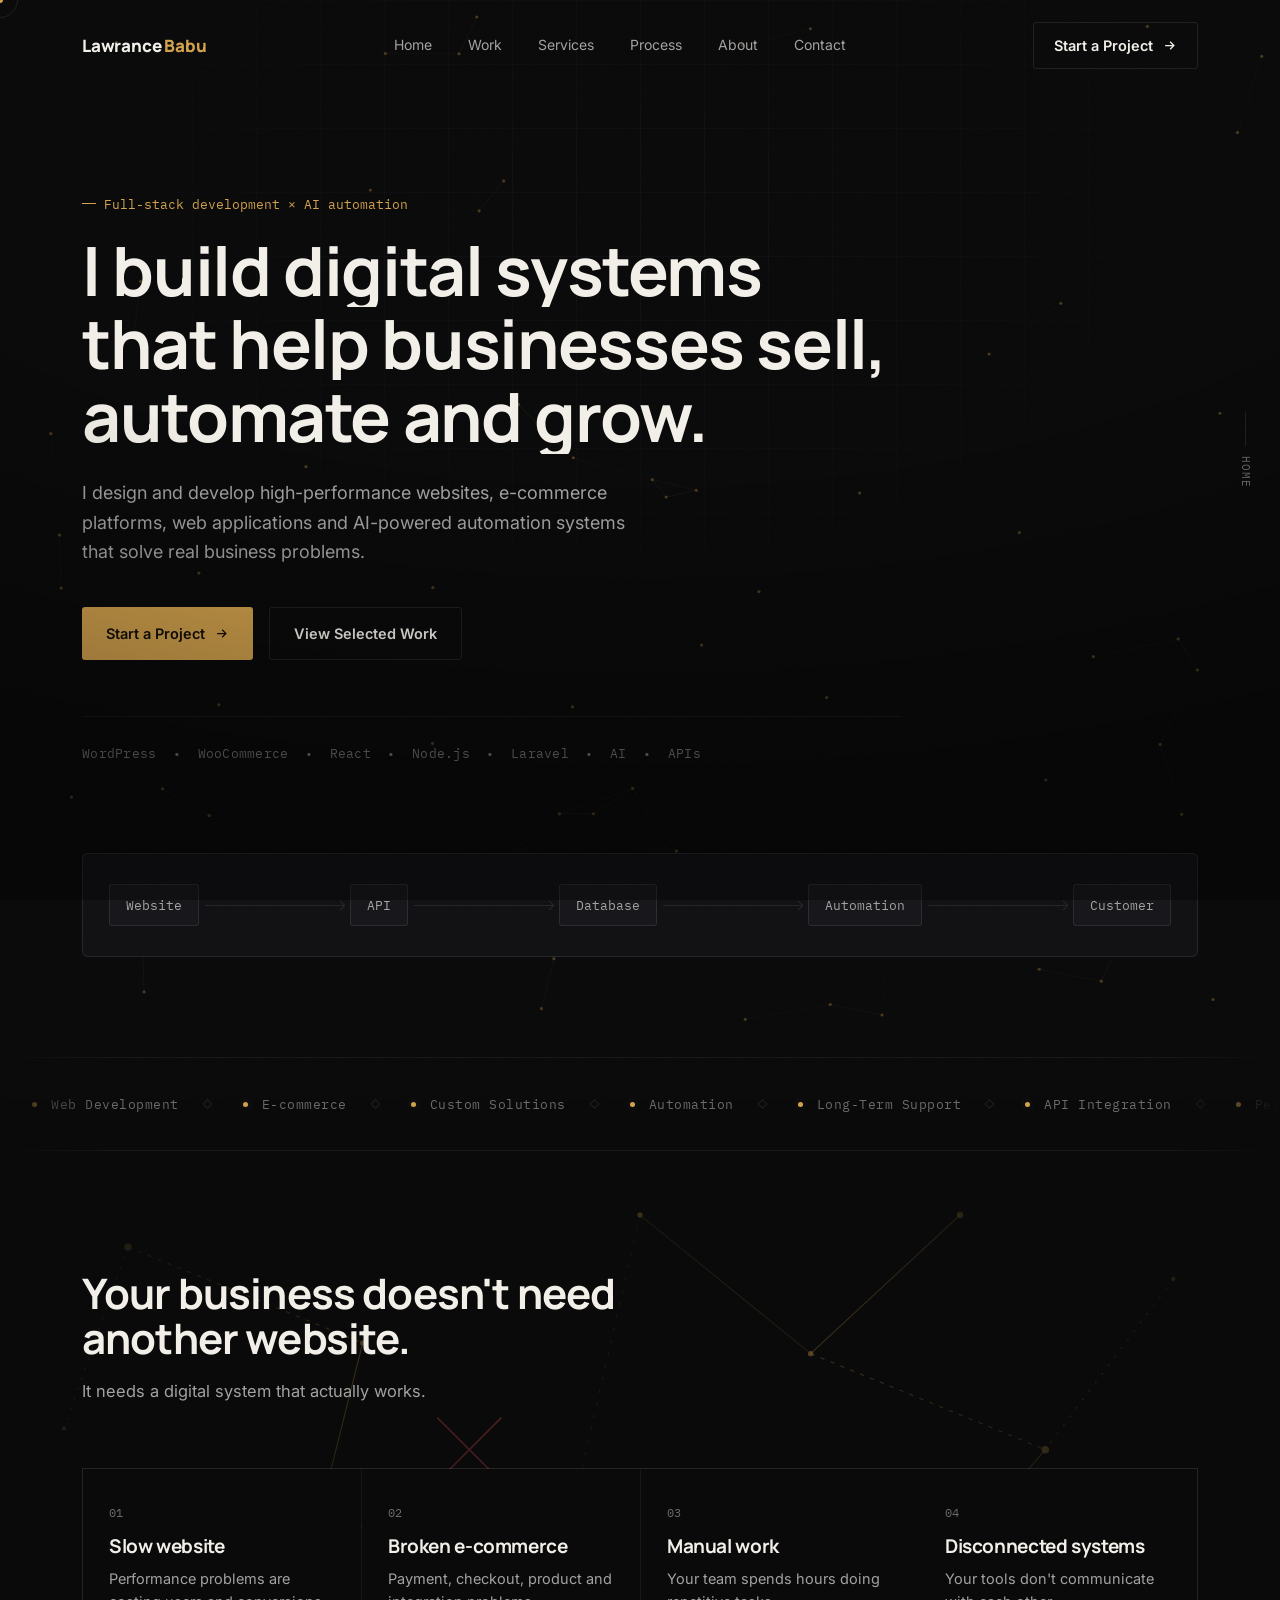
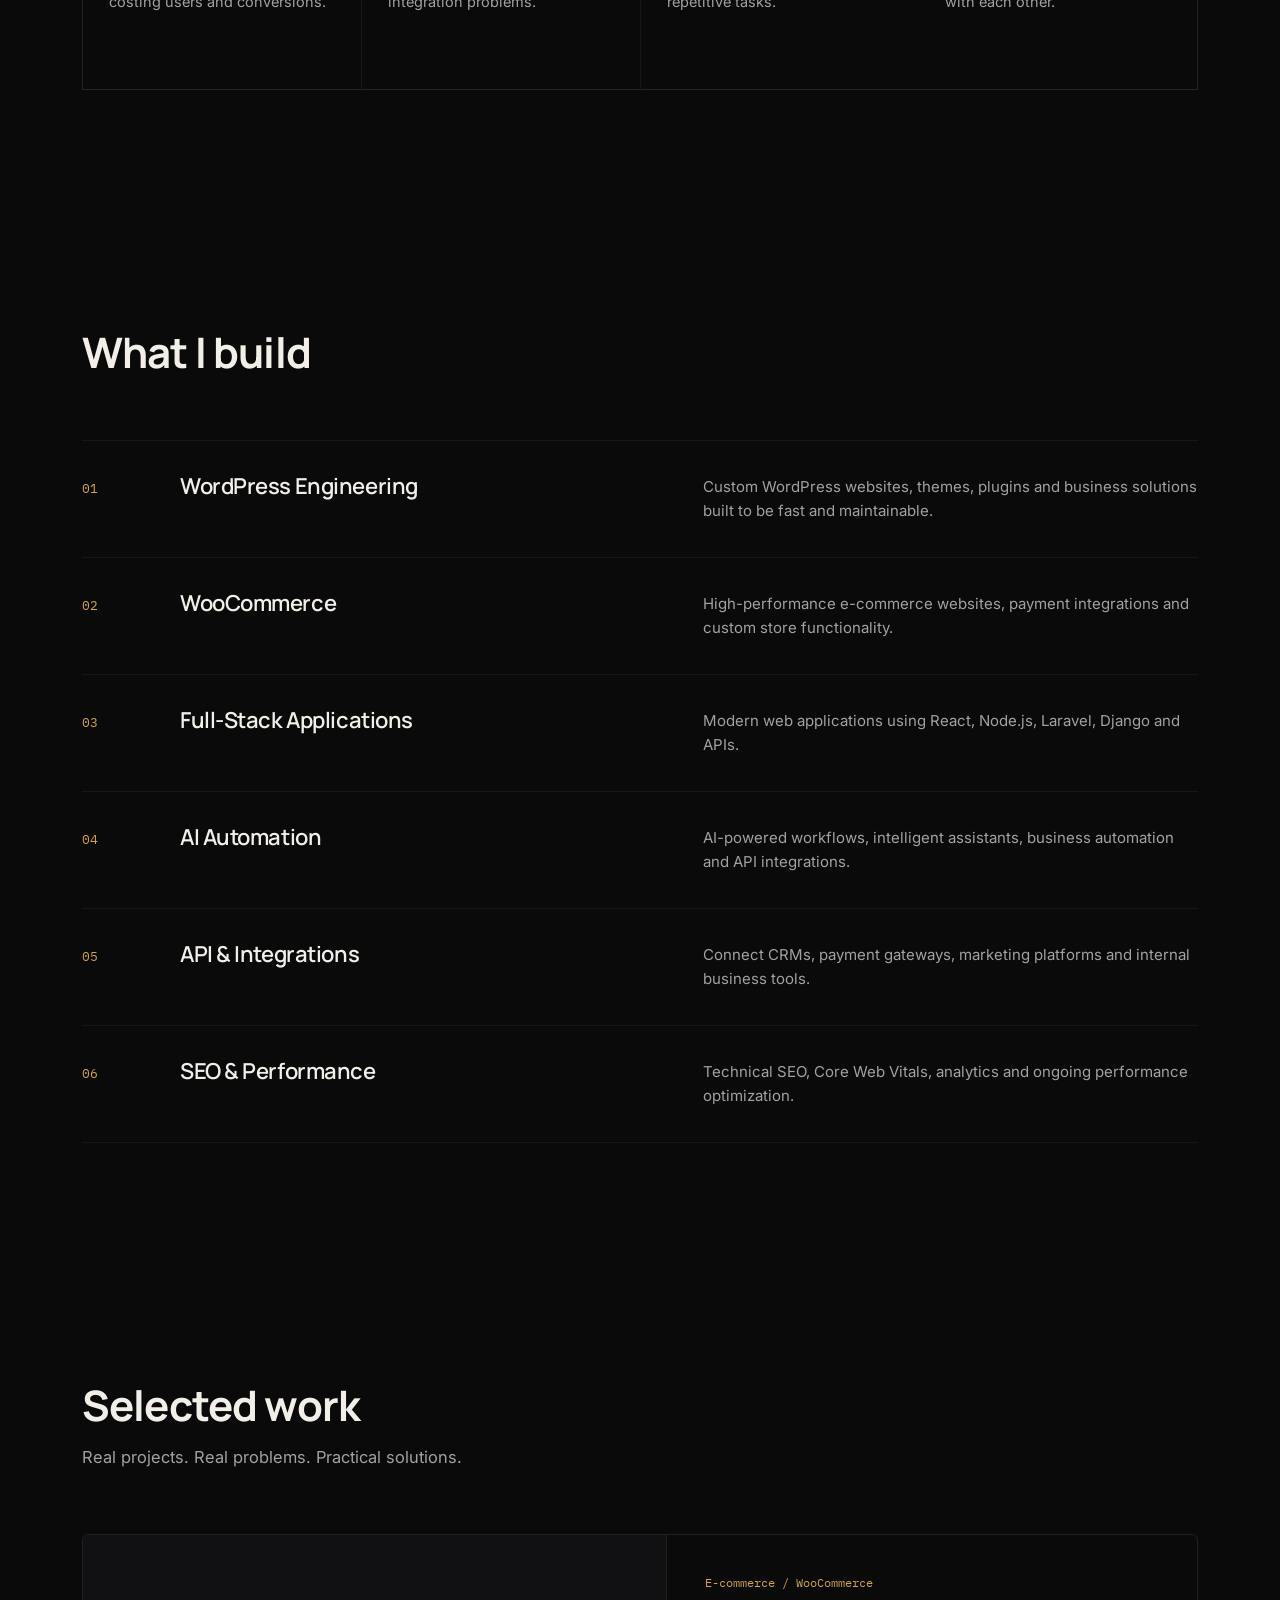
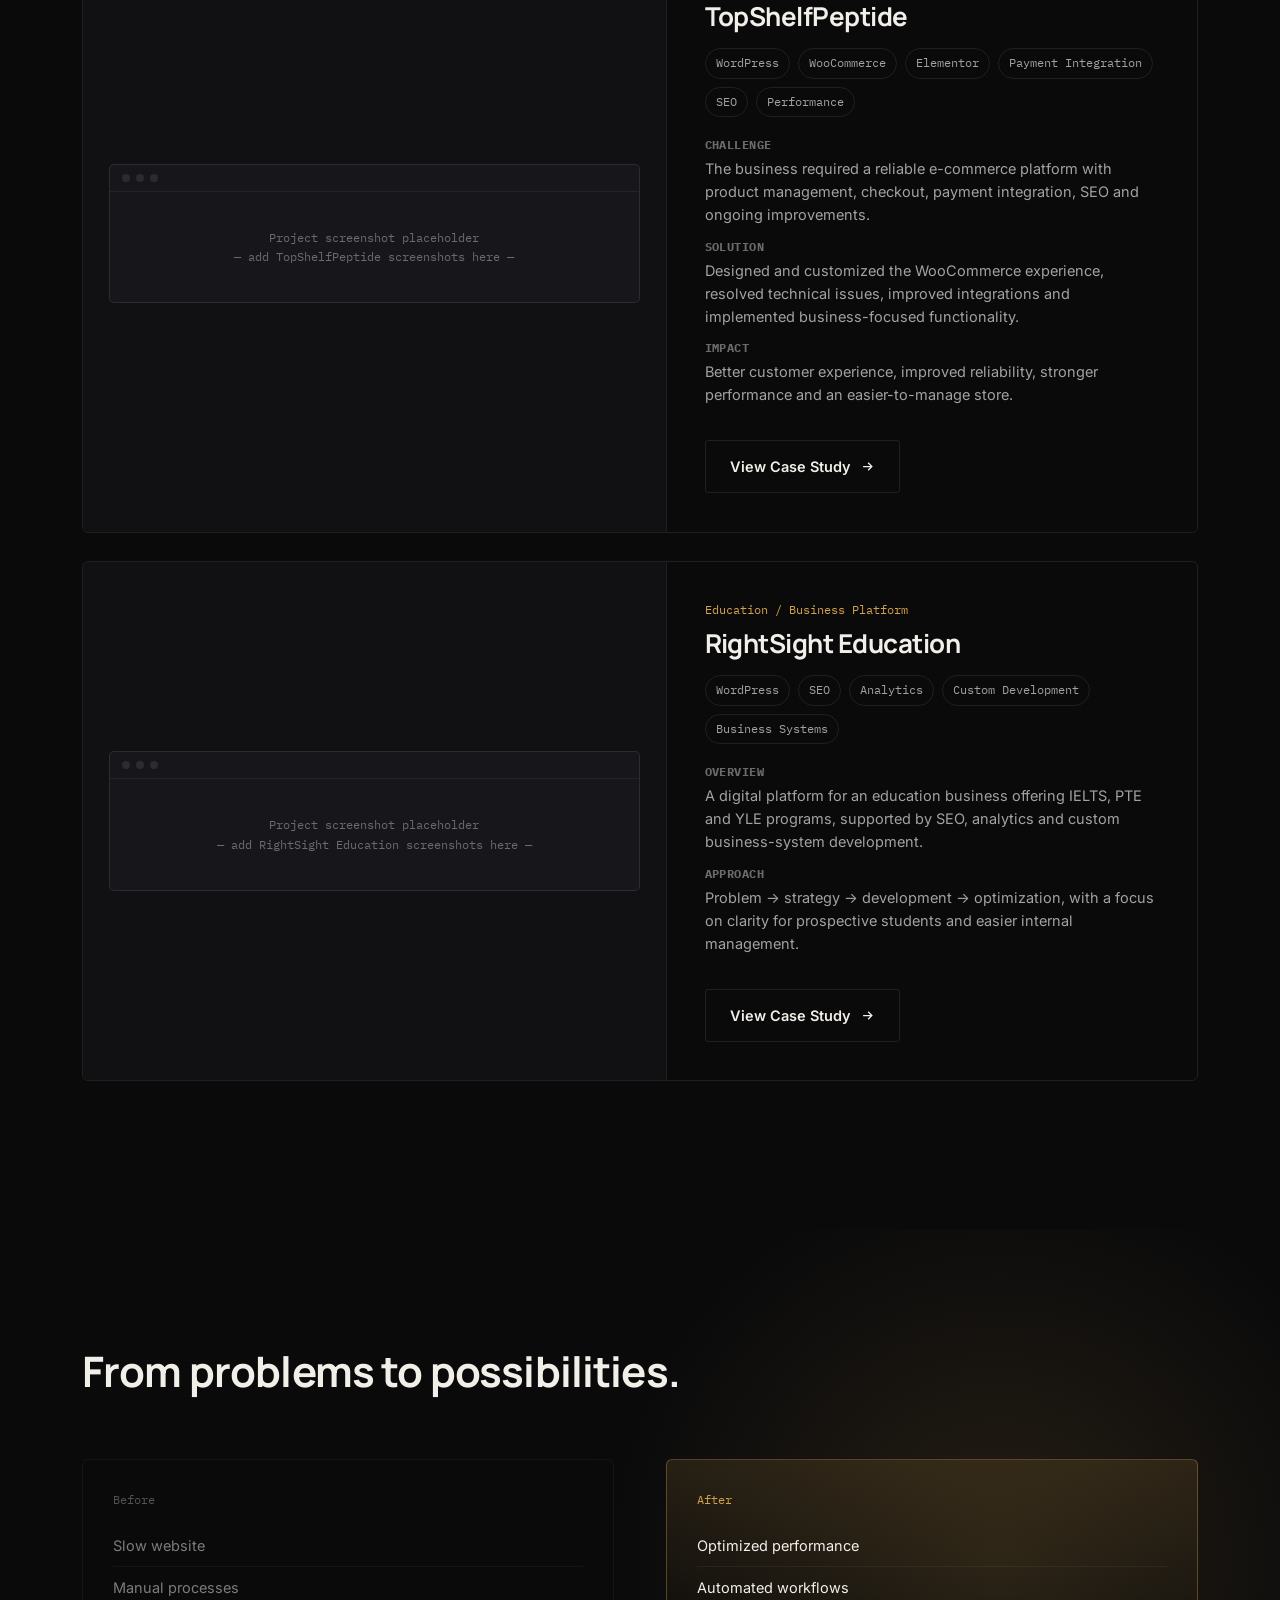
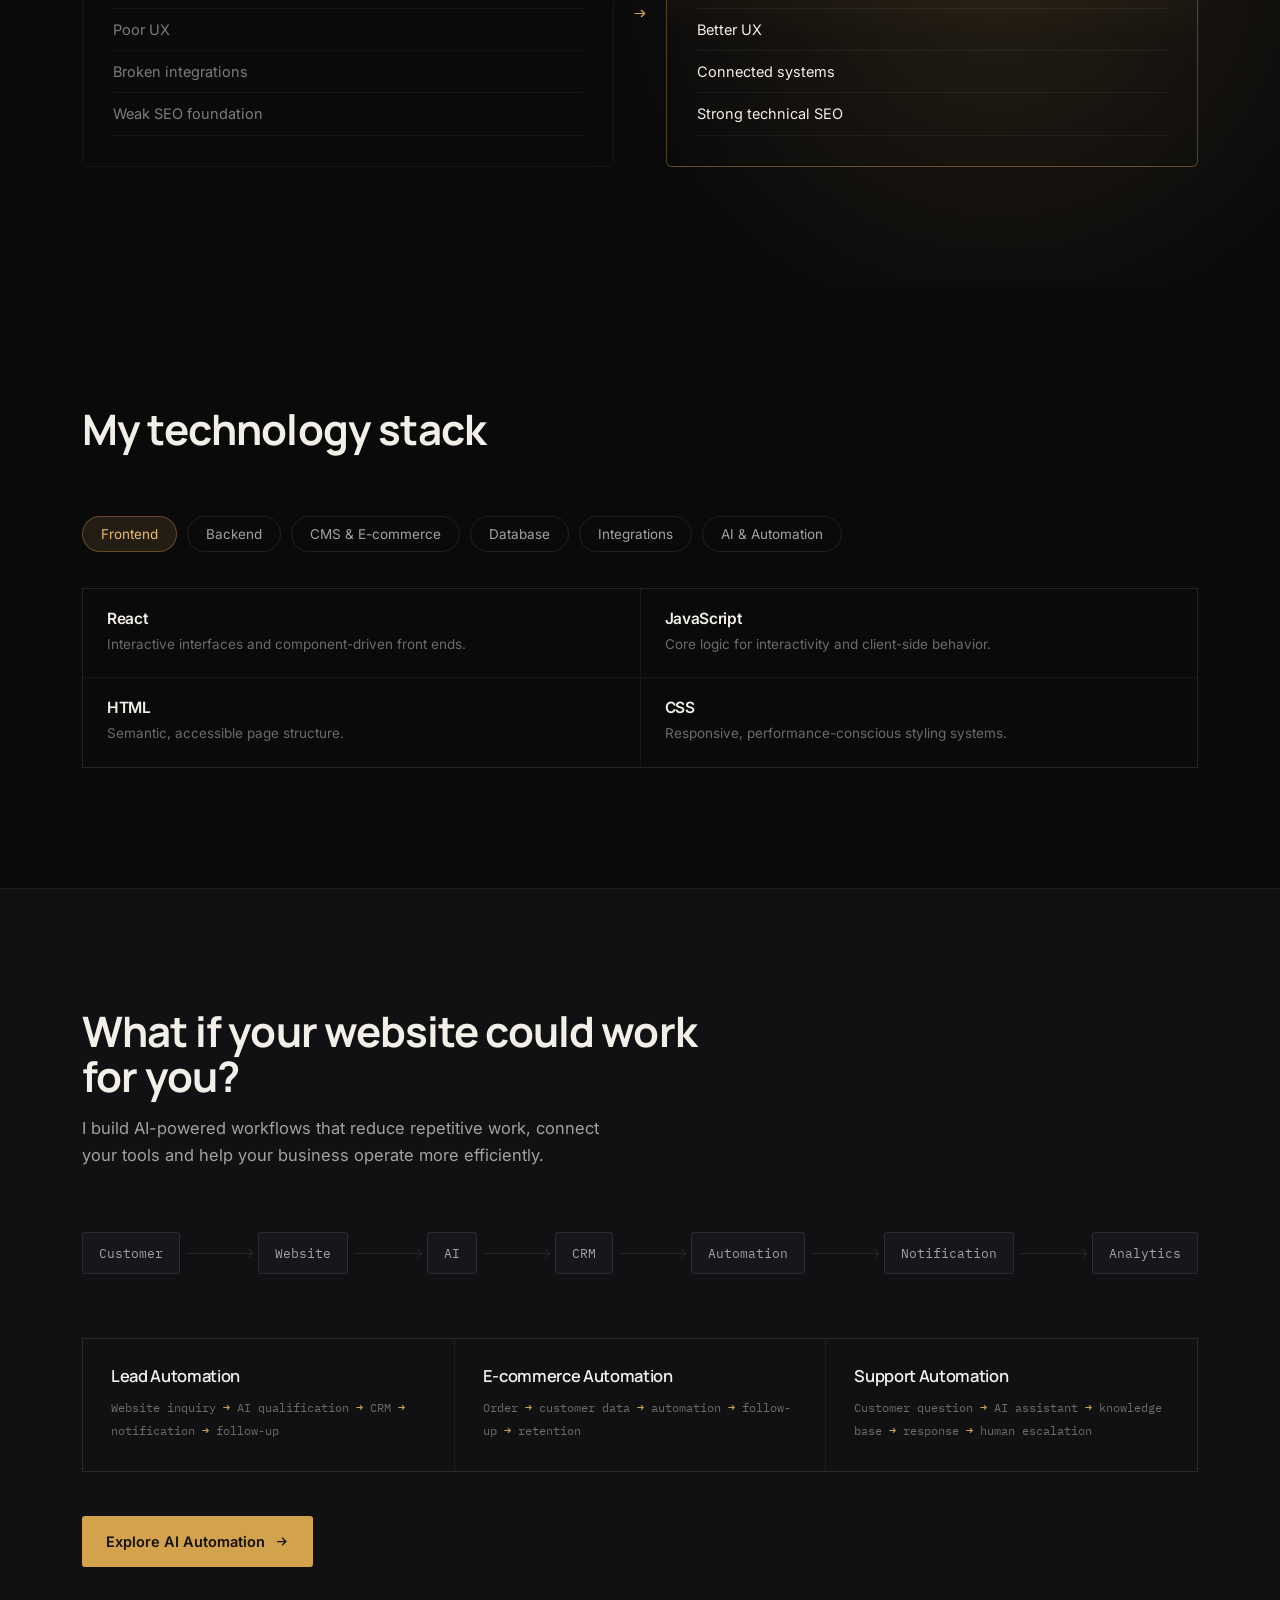
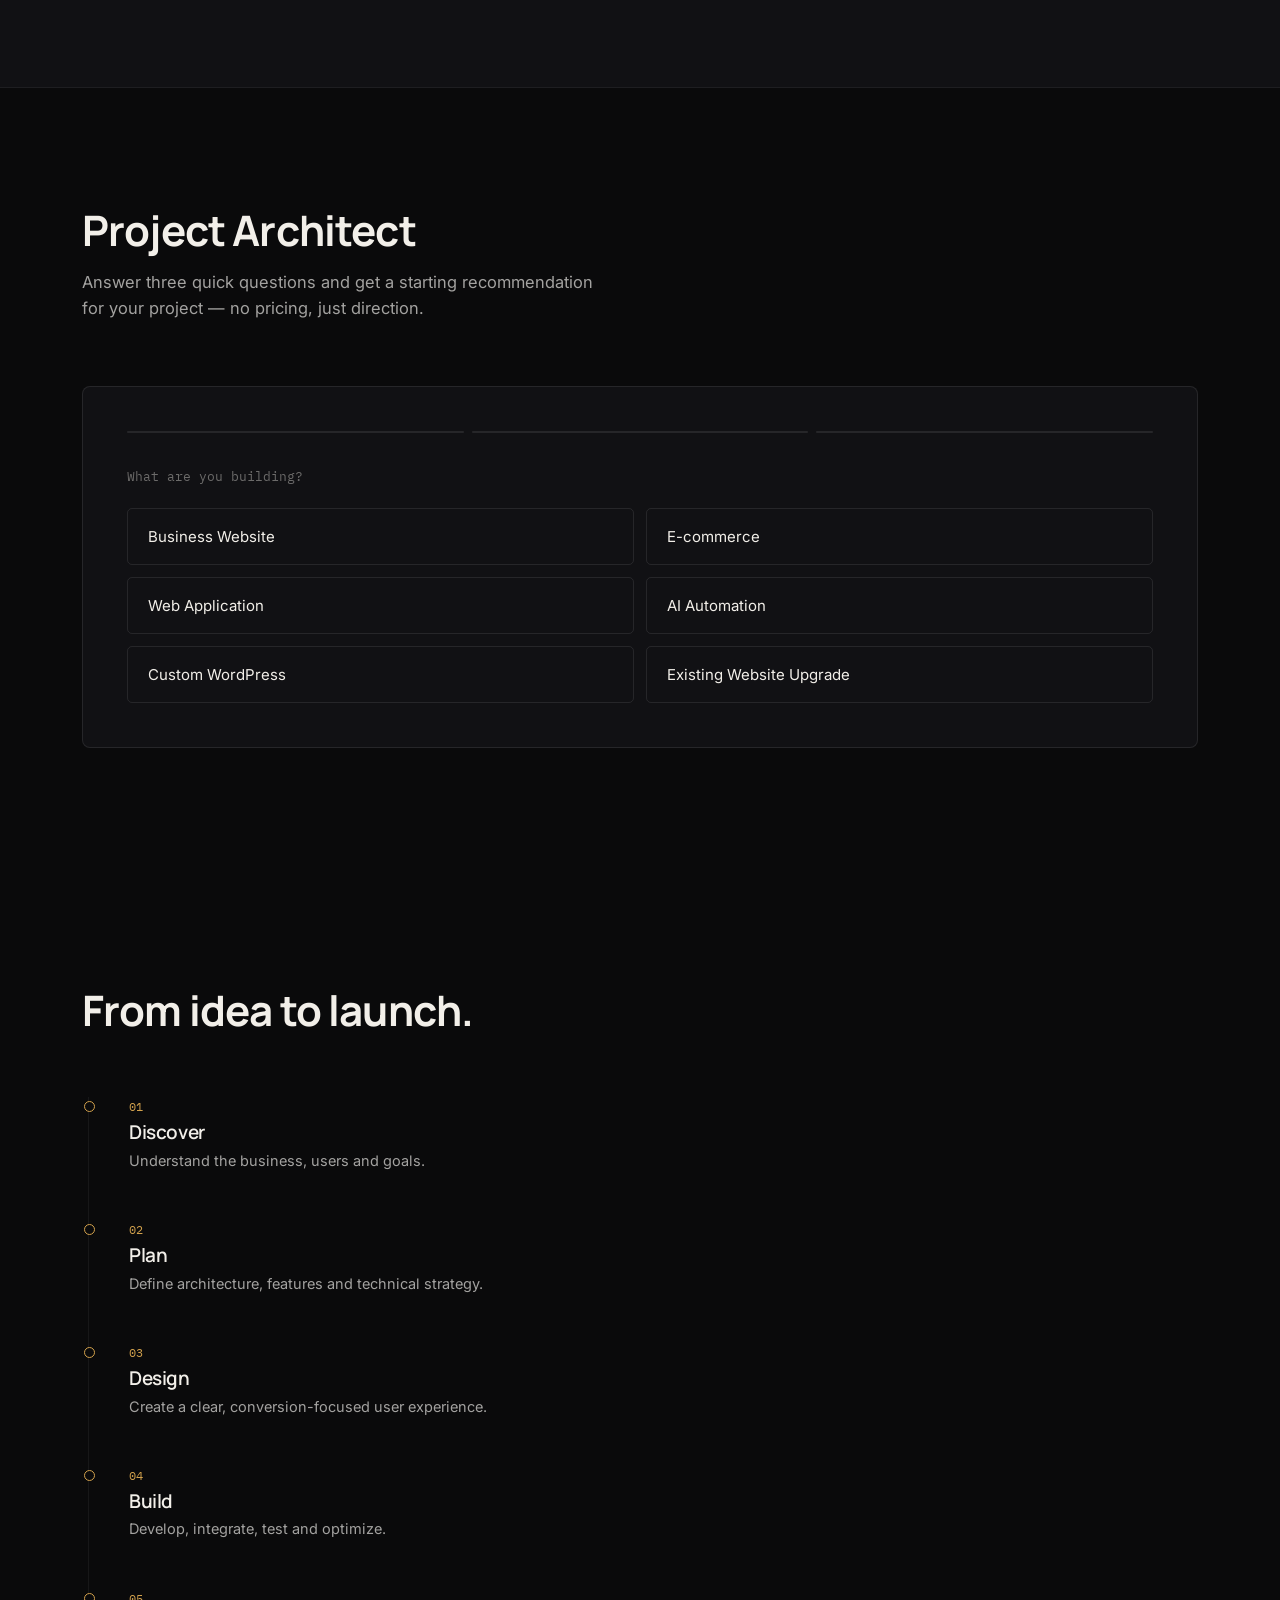
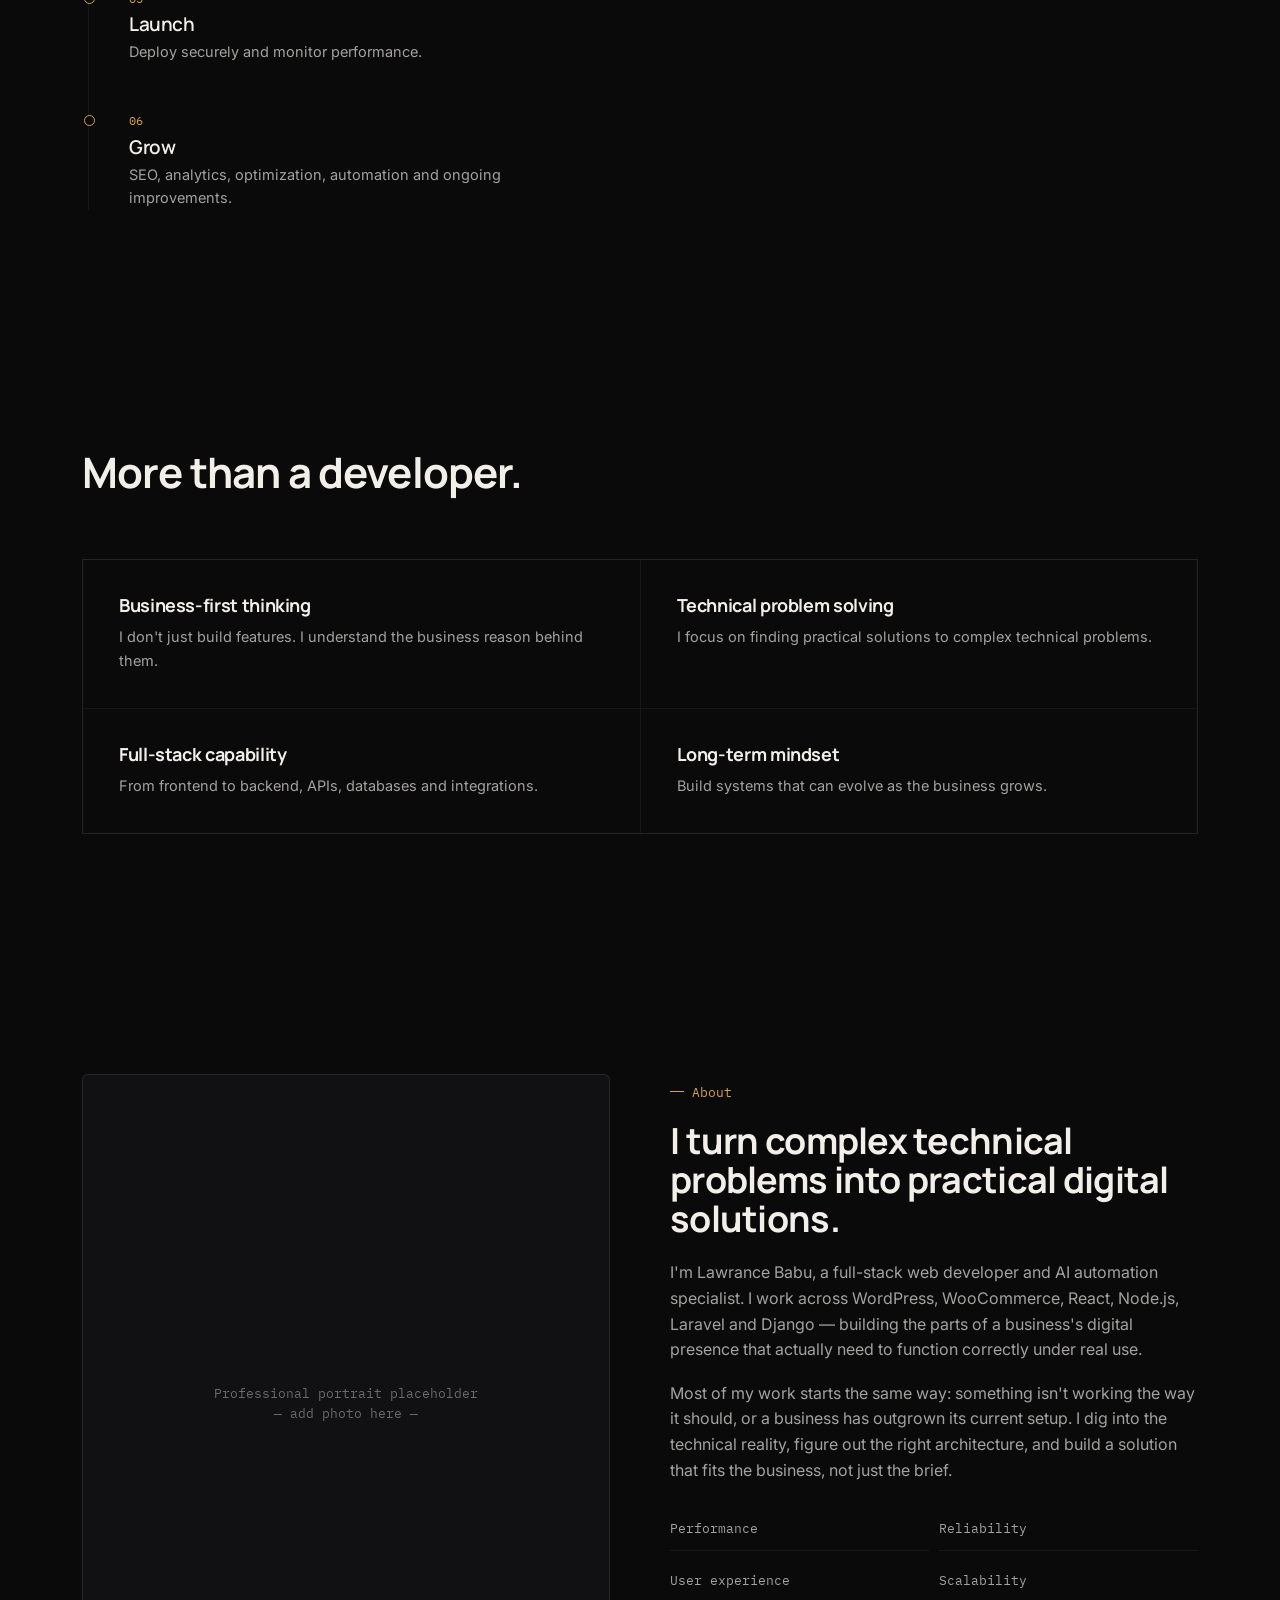
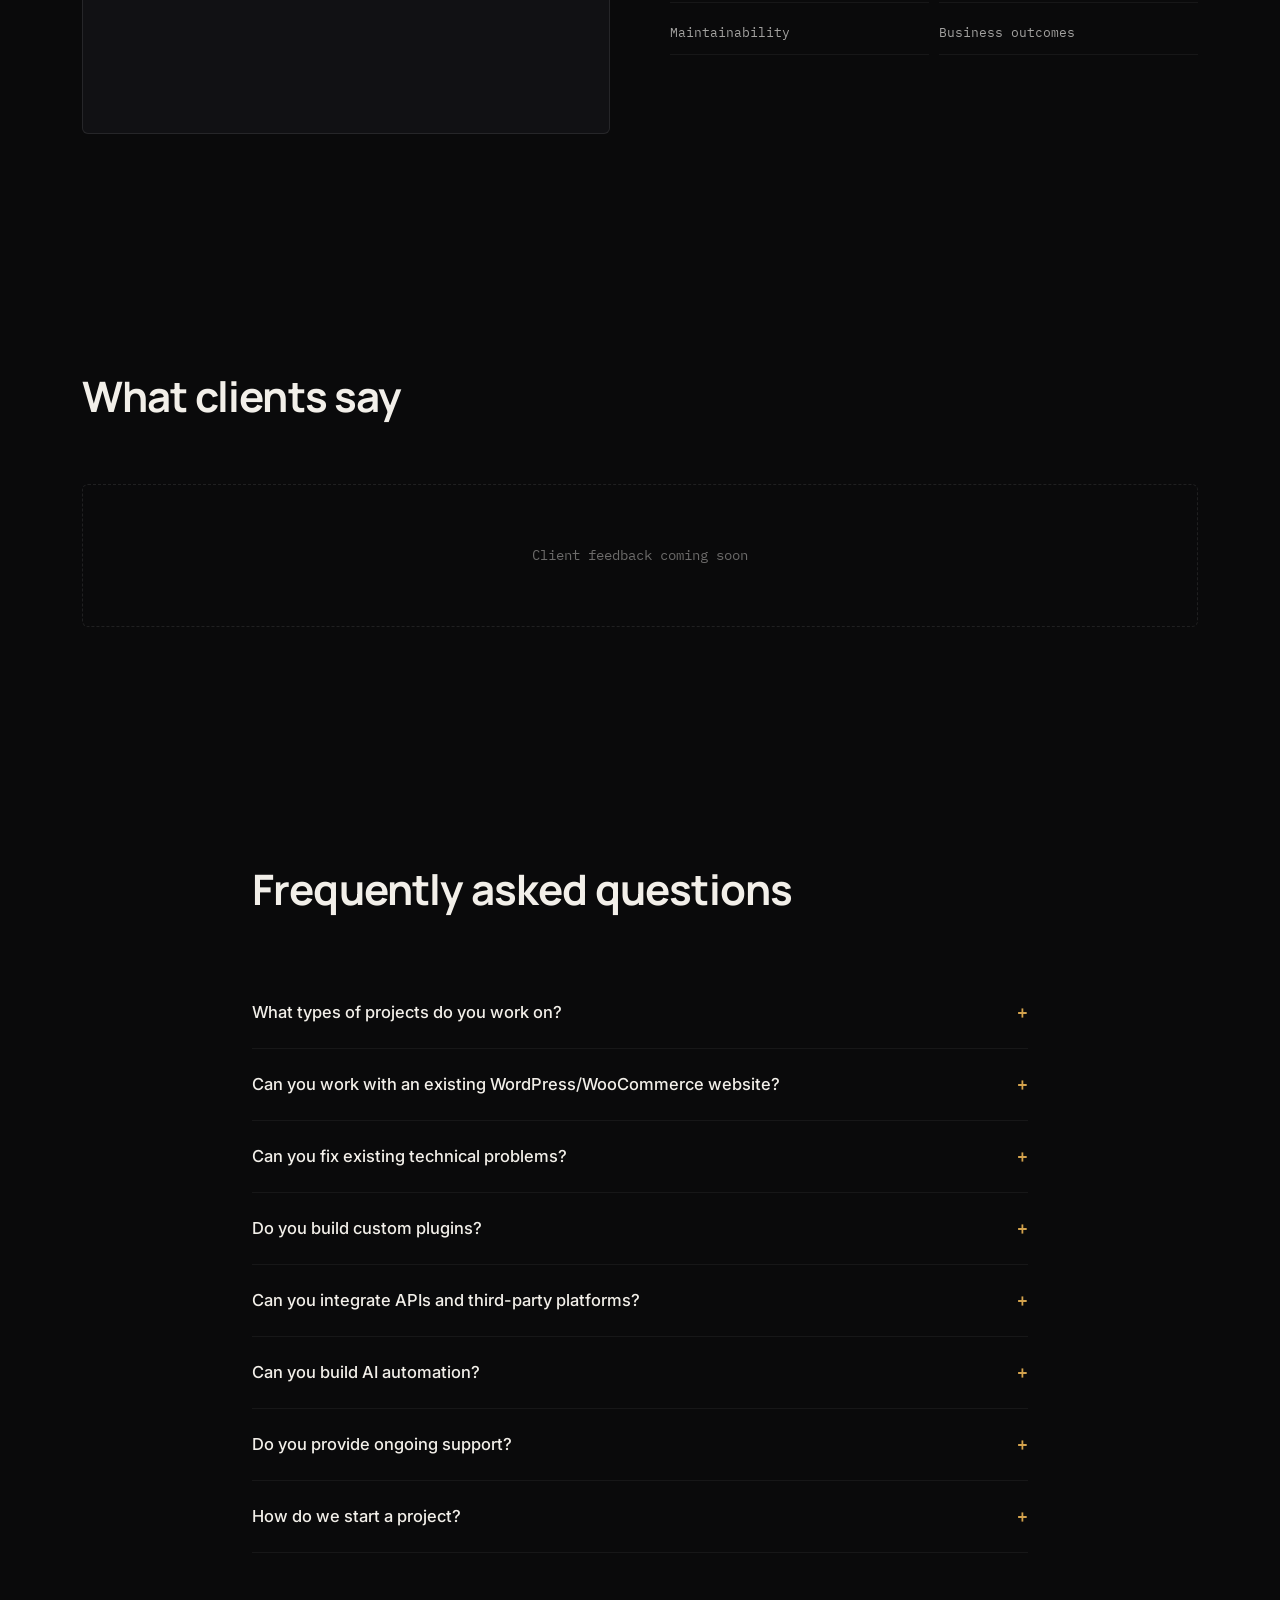
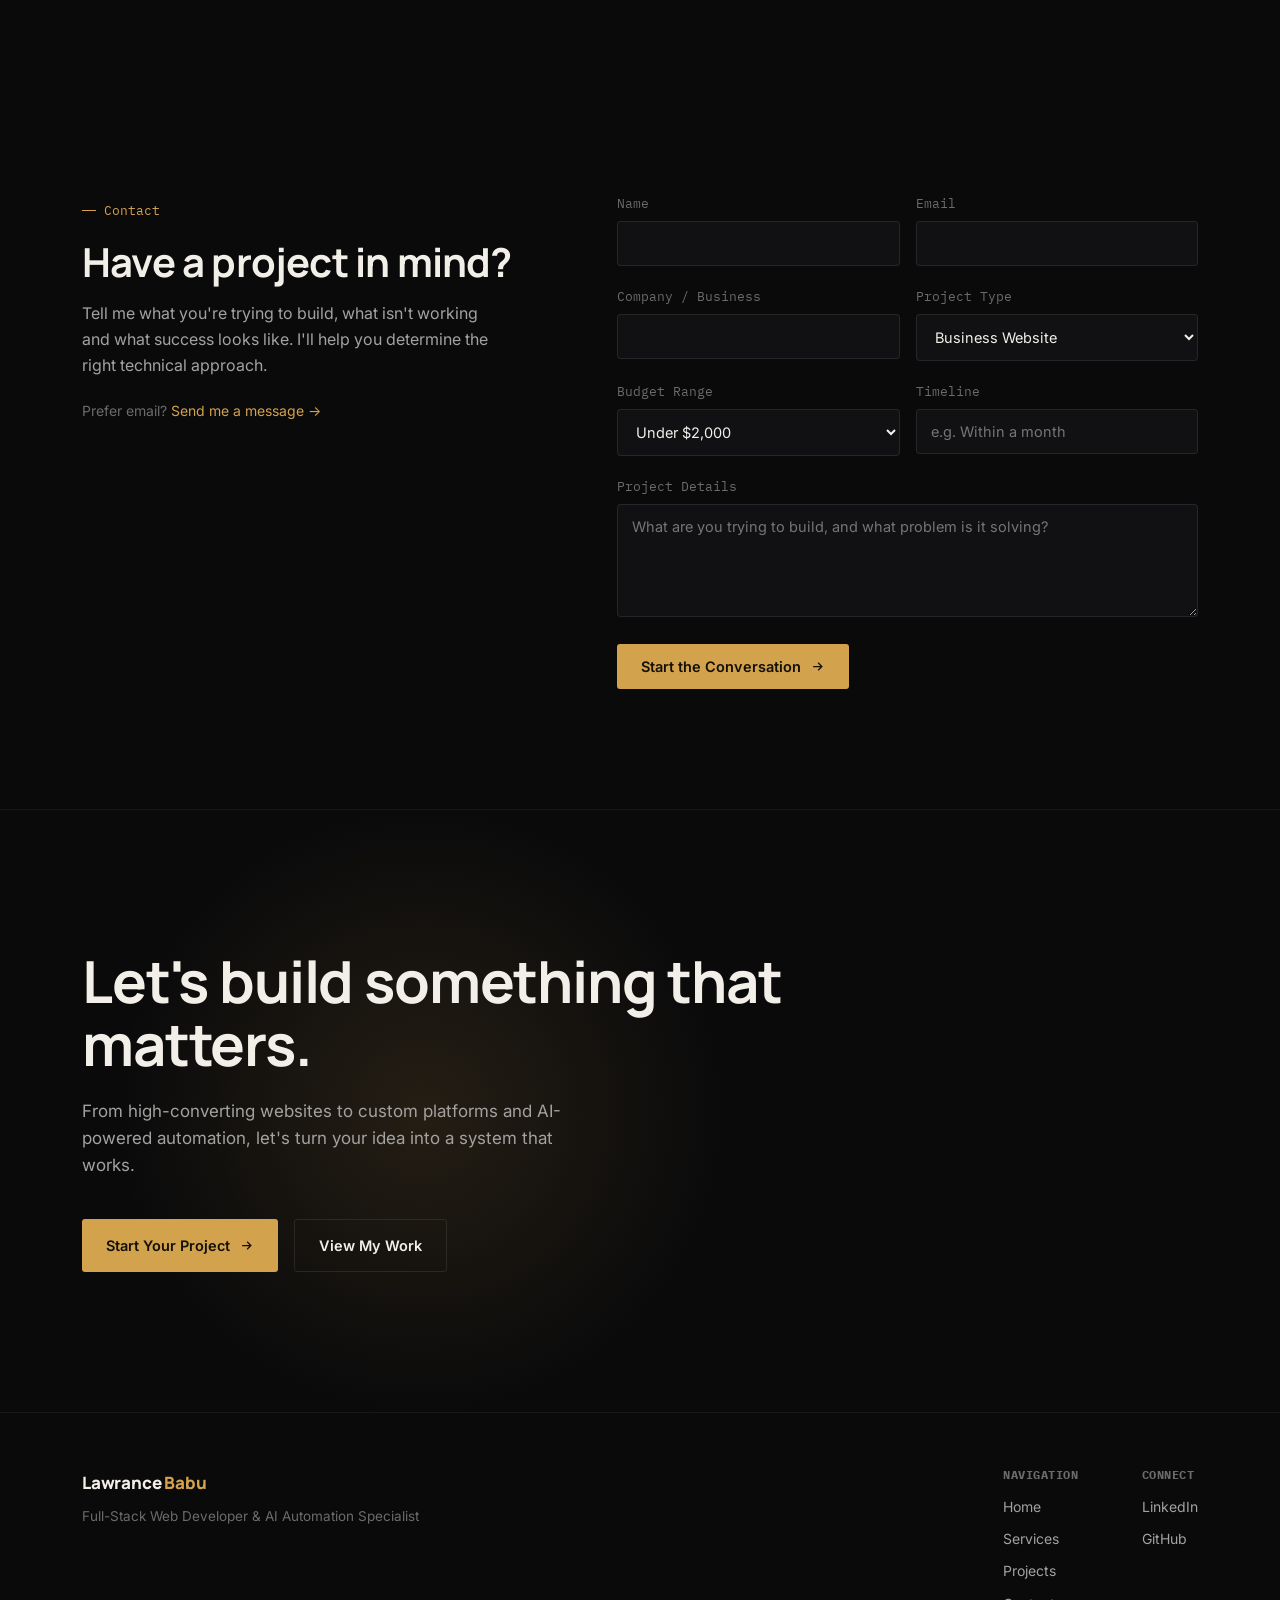
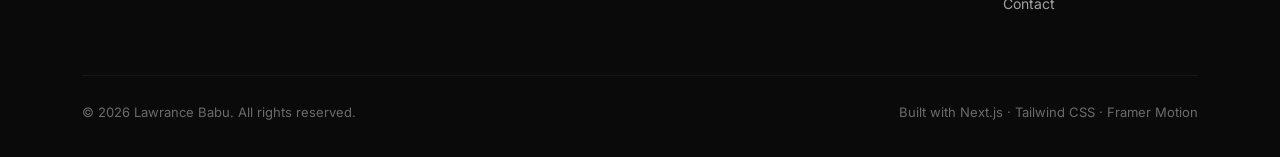
<file: template-source-v2.html>
<!DOCTYPE html>
<html lang="en">
<head>
<meta charset="UTF-8">
<meta name="viewport" content="width=device-width, initial-scale=1.0">
<title>Lawrance Babu | Full-Stack Web Developer & AI Automation Specialist</title>
<meta name="description" content="Lawrance Babu builds high-performance websites, WooCommerce stores, custom web applications and AI-powered automation systems for growing businesses.">
<meta name="robots" content="index, follow">
<link rel="canonical" href="https://www.lawrancebabu.dev/">

<!-- Open Graph -->
<meta property="og:type" content="website">
<meta property="og:site_name" content="Lawrance Babu">
<meta property="og:title" content="Lawrance Babu | Full-Stack Web Developer & AI Automation Specialist">
<meta property="og:description" content="Lawrance Babu builds high-performance websites, WooCommerce stores, custom web applications and AI-powered automation systems for growing businesses.">
<meta property="og:url" content="https://www.lawrancebabu.dev/">
<meta property="og:image" content="https://www.lawrancebabu.dev/og-image.jpg">
<meta property="og:image:width" content="1200">
<meta property="og:image:height" content="630">

<!-- Twitter -->
<meta name="twitter:card" content="summary_large_image">
<meta name="twitter:title" content="Lawrance Babu | Full-Stack Web Developer & AI Automation Specialist">
<meta name="twitter:description" content="Lawrance Babu builds high-performance websites, WooCommerce stores, custom web applications and AI-powered automation systems for growing businesses.">
<meta name="twitter:image" content="https://www.lawrancebabu.dev/og-image.jpg">

<!-- Structured data -->
<script type="application/ld+json">
{
  "@context": "https://schema.org",
  "@type": "Person",
  "name": "Lawrance Babu",
  "jobTitle": "Full-Stack Web Developer & AI Automation Specialist",
  "url": "https://www.lawrancebabu.dev/",
  "sameAs": [
    "https://www.linkedin.com/in/REPLACE_ME",
    "https://github.com/REPLACE_ME"
  ],
  "knowsAbout": ["WordPress", "WooCommerce", "React", "Node.js", "Laravel", "Django", "API Development", "AI Automation", "SEO"]
}
</script>
<script type="application/ld+json">
{
  "@context": "https://schema.org",
  "@type": "ProfessionalService",
  "name": "Lawrance Babu — Web Development & AI Automation",
  "url": "https://www.lawrancebabu.dev/",
  "description": "Full-stack web development, WooCommerce, custom WordPress solutions and AI-powered automation for growing businesses.",
  "areaServed": ["US", "GB", "CA", "AU", "EU"],
  "serviceType": ["WordPress Development", "WooCommerce Development", "Full-Stack Web Development", "AI Automation", "API Integration", "SEO & Performance Optimization"]
}
</script>
<script type="application/ld+json">
{
  "@context": "https://schema.org",
  "@type": "WebSite",
  "name": "Lawrance Babu",
  "url": "https://www.lawrancebabu.dev/"
}
</script>

<link rel="preconnect" href="https://fonts.googleapis.com">
<link rel="preconnect" href="https://fonts.gstatic.com" crossorigin>
<link href="https://fonts.googleapis.com/css2?family=Manrope:wght@400;500;600;700;800&family=Inter:wght@400;500;600&family=IBM+Plex+Mono:wght@400;500&display=swap" rel="stylesheet">
<style>
  :root{
    --bg: #0a0a0b;
    --bg-raised: #111114;
    --bg-raised-2: #17171b;
    --border: rgba(255,255,255,0.09);
    --border-soft: rgba(255,255,255,0.055);
    --text: #f2efe9;
    --text-dim: #a3a2a0;
    --text-faint: #6c6b6a;
    --accent: #d3a24d;
    --accent-bright: #e8bd6e;
    --accent-dim: rgba(211,162,77,0.13);
    --accent-line: rgba(211,162,77,0.35);
    --serif: 'Manrope', sans-serif;
    --sans: 'Inter', sans-serif;
    --mono: 'IBM Plex Mono', monospace;
    --maxw: 1180px;
    --radius: 3px;
  }
  *{box-sizing:border-box; margin:0; padding:0;}
  html{scroll-behavior:smooth;}
  @media (prefers-reduced-motion: reduce){
    html{scroll-behavior:auto;}
    *{animation-duration:0.001ms !important; animation-iteration-count:1 !important; transition-duration:0.001ms !important; scroll-behavior:auto !important;}
  }
  body{
    background:var(--bg);
    color:var(--text);
    font-family:var(--sans);
    font-size:16px;
    line-height:1.6;
    -webkit-font-smoothing:antialiased;
    overflow-x:hidden;
  }
  ::selection{ background:var(--accent); color:#0a0a0b; }
  a{ color:inherit; text-decoration:none; }
  img{max-width:100%; display:block;}
  button{ font-family:inherit; cursor:pointer; background:none; border:none; color:inherit; }
  .wrap{ max-width:var(--maxw); margin:0 auto; padding:0 32px; }
  section{ position:relative; }
  h1,h2,h3,h4{ font-family:var(--serif); font-weight:700; letter-spacing:-0.02em; line-height:1.08; }
  .eyebrow{
    font-family:var(--mono); font-size:12.5px; color:var(--accent);
    display:inline-flex; align-items:center; gap:8px; margin-bottom:20px;
  }
  .eyebrow::before{ content:''; width:14px; height:1px; background:var(--accent); display:inline-block; }
  .btn{
    display:inline-flex; align-items:center; gap:9px;
    padding:14px 24px; border-radius:var(--radius);
    font-size:14.5px; font-weight:600; font-family:var(--sans);
    transition:transform .35s cubic-bezier(.2,.8,.2,1), background .25s, border-color .25s, color .25s;
    white-space:nowrap;
  }
  .btn-primary{ background:var(--accent); color:#141008; }
  .btn-primary:hover{ background:var(--accent-bright); transform:translateY(-2px); }
  .btn-ghost{ border:1px solid var(--border); color:var(--text); }
  .btn-ghost:hover{ border-color:var(--accent-line); color:var(--accent-bright); transform:translateY(-2px); }
  .btn svg{ width:15px; height:15px; transition:transform .3s; flex-shrink:0; }
  .btn:hover svg{ transform:translateX(3px); }
  .section-pad{ padding:120px 0; }
  @media (max-width:768px){ .section-pad{ padding:76px 0; } .wrap{ padding:0 22px; } }

  .reveal{ opacity:0; transform:translateY(22px); transition:opacity .8s cubic-bezier(.2,.7,.1,1), transform .8s cubic-bezier(.2,.7,.1,1); }
  .reveal.in{ opacity:1; transform:translateY(0); }

  /* ---------- NAV ---------- */
  nav{
    position:fixed; top:0; left:0; right:0; z-index:100;
    padding:22px 0; transition:padding .35s, background .35s, border-color .35s, backdrop-filter .35s;
    border-bottom:1px solid transparent;
  }
  nav.scrolled{
    padding:14px 0; background:rgba(10,10,11,0.78); backdrop-filter:blur(14px);
    border-bottom:1px solid var(--border-soft);
  }
  nav .wrap{ display:flex; align-items:center; justify-content:space-between; }
  .logo{ font-family:var(--serif); font-weight:800; font-size:17px; letter-spacing:-0.01em; }
  .logo span{ color:var(--accent); }
  .nav-links{ display:flex; gap:36px; }
  .nav-links a{ font-size:14px; color:var(--text-dim); transition:color .25s; position:relative; }
  .nav-links a:hover{ color:var(--text); }
  .nav-cta{ display:flex; align-items:center; gap:18px; }
  .nav-cta .btn{ padding:11px 20px; }
  .burger{ display:none; width:22px; height:16px; position:relative; z-index:200; }
  .burger span{ position:absolute; left:0; width:100%; height:1.5px; background:var(--text); transition:.3s; }
  .burger span:nth-child(1){ top:0; } .burger span:nth-child(2){ top:7px; } .burger span:nth-child(3){ top:14px; }
  .burger.open span:nth-child(1){ transform:translateY(7px) rotate(45deg); }
  .burger.open span:nth-child(2){ opacity:0; }
  .burger.open span:nth-child(3){ transform:translateY(-7px) rotate(-45deg); }
  .mobile-menu{
    position:fixed; inset:0; background:#0a0a0b; z-index:150;
    display:flex; flex-direction:column; justify-content:center; gap:26px; padding:32px;
    transform:translateY(-100%); transition:transform .5s cubic-bezier(.2,.8,.2,1);
  }
  .mobile-menu.open{ transform:translateY(0); }
  .mobile-menu a{ font-family:var(--serif); font-size:30px; font-weight:700; }
  @media (max-width:860px){
    .nav-links{ display:none; }
    .nav-cta .btn-ghost, .nav-cta a.btn-ghost{ display:none; }
    .burger{ display:block; }
  }

  /* ---------- HERO ---------- */
  .hero{ padding:186px 0 100px; position:relative; overflow:hidden; }
  .hero-grid-bg{
    position:absolute; inset:0; z-index:0; opacity:0.5;
    background-image:
      linear-gradient(var(--border-soft) 1px, transparent 1px),
      linear-gradient(90deg, var(--border-soft) 1px, transparent 1px);
    background-size:64px 64px;
    mask-image:radial-gradient(ellipse 70% 60% at 50% 20%, black 10%, transparent 75%);
  }
  .hero-content{ position:relative; z-index:2; max-width:820px; }
  .hero h1{ font-size:clamp(38px,5.4vw,68px); }
  .hero p.lead{ font-size:18px; color:var(--text-dim); max-width:560px; margin-top:24px; line-height:1.65; }
  .hero-btns{ display:flex; gap:16px; margin-top:40px; flex-wrap:wrap; }
  .hero-stack{
    margin-top:56px; padding-top:26px; border-top:1px solid var(--border-soft);
    font-family:var(--mono); font-size:12.5px; color:var(--text-faint); letter-spacing:0.02em;
  }
  .hero-visual{
    position:relative; z-index:2; margin-top:90px;
    border:1px solid var(--border); border-radius:6px; background:var(--bg-raised);
    padding:30px 26px; overflow-x:auto;
  }
  .flow-row{ display:flex; align-items:center; gap:0; min-width:640px; }
  .flow-node{
    font-family:var(--mono); font-size:12.5px; padding:10px 16px; border:1px solid var(--border);
    border-radius:3px; background:var(--bg-raised-2); color:var(--text-dim); white-space:nowrap;
    transition:border-color .3s, color .3s;
  }
  .flow-row.animate .flow-node.lit{ border-color:var(--accent-line); color:var(--accent-bright); }
  .flow-arrow{ flex:1; height:1px; background:var(--border); position:relative; margin:0 6px; min-width:24px; }
  .flow-arrow::after{ content:''; position:absolute; right:0; top:-3px; width:6px; height:6px; border-top:1px solid var(--border); border-right:1px solid var(--border); transform:rotate(45deg); }

  /* ---------- TRUST BAR ---------- */
  .trust-bar{
    border-top:1px solid var(--border-soft); border-bottom:1px solid var(--border-soft); padding:36px 0;
    overflow:hidden; position:relative;
    -webkit-mask-image:linear-gradient(90deg, transparent 0, black 8%, black 92%, transparent 100%);
    mask-image:linear-gradient(90deg, transparent 0, black 8%, black 92%, transparent 100%);
  }
  .trust-track{ display:flex; gap:0; white-space:nowrap; animation:scroll-marquee 34s linear infinite; width:max-content; }
  .trust-bar:hover .trust-track{ animation-play-state:paused; }
  @media (prefers-reduced-motion: reduce){ .trust-track{ animation:none; } }
  @keyframes scroll-marquee{ from{ transform:translateX(0);} to{ transform:translateX(-50%);} }
  .trust-set{ display:flex; gap:0; flex-shrink:0; }
  .trust-item{
    font-family:var(--mono); font-size:12.5px; letter-spacing:0.04em; color:var(--text-faint);
    display:flex; align-items:center; gap:14px; padding:0 32px; position:relative; transition:color .3s;
  }
  .trust-item:hover{ color:var(--accent-bright); }
  .trust-item::after{ content:''; position:absolute; right:0; top:50%; transform:translateY(-50%) rotate(45deg); width:5px; height:5px; border:1px solid var(--border); }
  .trust-item .dot{ width:5px; height:5px; border-radius:50%; background:var(--accent); flex-shrink:0; box-shadow:0 0 8px 1px var(--accent-dim); }

  /* ---------- SECTION HEADS ---------- */
  .head{ max-width:640px; margin-bottom:64px; }
  .head h2{ font-size:clamp(28px,3.6vw,42px); }
  .head p{ color:var(--text-dim); font-size:16.5px; margin-top:16px; max-width:520px; }

  /* ---------- PROBLEM CARDS ---------- */
  .problem-grid{ display:grid; grid-template-columns:repeat(4,1fr); gap:1px; background:var(--border-soft); border:1px solid var(--border-soft); }
  @media (max-width:900px){ .problem-grid{ grid-template-columns:repeat(2,1fr); } }
  @media (max-width:560px){ .problem-grid{ grid-template-columns:1fr; } }
  .problem-card{ background:var(--bg); padding:34px 26px; transition:background .3s; position:relative; min-height:220px; display:flex; flex-direction:column; justify-content:space-between; }
  .problem-card:hover{ background:var(--bg-raised); }
  .problem-card h3{ font-size:19px; margin-top:14px; }
  .problem-card p{ color:var(--text-dim); font-size:14.5px; margin-top:10px; }
  .problem-card .fix{ margin-top:20px; font-family:var(--mono); font-size:12px; color:var(--accent); opacity:0; transform:translateY(6px); transition:.3s; }
  .problem-card:hover .fix{ opacity:1; transform:translateY(0); }
  .problem-num{ font-family:var(--mono); font-size:12px; color:var(--text-faint); }

  /* ---------- SERVICES ---------- */
  .services-list{ border-top:1px solid var(--border-soft); }
  .service-row{
    display:grid; grid-template-columns:70px 1fr 1fr; gap:28px; align-items:start;
    padding:34px 0; border-bottom:1px solid var(--border-soft); transition:padding-left .3s;
  }
  .service-row:hover{ padding-left:10px; }
  .service-row .snum{ font-family:var(--mono); font-size:13px; color:var(--accent); padding-top:4px; }
  .service-row h3{ font-size:22px; font-weight:600; }
  .service-row p{ color:var(--text-dim); font-size:15px; }
  @media (max-width:760px){ .service-row{ grid-template-columns:40px 1fr; } .service-row p{ grid-column:2; } }

  /* ---------- PROJECTS ---------- */
  .project-card{
    border:1px solid var(--border); border-radius:6px; overflow:hidden; margin-bottom:28px;
    display:grid; grid-template-columns:1.1fr 1fr;
  }
  @media (max-width:860px){ .project-card{ grid-template-columns:1fr; } }
  .project-visual{
    background:var(--bg-raised); position:relative; min-height:320px;
    display:flex; align-items:center; justify-content:center; padding:26px;
    border-right:1px solid var(--border-soft);
  }
  @media (max-width:860px){ .project-visual{ border-right:none; border-bottom:1px solid var(--border-soft); } }
  .browser-frame{ width:100%; border:1px solid var(--border); border-radius:5px; background:var(--bg-raised-2); overflow:hidden; }
  .browser-bar{ display:flex; gap:6px; padding:9px 12px; border-bottom:1px solid var(--border-soft); }
  .browser-bar span{ width:8px; height:8px; border-radius:50%; background:var(--border); }
  .browser-body{ padding:36px 22px; text-align:center; font-family:var(--mono); font-size:12px; color:var(--text-faint); }
  .project-info{ padding:38px; display:flex; flex-direction:column; }
  .project-info .cat{ font-family:var(--mono); font-size:12px; color:var(--accent); }
  .project-info h3{ font-size:26px; margin-top:10px; }
  .tech-tags{ display:flex; flex-wrap:wrap; gap:8px; margin:18px 0 22px; }
  .tech-tag{ font-family:var(--mono); font-size:11.5px; padding:5px 10px; border:1px solid var(--border); border-radius:20px; color:var(--text-dim); }
  .cs-block{ margin-bottom:14px; }
  .cs-block h4{ font-size:12px; font-family:var(--mono); color:var(--text-faint); margin-bottom:5px; text-transform:uppercase; letter-spacing:0.04em; }
  .cs-block p{ font-size:14.5px; color:var(--text-dim); }
  .project-info .btn{ margin-top:20px; align-self:flex-start; }

  /* ---------- BEFORE/AFTER ---------- */
  .ba-wrap{ display:grid; grid-template-columns:1fr auto 1fr; gap:20px; align-items:center; }
  @media (max-width:760px){ .ba-wrap{ grid-template-columns:1fr; } .ba-arrow{ transform:rotate(90deg); margin:0 auto;} }
  .ba-col{ border:1px solid var(--border-soft); border-radius:6px; padding:30px; }
  .ba-col.before{ opacity:0.75; }
  .ba-col.after{ border-color:var(--accent-line); background:linear-gradient(180deg, var(--accent-dim), transparent 60%); }
  .ba-label{ font-family:var(--mono); font-size:12px; color:var(--text-faint); margin-bottom:16px; }
  .ba-col.after .ba-label{ color:var(--accent); }
  .ba-col li{ list-style:none; padding:9px 0; font-size:14.5px; color:var(--text-dim); border-bottom:1px solid var(--border-soft); }
  .ba-col.after li{ color:var(--text); }
  .ba-arrow{ font-family:var(--mono); color:var(--accent); font-size:20px; }

  /* ---------- TECH STACK ---------- */
  .tech-tabs{ display:flex; flex-wrap:wrap; gap:10px; margin-bottom:36px; }
  .tech-tab{ padding:9px 18px; border:1px solid var(--border); border-radius:20px; font-size:13.5px; color:var(--text-dim); transition:.25s; }
  .tech-tab.active, .tech-tab:hover{ border-color:var(--accent-line); color:var(--accent-bright); background:var(--accent-dim); }
  .tech-panel{ display:none; }
  .tech-panel.active{ display:grid; grid-template-columns:repeat(2,1fr); gap:1px; background:var(--border-soft); border:1px solid var(--border-soft); }
  @media (max-width:640px){ .tech-panel.active{ grid-template-columns:1fr; } }
  .tech-item{ background:var(--bg); padding:22px 24px; }
  .tech-item h3{ font-family:var(--sans); font-size:15.5px; font-weight:600; }
  .tech-item p{ font-size:13.5px; color:var(--text-faint); margin-top:6px; }

  /* ---------- AI AUTOMATION ---------- */
  .automation-band{ background:var(--bg-raised); border-top:1px solid var(--border-soft); border-bottom:1px solid var(--border-soft); }
  .auto-flow{ display:flex; align-items:center; gap:0; overflow-x:auto; margin:48px 0 56px; padding-bottom:8px; }
  .auto-flow .flow-node{ background:var(--bg-raised-2); }
  .auto-cards{ display:grid; grid-template-columns:repeat(3,1fr); gap:1px; background:var(--border-soft); border:1px solid var(--border-soft); }
  @media (max-width:860px){ .auto-cards{ grid-template-columns:1fr; } }
  .auto-card{ background:var(--bg-raised); padding:28px; }
  .auto-card h3{ font-size:16.5px; font-weight:600; margin-bottom:12px; }
  .auto-card .path{ font-family:var(--mono); font-size:12px; color:var(--text-faint); line-height:1.9; }
  .auto-card .path b{ color:var(--accent); font-weight:500; }

  /* ---------- PROJECT ARCHITECT ---------- */
  .architect{ border:1px solid var(--border); border-radius:8px; padding:44px; background:var(--bg-raised); }
  @media (max-width:640px){ .architect{ padding:26px; } }
  .arch-step{ display:none; }
  .arch-step.active{ display:block; }
  .arch-progress{ display:flex; gap:8px; margin-bottom:34px; }
  .arch-progress span{ height:2px; flex:1; background:var(--border); border-radius:2px; overflow:hidden; }
  .arch-progress span i{ display:block; height:100%; width:0; background:var(--accent); transition:width .4s; }
  .arch-progress span.done i{ width:100%; }
  .arch-q{ font-size:13px; font-family:var(--mono); color:var(--text-faint); margin-bottom:20px; }
  .arch-options{ display:grid; grid-template-columns:repeat(2,1fr); gap:12px; }
  @media (max-width:560px){ .arch-options{ grid-template-columns:1fr; } }
  .arch-opt{ text-align:left; padding:18px 20px; border:1px solid var(--border); border-radius:5px; font-size:15px; transition:.25s; }
  .arch-opt:hover{ border-color:var(--accent-line); background:var(--accent-dim); color:var(--accent-bright); }
  .arch-opt.selected{ border-color:var(--accent); background:var(--accent-dim); color:var(--accent-bright); }
  .arch-result{ display:none; }
  .arch-result.active{ display:block; }
  .arch-result .tag{ font-family:var(--mono); font-size:12px; color:var(--accent); margin-bottom:14px; }
  .arch-result h3{ font-size:24px; margin-bottom:18px; }
  .arch-result-row{ margin-bottom:16px; }
  .arch-h3{ font-family:var(--mono); font-size:11.5px; color:var(--text-faint); text-transform:uppercase; letter-spacing:.04em; margin-bottom:6px; }
  .arch-result-row p{ color:var(--text-dim); font-size:15px; }
  .arch-reset{ font-family:var(--mono); font-size:12.5px; color:var(--text-faint); margin-top:8px; display:inline-block; }
  .arch-reset:hover{ color:var(--text); }

  /* ---------- PROCESS ---------- */
  .process-list{ border-left:1px solid var(--border-soft); margin-left:6px; }
  .proc-step{ position:relative; padding:0 0 48px 40px; }
  .proc-step:last-child{ padding-bottom:0; }
  .proc-step::before{ content:''; position:absolute; left:-5px; top:4px; width:9px; height:9px; border-radius:50%; background:var(--bg); border:1px solid var(--accent); }
  .proc-step .pn{ font-family:var(--mono); font-size:12px; color:var(--accent); margin-bottom:6px; }
  .proc-step h3{ font-size:19px; font-weight:600; margin-bottom:6px; }
  .proc-step p{ color:var(--text-dim); font-size:14.5px; max-width:460px; }

  /* ---------- WHY CARDS ---------- */
  .why-grid{ display:grid; grid-template-columns:repeat(2,1fr); gap:1px; background:var(--border-soft); border:1px solid var(--border-soft); }
  @media (max-width:640px){ .why-grid{ grid-template-columns:1fr; } }
  .why-card{ background:var(--bg); padding:36px; }
  .why-card h3{ font-size:18px; margin-bottom:10px; }
  .why-card p{ color:var(--text-dim); font-size:14.5px; }

  /* ---------- ABOUT ---------- */
  .about-grid{ display:grid; grid-template-columns:1fr 1fr; gap:60px; align-items:start; }
  @media (max-width:860px){ .about-grid{ grid-template-columns:1fr; gap:36px; } }
  .about-photo{
    aspect-ratio:4/5; border:1px solid var(--border); border-radius:6px; background:var(--bg-raised);
    display:flex; align-items:center; justify-content:center; font-family:var(--mono); font-size:13px; color:var(--text-faint); text-align:center; padding:20px;
  }
  .about-copy p{ color:var(--text-dim); font-size:16px; margin-bottom:18px; }
  .care-list{ display:grid; grid-template-columns:repeat(2,1fr); gap:10px; margin-top:26px; }
  .care-list div{ font-family:var(--mono); font-size:13px; color:var(--text-dim); padding:10px 0; border-bottom:1px solid var(--border-soft); }

  /* ---------- TESTIMONIALS ---------- */
  .testi-slot{
    border:1px dashed var(--border); border-radius:6px; padding:60px 30px; text-align:center;
    color:var(--text-faint); font-family:var(--mono); font-size:13.5px;
  }

  /* ---------- FAQ ---------- */
  .faq-item{ border-bottom:1px solid var(--border-soft); }
  .faq-q{ width:100%; text-align:left; padding:24px 0; display:flex; justify-content:space-between; align-items:center; gap:20px; font-size:16.5px; font-weight:500; }
  .faq-q .plus{ font-family:var(--mono); font-size:18px; color:var(--accent); transition:transform .3s; flex-shrink:0; }
  .faq-item.open .faq-q .plus{ transform:rotate(45deg); }
  .faq-a{ max-height:0; overflow:hidden; transition:max-height .4s ease; }
  .faq-a p{ color:var(--text-dim); font-size:15px; padding-bottom:24px; max-width:640px; }

  /* ---------- CONTACT ---------- */
  .contact-grid{ display:grid; grid-template-columns:0.9fr 1.1fr; gap:60px; }
  @media (max-width:900px){ .contact-grid{ grid-template-columns:1fr; gap:40px; } }
  .field{ margin-bottom:20px; }
  .field label{ display:block; font-size:12.5px; font-family:var(--mono); color:var(--text-faint); margin-bottom:8px; }
  .field input, .field select, .field textarea{
    width:100%; background:var(--bg-raised); border:1px solid var(--border); border-radius:4px;
    padding:13px 14px; color:var(--text); font-family:var(--sans); font-size:14.5px; transition:border-color .25s;
  }
  .field input:focus, .field select:focus, .field textarea:focus{ outline:none; border-color:var(--accent-line); }
  .field-row{ display:grid; grid-template-columns:1fr 1fr; gap:16px; }
  @media (max-width:520px){ .field-row{ grid-template-columns:1fr; } }
  .contact-alt{ margin-top:22px; font-size:14px; color:var(--text-faint); }
  .contact-alt a{ color:var(--accent); }
  .form-status{ margin-top:14px; font-size:13.5px; font-family:var(--mono); display:none; }
  .form-status.show{ display:block; }

  /* ---------- FINAL CTA ---------- */
  .final-cta{ text-align:left; padding:140px 0; border-top:1px solid var(--border-soft); }
  .final-cta h2{ font-size:clamp(32px,5vw,58px); max-width:760px; }
  .final-cta p{ color:var(--text-dim); font-size:17px; max-width:520px; margin:22px 0 40px; }

  /* ---------- FOOTER ---------- */
  footer{ border-top:1px solid var(--border-soft); padding:56px 0 34px; }
  .foot-top{ display:flex; justify-content:space-between; flex-wrap:wrap; gap:40px; margin-bottom:50px; }
  .foot-cols{ display:flex; gap:64px; flex-wrap:wrap; }
  .foot-h{ font-family:var(--mono); font-size:11.5px; color:var(--text-faint); margin-bottom:14px; text-transform:uppercase; letter-spacing:.04em; }
  .foot-col a{ display:block; font-size:14px; color:var(--text-dim); margin-bottom:10px; transition:color .2s; }
  .foot-col a:hover{ color:var(--accent); }
  .foot-bottom{ display:flex; justify-content:space-between; padding-top:26px; border-top:1px solid var(--border-soft); font-size:13px; color:var(--text-faint); flex-wrap:wrap; gap:12px; }

  :focus-visible{ outline:2px solid var(--accent); outline-offset:2px; }

  .skip-link{
    position:fixed; top:-60px; left:12px; z-index:1000;
    background:var(--accent); color:#141008; padding:12px 20px; border-radius:4px;
    font-size:14px; font-weight:600; transition:top .25s;
  }
  .skip-link:focus{ top:12px; }

  /* ================= NEW: EXPERIENCE LAYER ================= */

  /* film grain */
  /* subtle global vignette for cohesion */
  .vignette{
    position:fixed; inset:0; z-index:996; pointer-events:none;
    background:radial-gradient(ellipse 120% 90% at 50% 0%, transparent 60%, rgba(0,0,0,0.35) 100%);
  }

  .grain{
    position:fixed; inset:-200px; z-index:998; pointer-events:none; opacity:0.035; mix-blend-mode:overlay;
    background-image:url("data:image/svg+xml,%3Csvg xmlns='http://www.w3.org/2000/svg' width='120' height='120'%3E%3Cfilter id='n'%3E%3CfeTurbulence type='fractalNoise' baseFrequency='0.9' numOctaves='2' stitchTiles='stitch'/%3E%3C/filter%3E%3Crect width='100%25' height='100%25' filter='url(%23n)'/%3E%3C/svg%3E");
  }

  /* scroll progress */
  .scroll-progress{ position:fixed; top:0; left:0; height:2px; width:0%; background:var(--accent); z-index:300; transition:width .1s linear; }

  /* loader */
  .loader{
    position:fixed; inset:0; z-index:999; background:#0a0a0b;
    display:flex; align-items:center; justify-content:center; flex-direction:column; gap:22px;
    transition:opacity .7s ease, visibility .7s ease;
  }
  .loader.hide{ opacity:0; visibility:hidden; }
  .loader-mark{ font-family:var(--serif); font-weight:800; font-size:22px; letter-spacing:-0.01em; }
  .loader-mark span{ color:var(--accent); }
  .loader-bar{ width:220px; height:1px; background:var(--border); position:relative; overflow:hidden; }
  .loader-bar i{ position:absolute; left:0; top:0; height:100%; width:0%; background:var(--accent); transition:width .25s linear; }
  .loader-status{ font-family:var(--mono); font-size:11.5px; color:var(--text-faint); letter-spacing:.05em; }
  @media (prefers-reduced-motion: reduce){ .loader{ display:none; } }

  /* custom cursor (desktop only) */
  .cursor-dot, .cursor-ring{ position:fixed; top:0; left:0; pointer-events:none; z-index:997; border-radius:50%; transform:translate(-50%,-50%); }
  .cursor-dot{ width:6px; height:6px; background:var(--accent); transition:opacity .2s, transform .15s; }
  .cursor-ring{ width:36px; height:36px; border:1px solid var(--border); transition:width .3s,height .3s,border-color .3s,opacity .2s, background .3s; }
  .cursor-ring.hovering{ width:64px; height:64px; border-color:var(--accent-line); background:var(--accent-dim); }
  body.no-cursor .cursor-dot, body.no-cursor .cursor-ring{ display:none; }
  @media (hover:none), (max-width:860px){ .cursor-dot, .cursor-ring{ display:none !important; } }

  /* particle canvas in hero */
  #particleCanvas{ position:absolute; inset:0; z-index:1; opacity:0.55; width:100%; height:100%; display:block; }

  /* spotlight glow that follows cursor within a section */
  .spotlight{ position:relative; }
  .spotlight::before{
    content:''; position:absolute; inset:0; z-index:0; pointer-events:none; opacity:0; transition:opacity .4s;
    background:radial-gradient(480px circle at var(--sx,50%) var(--sy,50%), var(--accent-dim), transparent 70%);
  }
  .spotlight.spot-active::before{ opacity:1; }
  .spotlight > *{ position:relative; z-index:1; }

  /* magnetic buttons */
  .btn{ will-change:transform; }

  /* tilt cards */
  .tilt{ transform-style:preserve-3d; will-change:transform; transition:transform .15s ease-out, box-shadow .3s; }
  .tilt:hover{ box-shadow:0 24px 60px -20px rgba(0,0,0,0.5); }

  /* stagger children */
  .stagger .reveal-child{ opacity:0; transform:translateY(18px); transition:opacity .7s cubic-bezier(.2,.7,.1,1), transform .7s cubic-bezier(.2,.7,.1,1); }
  .stagger.in .reveal-child{ opacity:1; transform:translateY(0); }

  /* hero text reveal */
  .split-line{ overflow:hidden; display:block; }
  .split-line > span{ display:inline-block; transform:translateY(112%); transition:transform .85s cubic-bezier(.2,.8,.1,1); }
  .hero.loaded .split-line > span{ transform:translateY(0); }
  .split-line:nth-child(1) > span{ transition-delay:.05s; }
  .hero h1 .split-line:nth-of-type(2) > span{ transition-delay:.15s; }
  .hero h1 .split-line:nth-of-type(3) > span{ transition-delay:.25s; }
  .hero p.lead{ opacity:0; transform:translateY(14px); transition:opacity .8s ease .5s, transform .8s ease .5s; }
  .hero.loaded p.lead{ opacity:1; transform:translateY(0); }
  .hero .eyebrow{ opacity:0; transition:opacity .6s ease; }
  .hero.loaded .eyebrow{ opacity:1; }
  .hero-btns{ opacity:0; transform:translateY(14px); transition:opacity .8s ease .62s, transform .8s ease .62s; }
  .hero.loaded .hero-btns{ opacity:1; transform:translateY(0); }
  .hero-stack{ opacity:0; transition:opacity .8s ease .74s; }
  .hero.loaded .hero-stack{ opacity:1; }

  /* section index label that tracks scroll, top corner flourish */
  .corner-index{
    position:fixed; top:50%; right:26px; transform:translateY(-50%); z-index:60;
    font-family:var(--mono); font-size:11px; color:var(--text-faint); writing-mode:vertical-rl;
    display:flex; align-items:center; gap:10px; letter-spacing:.08em; pointer-events:none;
    opacity:0; transition:opacity .5s;
  }
  .corner-index.show{ opacity:1; }
  .corner-index i{ width:1px; height:34px; background:var(--border); display:block; }
  @media (max-width:860px){ .corner-index{ display:none; } }

  /* ---- section-specific background art ---- */
  .problem-bg{
    position:absolute; inset:0; z-index:0; pointer-events:none; opacity:0.5;
    mask-image:radial-gradient(ellipse 75% 65% at 50% 40%, black 20%, transparent 85%);
    -webkit-mask-image:radial-gradient(ellipse 75% 65% at 50% 40%, black 20%, transparent 85%);
    animation:drift-graph 18s ease-in-out infinite;
  }
  @keyframes drift-graph{ 0%,100%{ transform:translate(0,0) scale(1);} 50%{ transform:translate(-10px,8px) scale(1.015);} }
  @media (prefers-reduced-motion: reduce){ .problem-bg{ animation:none; } }

  #autoCanvas{
    position:absolute; inset:0; z-index:0; opacity:0.6; pointer-events:none;
    width:100%; height:100%; display:block;
    -webkit-mask-image:linear-gradient(90deg, transparent 0, black 10%, black 90%, transparent 100%);
    mask-image:linear-gradient(90deg, transparent 0, black 10%, black 90%, transparent 100%);
  }
  .automation-band{ overflow:hidden; }

  .ba-scan{
    position:absolute; inset:0; z-index:0; pointer-events:none; opacity:0.4;
    background:repeating-linear-gradient(180deg, transparent 0 3px, rgba(255,255,255,0.018) 3px 4px);
    -webkit-mask-image:linear-gradient(90deg, black 0%, black 38%, transparent 54%);
    mask-image:linear-gradient(90deg, black 0%, black 38%, transparent 54%);
  }
  .ba-glow{
    position:absolute; inset:0; z-index:0; pointer-events:none;
    background:radial-gradient(560px circle at 78% 50%, var(--accent-dim), transparent 70%);
    animation:glow-drift 9s ease-in-out infinite;
  }
  @keyframes glow-drift{ 0%,100%{ background-position:0 0; opacity:0.9; } 50%{ background-position:0 0; opacity:1; transform:scale(1.04); } }
  @media (prefers-reduced-motion: reduce){ .ba-glow{ animation:none; } }
  .ba-section{ position:relative; overflow:hidden; }

  .final-cta{ overflow:hidden; }
  .cta-bloom{
    position:absolute; z-index:0; pointer-events:none; left:8%; top:50%;
    width:640px; height:640px; transform:translateY(-50%);
    background:radial-gradient(circle, var(--accent-dim) 0%, transparent 68%);
    animation:bloom-pulse 6s ease-in-out infinite;
  }
  @keyframes bloom-pulse{ 0%,100%{ opacity:0.7; transform:translateY(-50%) scale(1);} 50%{ opacity:1; transform:translateY(-50%) scale(1.08);} }
  @media (prefers-reduced-motion: reduce){ .cta-bloom{ animation:none; } }
  @media (max-width:760px){ .cta-bloom{ width:420px; height:420px; left:-10%; } }
</style>
</head>
<body>

<a href="#main-content" class="skip-link">Skip to main content</a>

<div class="loader" id="loader" aria-hidden="true">
  <div class="loader-mark">Lawrance <span>Babu</span></div>
  <div class="loader-bar"><i id="loaderFill"></i></div>
  <div class="loader-status" id="loaderStatus">Initializing systems</div>
</div>

<div class="grain" aria-hidden="true"></div>
<div class="vignette" aria-hidden="true"></div>
<div class="scroll-progress" id="scrollProgress" aria-hidden="true"></div>
<div class="cursor-ring" id="cursorRing" aria-hidden="true"></div>
<div class="cursor-dot" id="cursorDot" aria-hidden="true"></div>
<div class="corner-index" id="cornerIndex" aria-hidden="true"><i></i><span id="cornerLabel">HOME</span></div>

<nav id="nav">
  <div class="wrap">
    <a href="#home" class="logo">Lawrance <span>Babu</span></a>
    <div class="nav-links">
      <a href="#home">Home</a>
      <a href="#work">Work</a>
      <a href="#services">Services</a>
      <a href="#process">Process</a>
      <a href="#about">About</a>
      <a href="#contact">Contact</a>
    </div>
    <div class="nav-cta">
      <a href="#contact" class="btn btn-ghost">Start a Project <svg viewBox="0 0 24 24" fill="none" stroke="currentColor" stroke-width="2" aria-hidden="true" focusable="false"><path d="M5 12h14M13 6l6 6-6 6"/></svg></a>
      <button class="burger" id="burger" aria-label="Open menu" aria-expanded="false"><span></span><span></span><span></span></button>
    </div>
  </div>
</nav>

<div class="mobile-menu" id="mobileMenu">
  <a href="#home">Home</a>
  <a href="#work">Work</a>
  <a href="#services">Services</a>
  <a href="#process">Process</a>
  <a href="#about">About</a>
  <a href="#contact">Contact</a>
</div>

<!-- HERO -->
<main id="main-content">
<section class="hero" id="home" data-label="Home">
  <canvas id="particleCanvas" aria-hidden="true"></canvas>
  <div class="hero-grid-bg" id="heroGridBg" aria-hidden="true"></div>
  <div class="wrap">
    <div class="hero-content">
      <div class="eyebrow">Full-stack development × AI automation</div>
      <h1>
        <span class="split-line"><span>I build digital systems</span></span>
        <span class="split-line"><span>that help businesses sell,</span></span>
        <span class="split-line"><span>automate and grow.</span></span>
      </h1>
      <p class="lead">I design and develop high-performance websites, e-commerce platforms, web applications and AI-powered automation systems that solve real business problems.</p>
      <div class="hero-btns">
        <a href="#contact" class="btn btn-primary">Start a Project <svg viewBox="0 0 24 24" fill="none" stroke="currentColor" stroke-width="2" aria-hidden="true" focusable="false"><path d="M5 12h14M13 6l6 6-6 6"/></svg></a>
        <a href="#work" class="btn btn-ghost">View Selected Work</a>
      </div>
      <div class="hero-stack">WordPress&nbsp; • &nbsp;WooCommerce&nbsp; • &nbsp;React&nbsp; • &nbsp;Node.js&nbsp; • &nbsp;Laravel&nbsp; • &nbsp;AI&nbsp; • &nbsp;APIs</div>
    </div>

    <div class="hero-visual reveal">
      <div class="flow-row" id="heroFlow">
        <div class="flow-node lit">Website</div><div class="flow-arrow"></div>
        <div class="flow-node lit">API</div><div class="flow-arrow"></div>
        <div class="flow-node lit">Database</div><div class="flow-arrow"></div>
        <div class="flow-node lit">Automation</div><div class="flow-arrow"></div>
        <div class="flow-node lit">Customer</div>
      </div>
    </div>
  </div>
</section>

<!-- TRUST BAR -->
<div class="trust-bar">
  <div class="trust-track" id="trustTrack">
    <div class="trust-set">
      <div class="trust-item"><span class="dot"></span>Web Development</div>
      <div class="trust-item"><span class="dot"></span>E-commerce</div>
      <div class="trust-item"><span class="dot"></span>Custom Solutions</div>
      <div class="trust-item"><span class="dot"></span>Automation</div>
      <div class="trust-item"><span class="dot"></span>Long-Term Support</div>
      <div class="trust-item"><span class="dot"></span>API Integration</div>
      <div class="trust-item"><span class="dot"></span>Performance Optimization</div>
    </div>
    <div class="trust-set" aria-hidden="true">
      <div class="trust-item"><span class="dot"></span>Web Development</div>
      <div class="trust-item"><span class="dot"></span>E-commerce</div>
      <div class="trust-item"><span class="dot"></span>Custom Solutions</div>
      <div class="trust-item"><span class="dot"></span>Automation</div>
      <div class="trust-item"><span class="dot"></span>Long-Term Support</div>
      <div class="trust-item"><span class="dot"></span>API Integration</div>
      <div class="trust-item"><span class="dot"></span>Performance Optimization</div>
    </div>
  </div>
</div>

<!-- PROBLEM -->
<section class="section-pad" data-label="Problem" style="position:relative; overflow:hidden;">
  <svg class="problem-bg" viewBox="0 0 1200 500" preserveAspectRatio="xMidYMid slice" xmlns="http://www.w3.org/2000/svg" aria-hidden="true" focusable="false">
    <g stroke="rgba(211,162,77,0.5)" stroke-width="1" fill="none">
      <path d="M120,90 L340,180" stroke-dasharray="4 6"/>
      <path d="M340,180 L300,340"/>
      <path d="M300,340 L520,410" stroke-dasharray="4 6"/>
      <path d="M120,90 L60,260" stroke-dasharray="2 8"/>
      <path d="M900,60 L760,190"/>
      <path d="M760,190 L980,280" stroke-dasharray="4 6"/>
      <path d="M980,280 L860,420"/>
      <path d="M1100,120 L980,280" stroke-dasharray="2 8"/>
      <path d="M600,60 L520,410" stroke-dasharray="3 9" opacity="0.4"/>
      <path d="M600,60 L760,190" opacity="0.5"/>
    </g>
    <g fill="rgba(211,162,77,0.7)">
      <circle cx="120" cy="90" r="3.5"/><circle cx="340" cy="180" r="2.5"/><circle cx="300" cy="340" r="3"/>
      <circle cx="520" cy="410" r="2.5"/><circle cx="60" cy="260" r="2"/><circle cx="900" cy="60" r="3"/>
      <circle cx="760" cy="190" r="2.5"/><circle cx="980" cy="280" r="3.5"/><circle cx="860" cy="420" r="2.5"/>
      <circle cx="1100" cy="120" r="2"/><circle cx="600" cy="60" r="2.5"/>
    </g>
    <g stroke="rgba(255,90,90,0.55)" stroke-width="1.5">
      <path d="M410,250 L470,310 M470,250 L410,310"/>
    </g>
  </svg>
  <div class="wrap" style="position:relative; z-index:1;">
    <div class="head reveal">
      <h2>Your business doesn't need another website.</h2>
      <p>It needs a digital system that actually works.</p>
    </div>
  </div>
  <div class="wrap">
    <div class="problem-grid reveal stagger">
      <div class="problem-card tilt reveal-child">
        <div><div class="problem-num">01</div><h3>Slow website</h3><p>Performance problems are costing users and conversions.</p></div>
        <div class="fix">→ Performance Optimization</div>
      </div>
      <div class="problem-card tilt reveal-child">
        <div><div class="problem-num">02</div><h3>Broken e-commerce</h3><p>Payment, checkout, product and integration problems.</p></div>
        <div class="fix">→ WooCommerce Engineering</div>
      </div>
      <div class="problem-card tilt reveal-child">
        <div><div class="problem-num">03</div><h3>Manual work</h3><p>Your team spends hours doing repetitive tasks.</p></div>
        <div class="fix">→ Automation & AI</div>
      </div>
      <div class="problem-card tilt reveal-child">
        <div><div class="problem-num">04</div><h3>Disconnected systems</h3><p>Your tools don't communicate with each other.</p></div>
        <div class="fix">→ API & Integration Development</div>
      </div>
    </div>
  </div>
</section>

<!-- SERVICES -->
<section class="section-pad" id="services" data-label="Services">
  <div class="wrap">
    <div class="head reveal"><h2>What I build</h2></div>
    <div class="services-list reveal">
      <div class="service-row"><div class="snum">01</div><h3>WordPress Engineering</h3><p>Custom WordPress websites, themes, plugins and business solutions built to be fast and maintainable.</p></div>
      <div class="service-row"><div class="snum">02</div><h3>WooCommerce</h3><p>High-performance e-commerce websites, payment integrations and custom store functionality.</p></div>
      <div class="service-row"><div class="snum">03</div><h3>Full-Stack Applications</h3><p>Modern web applications using React, Node.js, Laravel, Django and APIs.</p></div>
      <div class="service-row"><div class="snum">04</div><h3>AI Automation</h3><p>AI-powered workflows, intelligent assistants, business automation and API integrations.</p></div>
      <div class="service-row"><div class="snum">05</div><h3>API & Integrations</h3><p>Connect CRMs, payment gateways, marketing platforms and internal business tools.</p></div>
      <div class="service-row"><div class="snum">06</div><h3>SEO & Performance</h3><p>Technical SEO, Core Web Vitals, analytics and ongoing performance optimization.</p></div>
    </div>
  </div>
</section>

<!-- FEATURED PROJECTS -->
<section class="section-pad" id="work" data-label="Work">
  <div class="wrap">
    <div class="head reveal">
      <h2>Selected work</h2>
      <p>Real projects. Real problems. Practical solutions.</p>
    </div>

    <div class="project-card reveal tilt">
      <div class="project-visual">
        <div class="browser-frame">
          <div class="browser-bar"><span></span><span></span><span></span></div>
          <div class="browser-body">Project screenshot placeholder<br>— add TopShelfPeptide screenshots here —</div>
        </div>
      </div>
      <div class="project-info">
        <div class="cat">E-commerce / WooCommerce</div>
        <h3>TopShelfPeptide</h3>
        <div class="tech-tags">
          <span class="tech-tag">WordPress</span><span class="tech-tag">WooCommerce</span><span class="tech-tag">Elementor</span>
          <span class="tech-tag">Payment Integration</span><span class="tech-tag">SEO</span><span class="tech-tag">Performance</span>
        </div>
        <div class="cs-block"><h4>Challenge</h4><p>The business required a reliable e-commerce platform with product management, checkout, payment integration, SEO and ongoing improvements.</p></div>
        <div class="cs-block"><h4>Solution</h4><p>Designed and customized the WooCommerce experience, resolved technical issues, improved integrations and implemented business-focused functionality.</p></div>
        <div class="cs-block"><h4>Impact</h4><p>Better customer experience, improved reliability, stronger performance and an easier-to-manage store.</p></div>
        <a href="#" class="btn btn-ghost">View Case Study <svg viewBox="0 0 24 24" fill="none" stroke="currentColor" stroke-width="2" aria-hidden="true" focusable="false"><path d="M5 12h14M13 6l6 6-6 6"/></svg></a>
      </div>
    </div>

    <div class="project-card reveal tilt">
      <div class="project-visual">
        <div class="browser-frame">
          <div class="browser-bar"><span></span><span></span><span></span></div>
          <div class="browser-body">Project screenshot placeholder<br>— add RightSight Education screenshots here —</div>
        </div>
      </div>
      <div class="project-info">
        <div class="cat">Education / Business Platform</div>
        <h3>RightSight Education</h3>
        <div class="tech-tags">
          <span class="tech-tag">WordPress</span><span class="tech-tag">SEO</span><span class="tech-tag">Analytics</span>
          <span class="tech-tag">Custom Development</span><span class="tech-tag">Business Systems</span>
        </div>
        <div class="cs-block"><h4>Overview</h4><p>A digital platform for an education business offering IELTS, PTE and YLE programs, supported by SEO, analytics and custom business-system development.</p></div>
        <div class="cs-block"><h4>Approach</h4><p>Problem → strategy → development → optimization, with a focus on clarity for prospective students and easier internal management.</p></div>
        <a href="#" class="btn btn-ghost">View Case Study <svg viewBox="0 0 24 24" fill="none" stroke="currentColor" stroke-width="2" aria-hidden="true" focusable="false"><path d="M5 12h14M13 6l6 6-6 6"/></svg></a>
      </div>
    </div>
  </div>
</section>

<!-- BEFORE / AFTER -->
<section class="section-pad ba-section" data-label="Transform">
  <div class="ba-scan" aria-hidden="true"></div>
  <div class="ba-glow" aria-hidden="true"></div>
  <div class="wrap" style="position:relative; z-index:1;">
    <div class="head reveal"><h2>From problems to possibilities.</h2></div>
    <div class="ba-wrap reveal">
      <div class="ba-col before">
        <div class="ba-label">Before</div>
        <ul>
          <li>Slow website</li><li>Manual processes</li><li>Poor UX</li><li>Broken integrations</li><li>Weak SEO foundation</li>
        </ul>
      </div>
      <div class="ba-arrow">→</div>
      <div class="ba-col after">
        <div class="ba-label">After</div>
        <ul>
          <li>Optimized performance</li><li>Automated workflows</li><li>Better UX</li><li>Connected systems</li><li>Strong technical SEO</li>
        </ul>
      </div>
    </div>
  </div>
</section>

<!-- TECH STACK -->
<section class="section-pad" data-label="Stack">
  <div class="wrap">
    <div class="head reveal"><h2>My technology stack</h2></div>
    <div class="reveal">
      <div class="tech-tabs" id="techTabs">
        <button class="tech-tab active" data-panel="frontend">Frontend</button>
        <button class="tech-tab" data-panel="backend">Backend</button>
        <button class="tech-tab" data-panel="cms">CMS & E-commerce</button>
        <button class="tech-tab" data-panel="db">Database</button>
        <button class="tech-tab" data-panel="integrations">Integrations</button>
        <button class="tech-tab" data-panel="ai">AI & Automation</button>
      </div>
      <div class="tech-panel active" data-panel="frontend">
        <div class="tech-item"><h3>React</h3><p>Interactive interfaces and component-driven front ends.</p></div>
        <div class="tech-item"><h3>JavaScript</h3><p>Core logic for interactivity and client-side behavior.</p></div>
        <div class="tech-item"><h3>HTML</h3><p>Semantic, accessible page structure.</p></div>
        <div class="tech-item"><h3>CSS</h3><p>Responsive, performance-conscious styling systems.</p></div>
      </div>
      <div class="tech-panel" data-panel="backend">
        <div class="tech-item"><h3>Node.js</h3><p>APIs, services and server-side logic.</p></div>
        <div class="tech-item"><h3>Laravel</h3><p>Structured PHP applications and business logic.</p></div>
        <div class="tech-item"><h3>Django</h3><p>Python-based applications and data-heavy backends.</p></div>
        <div class="tech-item"><h3>PHP</h3><p>Custom WordPress and legacy system development.</p></div>
      </div>
      <div class="tech-panel" data-panel="cms">
        <div class="tech-item"><h3>WordPress</h3><p>Custom themes, plugins and business-specific builds.</p></div>
        <div class="tech-item"><h3>WooCommerce</h3><p>Product, checkout and payment engineering for stores.</p></div>
        <div class="tech-item"><h3>Elementor</h3><p>Rapid, maintainable page building for content teams.</p></div>
      </div>
      <div class="tech-panel" data-panel="db">
        <div class="tech-item"><h3>MySQL</h3><p>Relational data for transactional applications.</p></div>
        <div class="tech-item"><h3>MongoDB</h3><p>Flexible, document-based data storage.</p></div>
        <div class="tech-item"><h3>SQL / NoSQL</h3><p>Schema design matched to how the data is actually used.</p></div>
      </div>
      <div class="tech-panel" data-panel="integrations">
        <div class="tech-item"><h3>REST APIs</h3><p>Connecting systems and exposing data securely.</p></div>
        <div class="tech-item"><h3>Webhooks</h3><p>Real-time events between tools and services.</p></div>
        <div class="tech-item"><h3>Payment Gateways</h3><p>Stripe, PayPal and regional payment providers.</p></div>
        <div class="tech-item"><h3>CRM Integrations</h3><p>Syncing leads and customer data across platforms.</p></div>
      </div>
      <div class="tech-panel" data-panel="ai">
        <div class="tech-item"><h3>AI APIs</h3><p>Language and automation models embedded into workflows.</p></div>
        <div class="tech-item"><h3>AI Agents</h3><p>Task-specific assistants for support and operations.</p></div>
        <div class="tech-item"><h3>Workflow Automation</h3><p>Removing repetitive manual steps from a process.</p></div>
        <div class="tech-item"><h3>Business Automation</h3><p>Systems that keep running without constant oversight.</p></div>
      </div>
    </div>
  </div>
</section>

<!-- AI AUTOMATION -->
<section class="automation-band section-pad spotlight" data-label="Automation">
  <canvas id="autoCanvas" aria-hidden="true"></canvas>
  <div class="wrap" style="position:relative; z-index:1;">
    <div class="head reveal">
      <h2>What if your website could work for you?</h2>
      <p>I build AI-powered workflows that reduce repetitive work, connect your tools and help your business operate more efficiently.</p>
    </div>
    <div class="auto-flow reveal" id="autoFlow">
      <div class="flow-node">Customer</div><div class="flow-arrow"></div>
      <div class="flow-node">Website</div><div class="flow-arrow"></div>
      <div class="flow-node">AI</div><div class="flow-arrow"></div>
      <div class="flow-node">CRM</div><div class="flow-arrow"></div>
      <div class="flow-node">Automation</div><div class="flow-arrow"></div>
      <div class="flow-node">Notification</div><div class="flow-arrow"></div>
      <div class="flow-node">Analytics</div>
    </div>
    <div class="auto-cards reveal">
      <div class="auto-card"><h3>Lead Automation</h3><div class="path">Website inquiry <b>→</b> AI qualification <b>→</b> CRM <b>→</b> notification <b>→</b> follow-up</div></div>
      <div class="auto-card"><h3>E-commerce Automation</h3><div class="path">Order <b>→</b> customer data <b>→</b> automation <b>→</b> follow-up <b>→</b> retention</div></div>
      <div class="auto-card"><h3>Support Automation</h3><div class="path">Customer question <b>→</b> AI assistant <b>→</b> knowledge base <b>→</b> response <b>→</b> human escalation</div></div>
    </div>
    <div style="margin-top:44px;">
      <a href="#contact" class="btn btn-primary">Explore AI Automation <svg viewBox="0 0 24 24" fill="none" stroke="currentColor" stroke-width="2" aria-hidden="true" focusable="false"><path d="M5 12h14M13 6l6 6-6 6"/></svg></a>
    </div>
  </div>
</section>

<!-- PROJECT ARCHITECT -->
<section class="section-pad" data-label="Architect">
  <div class="wrap">
    <div class="head reveal">
      <h2>Project Architect</h2>
      <p>Answer three quick questions and get a starting recommendation for your project — no pricing, just direction.</p>
    </div>
    <div class="architect reveal spotlight">
      <div class="arch-progress"><span id="p1"><i></i></span><span id="p2"><i></i></span><span id="p3"><i></i></span></div>

      <div class="arch-step active" data-step="1">
        <div class="arch-q">What are you building?</div>
        <div class="arch-options" data-group="build">
          <button class="arch-opt">Business Website</button>
          <button class="arch-opt">E-commerce</button>
          <button class="arch-opt">Web Application</button>
          <button class="arch-opt">AI Automation</button>
          <button class="arch-opt">Custom WordPress</button>
          <button class="arch-opt">Existing Website Upgrade</button>
        </div>
      </div>

      <div class="arch-step" data-step="2">
        <div class="arch-q">What's your biggest challenge?</div>
        <div class="arch-options" data-group="challenge">
          <button class="arch-opt">Get more customers</button>
          <button class="arch-opt">Improve performance</button>
          <button class="arch-opt">Automate repetitive work</button>
          <button class="arch-opt">Fix technical problems</button>
          <button class="arch-opt">Connect multiple systems</button>
          <button class="arch-opt">Build something custom</button>
        </div>
      </div>

      <div class="arch-step" data-step="3">
        <div class="arch-q">What stage are you at?</div>
        <div class="arch-options" data-group="stage">
          <button class="arch-opt">Idea</button>
          <button class="arch-opt">Existing website</button>
          <button class="arch-opt">Existing business</button>
          <button class="arch-opt">Scaling</button>
          <button class="arch-opt">Need technical partner</button>
        </div>
      </div>

      <div class="arch-result" id="archResult">
        <div class="tag">Your recommended approach</div>
        <h3 id="archHeadline"></h3>
        <div class="arch-result-row"><h3 class="arch-h3">Recommended focus</h3><p id="archFocus"></p></div>
        <div class="arch-result-row"><h3 class="arch-h3">Recommended technologies</h3><p id="archTech"></p></div>
        <a href="#contact" class="btn btn-primary">Discuss This Project <svg viewBox="0 0 24 24" fill="none" stroke="currentColor" stroke-width="2" aria-hidden="true" focusable="false"><path d="M5 12h14M13 6l6 6-6 6"/></svg></a>
        <br><button class="arch-reset" id="archReset">Start over</button>
      </div>
    </div>
  </div>
</section>

<!-- PROCESS -->
<section class="section-pad" id="process" data-label="Process">
  <div class="wrap">
    <div class="head reveal"><h2>From idea to launch.</h2></div>
    <div class="process-list reveal">
      <div class="proc-step"><div class="pn">01</div><h3>Discover</h3><p>Understand the business, users and goals.</p></div>
      <div class="proc-step"><div class="pn">02</div><h3>Plan</h3><p>Define architecture, features and technical strategy.</p></div>
      <div class="proc-step"><div class="pn">03</div><h3>Design</h3><p>Create a clear, conversion-focused user experience.</p></div>
      <div class="proc-step"><div class="pn">04</div><h3>Build</h3><p>Develop, integrate, test and optimize.</p></div>
      <div class="proc-step"><div class="pn">05</div><h3>Launch</h3><p>Deploy securely and monitor performance.</p></div>
      <div class="proc-step"><div class="pn">06</div><h3>Grow</h3><p>SEO, analytics, optimization, automation and ongoing improvements.</p></div>
    </div>
  </div>
</section>

<!-- WHY WORK WITH ME -->
<section class="section-pad" data-label="Approach">
  <div class="wrap">
    <div class="head reveal"><h2>More than a developer.</h2></div>
    <div class="why-grid reveal stagger">
      <div class="why-card reveal-child"><h3>Business-first thinking</h3><p>I don't just build features. I understand the business reason behind them.</p></div>
      <div class="why-card reveal-child"><h3>Technical problem solving</h3><p>I focus on finding practical solutions to complex technical problems.</p></div>
      <div class="why-card reveal-child"><h3>Full-stack capability</h3><p>From frontend to backend, APIs, databases and integrations.</p></div>
      <div class="why-card reveal-child"><h3>Long-term mindset</h3><p>Build systems that can evolve as the business grows.</p></div>
    </div>
  </div>
</section>

<!-- ABOUT -->
<section class="section-pad" id="about" data-label="About">
  <div class="wrap">
    <div class="about-grid">
      <div class="about-photo reveal">Professional portrait placeholder<br>— add photo here —</div>
      <div class="about-copy reveal">
        <div class="eyebrow">About</div>
        <h2 style="font-size:clamp(26px,3.2vw,36px); margin-bottom:22px;">I turn complex technical problems into practical digital solutions.</h2>
        <p>I'm Lawrance Babu, a full-stack web developer and AI automation specialist. I work across WordPress, WooCommerce, React, Node.js, Laravel and Django — building the parts of a business's digital presence that actually need to function correctly under real use.</p>
        <p>Most of my work starts the same way: something isn't working the way it should, or a business has outgrown its current setup. I dig into the technical reality, figure out the right architecture, and build a solution that fits the business, not just the brief.</p>
        <div class="care-list">
          <div>Performance</div><div>Reliability</div><div>User experience</div>
          <div>Scalability</div><div>Maintainability</div><div>Business outcomes</div>
        </div>
      </div>
    </div>
  </div>
</section>

<!-- TESTIMONIALS -->
<section class="section-pad" data-label="Testimonials">
  <div class="wrap">
    <div class="head reveal"><h2>What clients say</h2></div>
    <div class="testi-slot reveal">Client feedback coming soon</div>
  </div>
</section>

<!-- FAQ -->
<section class="section-pad" data-label="FAQ">
  <div class="wrap" style="max-width:840px;">
    <div class="head reveal"><h2>Frequently asked questions</h2></div>
    <div class="reveal" id="faqList">
      <div class="faq-item">
        <button class="faq-q">What types of projects do you work on? <span class="plus">+</span></button>
        <div class="faq-a"><p>Business websites, e-commerce stores, custom web applications and AI-driven automation — from new builds to fixing and extending existing systems.</p></div>
      </div>
      <div class="faq-item">
        <button class="faq-q">Can you work with an existing WordPress/WooCommerce website? <span class="plus">+</span></button>
        <div class="faq-a"><p>Yes. I regularly step into existing WordPress and WooCommerce sites to fix issues, extend functionality or improve performance without a full rebuild.</p></div>
      </div>
      <div class="faq-item">
        <button class="faq-q">Can you fix existing technical problems? <span class="plus">+</span></button>
        <div class="faq-a"><p>Yes — troubleshooting broken checkouts, plugin conflicts, slow load times and integration failures is a regular part of my work.</p></div>
      </div>
      <div class="faq-item">
        <button class="faq-q">Do you build custom plugins? <span class="plus">+</span></button>
        <div class="faq-a"><p>Yes, when a business need isn't well served by existing plugins, I build custom functionality that fits the exact requirement.</p></div>
      </div>
      <div class="faq-item">
        <button class="faq-q">Can you integrate APIs and third-party platforms? <span class="plus">+</span></button>
        <div class="faq-a"><p>Yes — CRMs, payment gateways, marketing tools and internal systems can all be connected so your tools share data automatically.</p></div>
      </div>
      <div class="faq-item">
        <button class="faq-q">Can you build AI automation? <span class="plus">+</span></button>
        <div class="faq-a"><p>Yes. This includes lead qualification, support assistants and workflow automation connected to your existing tools.</p></div>
      </div>
      <div class="faq-item">
        <button class="faq-q">Do you provide ongoing support? <span class="plus">+</span></button>
        <div class="faq-a"><p>Yes, ongoing maintenance and support arrangements are available after launch.</p></div>
      </div>
      <div class="faq-item">
        <button class="faq-q">How do we start a project? <span class="plus">+</span></button>
        <div class="faq-a"><p>Fill out the project form below with a bit of detail about what you're building, and I'll follow up to discuss the right approach.</p></div>
      </div>
    </div>
  </div>
</section>

<!-- CONTACT -->
<section class="section-pad" id="contact" data-label="Contact">
  <div class="wrap">
    <div class="contact-grid">
      <div class="reveal">
        <div class="eyebrow">Contact</div>
        <h2 style="font-size:clamp(28px,3.6vw,40px);">Have a project in mind?</h2>
        <p style="color:var(--text-dim); margin-top:18px; font-size:16px; max-width:420px;">Tell me what you're trying to build, what isn't working and what success looks like. I'll help you determine the right technical approach.</p>
        <div class="contact-alt">Prefer email? <a href="mailto:hello@lawrancebabu.dev">Send me a message →</a></div>
      </div>
      <form class="reveal" id="contactForm" action="https://formspree.io/f/YOUR_FORM_ID" method="POST">
        <input type="hidden" name="_subject" value="New project inquiry from lawrancebabu.dev">
        <input type="text" name="_gotcha" style="display:none" tabindex="-1" autocomplete="off">
        <div class="field-row">
          <div class="field"><label for="cf-name">Name</label><input id="cf-name" name="name" type="text" required></div>
          <div class="field"><label for="cf-email">Email</label><input id="cf-email" name="email" type="email" required></div>
        </div>
        <div class="field-row">
          <div class="field"><label for="cf-company">Company / Business</label><input id="cf-company" name="company" type="text"></div>
          <div class="field"><label for="cf-type">Project Type</label>
            <select id="cf-type" name="type">
              <option>Business Website</option><option>E-commerce</option><option>Web Application</option>
              <option>AI Automation</option><option>Custom WordPress</option><option>Existing Website Upgrade</option>
            </select>
          </div>
        </div>
        <div class="field-row">
          <div class="field"><label for="cf-budget">Budget Range</label>
            <select id="cf-budget" name="budget">
              <option>Under $2,000</option><option>$2,000 – $5,000</option><option>$5,000 – $15,000</option><option>$15,000+</option><option>Not sure yet</option>
            </select>
          </div>
          <div class="field"><label for="cf-timeline">Timeline</label><input id="cf-timeline" name="timeline" type="text" placeholder="e.g. Within a month"></div>
        </div>
        <div class="field"><label for="cf-details">Project Details</label><textarea id="cf-details" name="details" rows="5" required placeholder="What are you trying to build, and what problem is it solving?"></textarea></div>
        <button type="submit" class="btn btn-primary" id="cfSubmit">Start the Conversation <svg viewBox="0 0 24 24" fill="none" stroke="currentColor" stroke-width="2" aria-hidden="true" focusable="false"><path d="M5 12h14M13 6l6 6-6 6"/></svg></button>
        <div class="form-status" id="formStatus"></div>
      </form>
    </div>
  </div>
</section>

<!-- FINAL CTA -->
<section class="final-cta" data-label="Start" style="position:relative;">
  <div class="cta-bloom" aria-hidden="true"></div>
  <div class="wrap" style="position:relative; z-index:1;">
    <h2 class="reveal">Let's build something that matters.</h2>
    <p class="reveal">From high-converting websites to custom platforms and AI-powered automation, let's turn your idea into a system that works.</p>
    <div class="hero-btns reveal">
      <a href="#contact" class="btn btn-primary">Start Your Project <svg viewBox="0 0 24 24" fill="none" stroke="currentColor" stroke-width="2" aria-hidden="true" focusable="false"><path d="M5 12h14M13 6l6 6-6 6"/></svg></a>
      <a href="#work" class="btn btn-ghost">View My Work</a>
    </div>
  </div>
</section>
</main>

<footer>
  <div class="wrap">
    <div class="foot-top">
      <div>
        <div class="logo">Lawrance <span>Babu</span></div>
        <p style="color:var(--text-faint); font-size:13.5px; margin-top:10px;">Full-Stack Web Developer & AI Automation Specialist</p>
      </div>
      <div class="foot-cols">
        <div class="foot-col">
          <h3 class="foot-h">Navigation</h3>
          <a href="#home">Home</a><a href="#services">Services</a><a href="#work">Projects</a><a href="#contact">Contact</a>
        </div>
        <div class="foot-col">
          <h3 class="foot-h">Connect</h3>
          <a href="#">LinkedIn</a><a href="#">GitHub</a>
        </div>
      </div>
    </div>
    <div class="foot-bottom">
      <span>© 2026 Lawrance Babu. All rights reserved.</span>
      <span>Built with Next.js · Tailwind CSS · Framer Motion</span>
    </div>
  </div>
</footer>

<script>
(function(){
  var reduceMotion = window.matchMedia('(prefers-reduced-motion: reduce)').matches;

  // NAV scroll state
  var nav = document.getElementById('nav');
  window.addEventListener('scroll', function(){
    if(window.scrollY > 20){ nav.classList.add('scrolled'); } else { nav.classList.remove('scrolled'); }
  });

  // Mobile menu
  var burger = document.getElementById('burger');
  var mobileMenu = document.getElementById('mobileMenu');
  burger.addEventListener('click', function(){
    var open = mobileMenu.classList.toggle('open');
    burger.classList.toggle('open', open);
    burger.setAttribute('aria-expanded', open);
  });
  mobileMenu.querySelectorAll('a').forEach(function(a){
    a.addEventListener('click', function(){
      mobileMenu.classList.remove('open'); burger.classList.remove('open'); burger.setAttribute('aria-expanded', false);
    });
  });

  // Reveal on scroll
  var reveals = document.querySelectorAll('.reveal');
  if(reduceMotion || !('IntersectionObserver' in window)){
    reveals.forEach(function(el){ el.classList.add('in'); });
  } else {
    var io = new IntersectionObserver(function(entries){
      entries.forEach(function(e){
        if(e.isIntersecting){ e.target.classList.add('in'); io.unobserve(e.target); }
      });
    }, { threshold: 0.12 });
    reveals.forEach(function(el){ io.observe(el); });
  }

  // Tech tabs
  var tabs = document.querySelectorAll('.tech-tab');
  var panels = document.querySelectorAll('.tech-panel');
  tabs.forEach(function(tab){
    tab.addEventListener('click', function(){
      tabs.forEach(function(t){ t.classList.remove('active'); });
      panels.forEach(function(p){ p.classList.remove('active'); });
      tab.classList.add('active');
      document.querySelector('.tech-panel[data-panel="'+tab.dataset.panel+'"]').classList.add('active');
    });
  });

  // FAQ accordion
  document.querySelectorAll('.faq-item').forEach(function(item){
    var q = item.querySelector('.faq-q');
    var a = item.querySelector('.faq-a');
    q.addEventListener('click', function(){
      var isOpen = item.classList.contains('open');
      document.querySelectorAll('.faq-item.open').forEach(function(o){
        o.classList.remove('open'); o.querySelector('.faq-a').style.maxHeight = null;
      });
      if(!isOpen){
        item.classList.add('open');
        a.style.maxHeight = a.scrollHeight + 'px';
      }
    });
  });

  // Contact form — submits to Formspree (https://formspree.io) via fetch, no backend needed.
  // Setup: create a free form at formspree.io, then replace YOUR_FORM_ID in the <form action="..."> above.
  var form = document.getElementById('contactForm');
  var status = document.getElementById('formStatus');
  var submitBtn = document.getElementById('cfSubmit');
  var submitBtnDefaultHTML = submitBtn.innerHTML;

  form.addEventListener('submit', function(e){
    e.preventDefault();

    if(form.action.indexOf('YOUR_FORM_ID') !== -1){
      status.textContent = 'Form endpoint not configured yet — replace YOUR_FORM_ID in the form action with your real Formspree form ID.';
      status.style.color = '#ff6b6b';
      status.classList.add('show');
      return;
    }

    submitBtn.disabled = true;
    submitBtn.style.opacity = '0.6';
    submitBtn.innerHTML = 'Sending…';
    status.classList.remove('show');

    var data = new FormData(form);

    fetch(form.action, {
      method: 'POST',
      body: data,
      headers: { 'Accept': 'application/json' }
    })
    .then(function(response){
      if(response.ok){
        status.textContent = 'Thanks — your message is in. I\'ll get back to you shortly.';
        status.style.color = 'var(--accent)';
        status.classList.add('show');
        form.reset();
      } else {
        return response.json().then(function(json){
          var msg = (json && json.errors && json.errors.length) ? json.errors.map(function(er){ return er.message; }).join(', ') : 'Something went wrong sending your message.';
          throw new Error(msg);
        });
      }
    })
    .catch(function(err){
      status.textContent = (err && err.message) ? err.message : 'Something went wrong. Please try again or email directly.';
      status.style.color = '#ff6b6b';
      status.classList.add('show');
    })
    .finally(function(){
      submitBtn.disabled = false;
      submitBtn.style.opacity = '';
      submitBtn.innerHTML = submitBtnDefaultHTML;
    });
  });

  // Project Architect
  var archState = { build:null, challenge:null, stage:null };
  var steps = document.querySelectorAll('.arch-step');
  var progress = [document.getElementById('p1'), document.getElementById('p2'), document.getElementById('p3')];
  var resultEl = document.getElementById('archResult');

  function showStep(n){
    steps.forEach(function(s){ s.classList.toggle('active', +s.dataset.step === n); });
  }

  document.querySelectorAll('.arch-options').forEach(function(group){
    group.addEventListener('click', function(e){
      var btn = e.target.closest('.arch-opt');
      if(!btn) return;
      group.querySelectorAll('.arch-opt').forEach(function(o){ o.classList.remove('selected'); });
      btn.classList.add('selected');
      var key = group.dataset.group;
      archState[key] = btn.textContent.trim();

      var stepNum = key === 'build' ? 1 : key === 'challenge' ? 2 : 3;
      progress[stepNum-1].classList.add('done');

      setTimeout(function(){
        if(key === 'build'){ showStep(2); }
        else if(key === 'challenge'){ showStep(3); }
        else { buildRecommendation(); }
      }, 260);
    });
  });

  function buildRecommendation(){
    steps.forEach(function(s){ s.classList.remove('active'); });
    resultEl.classList.add('active');

    var b = archState.build, c = archState.challenge, s = archState.stage;

    var headline = 'A tailored ' + b.toLowerCase() + ' approach, built around ' + c.toLowerCase() + '.';
    var focus, tech;

    if(b === 'E-commerce'){
      focus = 'Store architecture, checkout reliability and conversion-focused UX.';
      tech = 'WordPress + WooCommerce + Payment Gateway Integration' + (c==='Automate repetitive work' ? ' + Automation' : '');
    } else if(b === 'AI Automation'){
      focus = 'Mapping the workflow first, then automating the highest-friction steps.';
      tech = 'AI APIs + Workflow Automation + REST APIs / Webhooks';
    } else if(b === 'Web Application'){
      focus = 'Solid application architecture with room to scale as usage grows.';
      tech = 'React + Node.js (or Laravel / Django) + API layer + Database';
    } else if(b === 'Custom WordPress'){
      focus = 'Custom theme and plugin development matched to how the business actually operates.';
      tech = 'WordPress + Custom Plugin Development + Performance Optimization';
    } else if(b === 'Existing Website Upgrade'){
      focus = 'Auditing the current setup, then fixing and extending rather than rebuilding from scratch.';
      tech = 'Depends on current stack — typically WordPress / WooCommerce + Performance + Integrations';
    } else {
      focus = 'A clear, conversion-focused website with a technical foundation that can grow with the business.';
      tech = 'WordPress or React + Node.js, depending on complexity';
    }

    if(c === 'Connect multiple systems'){ tech += ' + API & CRM Integration'; }
    if(c === 'Improve performance'){ focus += ' Performance work will be a priority from day one.'; }
    if(s === 'Need technical partner'){ focus += ' Given the stage, this likely starts as an ongoing technical partnership rather than a single project.'; }

    document.getElementById('archHeadline').textContent = headline;
    document.getElementById('archFocus').textContent = focus;
    document.getElementById('archTech').textContent = tech;
  }

  document.getElementById('archReset').addEventListener('click', function(){
    archState = { build:null, challenge:null, stage:null };
    progress.forEach(function(p){ p.classList.remove('done'); });
    document.querySelectorAll('.arch-opt.selected').forEach(function(o){ o.classList.remove('selected'); });
    resultEl.classList.remove('active');
    showStep(1);
  });

  /* ================= EXPERIENCE LAYER ================= */
  var isCoarse = window.matchMedia('(hover:none)').matches || window.innerWidth < 861;

  // ---- Loader boot sequence ----
  var loader = document.getElementById('loader');
  var loaderFill = document.getElementById('loaderFill');
  var loaderStatus = document.getElementById('loaderStatus');
  var heroEl = document.querySelector('.hero');
  var bootMsgs = ['Initializing systems', 'Loading interface', 'Connecting workflow', 'Ready'];
  if(reduceMotion){
    loader.style.display = 'none';
    heroEl.classList.add('loaded');
  } else {
    var prog = 0, msgIdx = 0;
    var bootTimer = setInterval(function(){
      prog += Math.random()*22 + 12;
      if(prog >= 100){ prog = 100; }
      loaderFill.style.width = prog + '%';
      var newIdx = Math.min(bootMsgs.length-1, Math.floor(prog/100 * bootMsgs.length));
      if(newIdx !== msgIdx){ msgIdx = newIdx; loaderStatus.textContent = bootMsgs[msgIdx]; }
      if(prog >= 100){
        clearInterval(bootTimer);
        setTimeout(function(){
          loader.classList.add('hide');
          heroEl.classList.add('loaded');
        }, 220);
      }
    }, 160);
  }

  // ---- Scroll progress bar ----
  var scrollProgress = document.getElementById('scrollProgress');
  function updateScrollProgress(){
    var h = document.documentElement;
    var pct = (h.scrollTop) / (h.scrollHeight - h.clientHeight) * 100;
    scrollProgress.style.width = pct + '%';
  }
  window.addEventListener('scroll', updateScrollProgress, { passive:true });

  // ---- Corner section index ----
  var cornerIndex = document.getElementById('cornerIndex');
  var cornerLabel = document.getElementById('cornerLabel');
  var labeledSections = Array.prototype.slice.call(document.querySelectorAll('[data-label]'));
  if(labeledSections.length && !isCoarse){
    var secObserver = new IntersectionObserver(function(entries){
      entries.forEach(function(e){
        if(e.isIntersecting){
          cornerLabel.textContent = e.target.dataset.label.toUpperCase();
          cornerIndex.classList.add('show');
        }
      });
    }, { threshold:0.5 });
    labeledSections.forEach(function(s){ secObserver.observe(s); });
  }

  // ---- Custom cursor + magnetism + spotlight tracking ----
  if(!isCoarse){
    var cDot = document.getElementById('cursorDot');
    var cRing = document.getElementById('cursorRing');
    var mx=0,my=0, rx=0, ry=0;
    window.addEventListener('mousemove', function(e){
      mx = e.clientX; my = e.clientY;
      cDot.style.left = mx+'px'; cDot.style.top = my+'px';
    });
    function ringLoop(){
      rx += (mx-rx)*0.18; ry += (my-ry)*0.18;
      cRing.style.left = rx+'px'; cRing.style.top = ry+'px';
      requestAnimationFrame(ringLoop);
    }
    if(!reduceMotion) requestAnimationFrame(ringLoop); else { cRing.style.left=mx+'px'; cRing.style.top=my+'px'; }

    var hoverTargets = document.querySelectorAll('a, button, .arch-opt, input, select, textarea, .tilt');
    hoverTargets.forEach(function(el){
      el.addEventListener('mouseenter', function(){ cRing.classList.add('hovering'); });
      el.addEventListener('mouseleave', function(){ cRing.classList.remove('hovering'); });
    });

    // magnetic buttons
    document.querySelectorAll('.btn').forEach(function(btn){
      btn.addEventListener('mousemove', function(e){
        var r = btn.getBoundingClientRect();
        var ox = (e.clientX - r.left - r.width/2) * 0.28;
        var oy = (e.clientY - r.top - r.height/2) * 0.35;
        btn.style.transform = 'translate('+ox+'px,'+oy+'px)';
      });
      btn.addEventListener('mouseleave', function(){ btn.style.transform = 'translate(0,0)'; });
    });

    // tilt cards
    document.querySelectorAll('.tilt').forEach(function(card){
      card.addEventListener('mousemove', function(e){
        var r = card.getBoundingClientRect();
        var px = (e.clientX - r.left)/r.width - 0.5;
        var py = (e.clientY - r.top)/r.height - 0.5;
        card.style.transform = 'perspective(900px) rotateY('+(px*4)+'deg) rotateX('+(py*-4)+'deg) translateY(-2px)';
      });
      card.addEventListener('mouseleave', function(){ card.style.transform = ''; });
    });

    // spotlight glow
    document.querySelectorAll('.spotlight').forEach(function(sec){
      sec.addEventListener('mousemove', function(e){
        var r = sec.getBoundingClientRect();
        sec.style.setProperty('--sx', (e.clientX - r.left) + 'px');
        sec.style.setProperty('--sy', (e.clientY - r.top) + 'px');
        sec.classList.add('spot-active');
      });
      sec.addEventListener('mouseleave', function(){ sec.classList.remove('spot-active'); });
    });
  } else {
    document.body.classList.add('no-cursor');
  }

  // ---- Stagger reveal (index-based delay) ----
  document.querySelectorAll('.stagger').forEach(function(group){
    var children = group.querySelectorAll('.reveal-child');
    children.forEach(function(child, i){ child.style.transitionDelay = (i*0.08)+'s'; });
    if(reduceMotion){ group.classList.add('in'); return; }
    var gObserver = new IntersectionObserver(function(entries){
      entries.forEach(function(e){
        if(e.isIntersecting){ e.target.classList.add('in'); gObserver.unobserve(e.target); }
      });
    }, { threshold:0.15 });
    gObserver.observe(group);
  });

  // ---- Particle constellation canvas (hero) ----
  var canvas = document.getElementById('particleCanvas');
  if(canvas && !reduceMotion){
    var ctx = canvas.getContext('2d');
    var pts = [], W, H, pmx=0, pmy=0;
    var heroVisible = true;
    var heroObs = new IntersectionObserver(function(entries){
      entries.forEach(function(e){ heroVisible = e.isIntersecting; });
    }, { threshold:0.05 });
    heroObs.observe(heroEl);
    function resize(){
      W = canvas.width = canvas.offsetWidth * devicePixelRatio;
      H = canvas.height = canvas.offsetHeight * devicePixelRatio;
      canvas.style.width = canvas.offsetWidth+'px';
      var count = Math.min(70, Math.floor((canvas.offsetWidth*canvas.offsetHeight)/16000));
      pts = [];
      for(var i=0;i<count;i++){
        pts.push({
          x:Math.random()*W, y:Math.random()*H,
          vx:(Math.random()-0.5)*0.25*devicePixelRatio, vy:(Math.random()-0.5)*0.25*devicePixelRatio
        });
      }
    }
    window.addEventListener('resize', resize);
    resize();
    heroEl.addEventListener('mousemove', function(e){
      var r = heroEl.getBoundingClientRect();
      pmx = (e.clientX - r.left) * devicePixelRatio; pmy = (e.clientY - r.top) * devicePixelRatio;
    });
    function draw(){
      requestAnimationFrame(draw);
      if(document.hidden || !heroVisible) return;
      ctx.clearRect(0,0,W,H);
      for(var i=0;i<pts.length;i++){
        var p = pts[i];
        p.x += p.vx; p.y += p.vy;
        if(p.x<0||p.x>W) p.vx*=-1;
        if(p.y<0||p.y>H) p.vy*=-1;
        var dx = p.x-pmx, dy = p.y-pmy, dist = Math.sqrt(dx*dx+dy*dy);
        if(dist < 160*devicePixelRatio){ p.x += dx*0.0025; p.y += dy*0.0025; }
      }
      ctx.strokeStyle = 'rgba(211,162,77,0.14)';
      ctx.lineWidth = 1;
      for(var i=0;i<pts.length;i++){
        for(var j=i+1;j<pts.length;j++){
          var a=pts[i], b=pts[j];
          var dx=a.x-b.x, dy=a.y-b.y, d=Math.sqrt(dx*dx+dy*dy);
          if(d < 130*devicePixelRatio){
            ctx.globalAlpha = 1 - d/(130*devicePixelRatio);
            ctx.beginPath(); ctx.moveTo(a.x,a.y); ctx.lineTo(b.x,b.y); ctx.stroke();
          }
        }
      }
      ctx.globalAlpha = 1;
      ctx.fillStyle = 'rgba(211,162,77,0.55)';
      for(var i=0;i<pts.length;i++){
        ctx.beginPath(); ctx.arc(pts[i].x, pts[i].y, 1.6*devicePixelRatio, 0, Math.PI*2); ctx.fill();
      }
    }
    requestAnimationFrame(draw);
  }

  // ---- Hero grid parallax ----
  var heroGridBg = document.getElementById('heroGridBg');
  if(heroGridBg && !reduceMotion && !isCoarse){
    heroEl.addEventListener('mousemove', function(e){
      var r = heroEl.getBoundingClientRect();
      var px = (e.clientX - r.left)/r.width - 0.5;
      var py = (e.clientY - r.top)/r.height - 0.5;
      heroGridBg.style.transform = 'translate('+(px*14)+'px,'+(py*14)+'px)';
    });
  }

  // ---- Automation section: flowing data-pipeline canvas ----
  var autoCanvas = document.getElementById('autoCanvas');
  if(autoCanvas && !reduceMotion){
    var actx = autoCanvas.getContext('2d');
    var lanes = [], AW, AH;
    var autoSection = autoCanvas.closest('section');
    function resizeAuto(){
      AW = autoCanvas.width = autoCanvas.offsetWidth * devicePixelRatio;
      AH = autoCanvas.height = autoCanvas.offsetHeight * devicePixelRatio;
      autoCanvas.style.width = autoCanvas.offsetWidth+'px';
      var laneCount = 6;
      lanes = [];
      for(var i=0;i<laneCount;i++){
        var y = (AH/(laneCount+1)) * (i+1) + (Math.random()-0.5)*30*devicePixelRatio;
        var particles = [];
        var pcount = 3 + Math.floor(Math.random()*3);
        for(var j=0;j<pcount;j++){
          particles.push({ x: Math.random()*AW, speed:(0.4+Math.random()*0.7)*devicePixelRatio });
        }
        lanes.push({ y:y, particles:particles });
      }
    }
    window.addEventListener('resize', resizeAuto);
    resizeAuto();
    var autoVisible = false;
    var autoObs = new IntersectionObserver(function(entries){
      entries.forEach(function(e){ autoVisible = e.isIntersecting; });
    }, { threshold:0.05 });
    autoObs.observe(autoSection);

    function drawAuto(){
      requestAnimationFrame(drawAuto);
      if(!autoVisible || document.hidden) return;
      actx.clearRect(0,0,AW,AH);
      actx.strokeStyle = 'rgba(255,255,255,0.05)';
      actx.lineWidth = 1;
      lanes.forEach(function(lane){
        actx.beginPath(); actx.moveTo(0, lane.y); actx.lineTo(AW, lane.y); actx.stroke();
      });
      lanes.forEach(function(lane){
        lane.particles.forEach(function(p){
          p.x += p.speed;
          if(p.x > AW + 20) p.x = -20;
          var grad = actx.createRadialGradient(p.x, lane.y, 0, p.x, lane.y, 5*devicePixelRatio);
          grad.addColorStop(0, 'rgba(211,162,77,0.9)');
          grad.addColorStop(1, 'rgba(211,162,77,0)');
          actx.fillStyle = grad;
          actx.beginPath(); actx.arc(p.x, lane.y, 5*devicePixelRatio, 0, Math.PI*2); actx.fill();
          actx.fillStyle = 'rgba(232,189,110,0.95)';
          actx.beginPath(); actx.arc(p.x, lane.y, 1.6*devicePixelRatio, 0, Math.PI*2); actx.fill();
        });
      });
    }
    requestAnimationFrame(drawAuto);
  }
})();
</script>
</body>
</html>
</file>
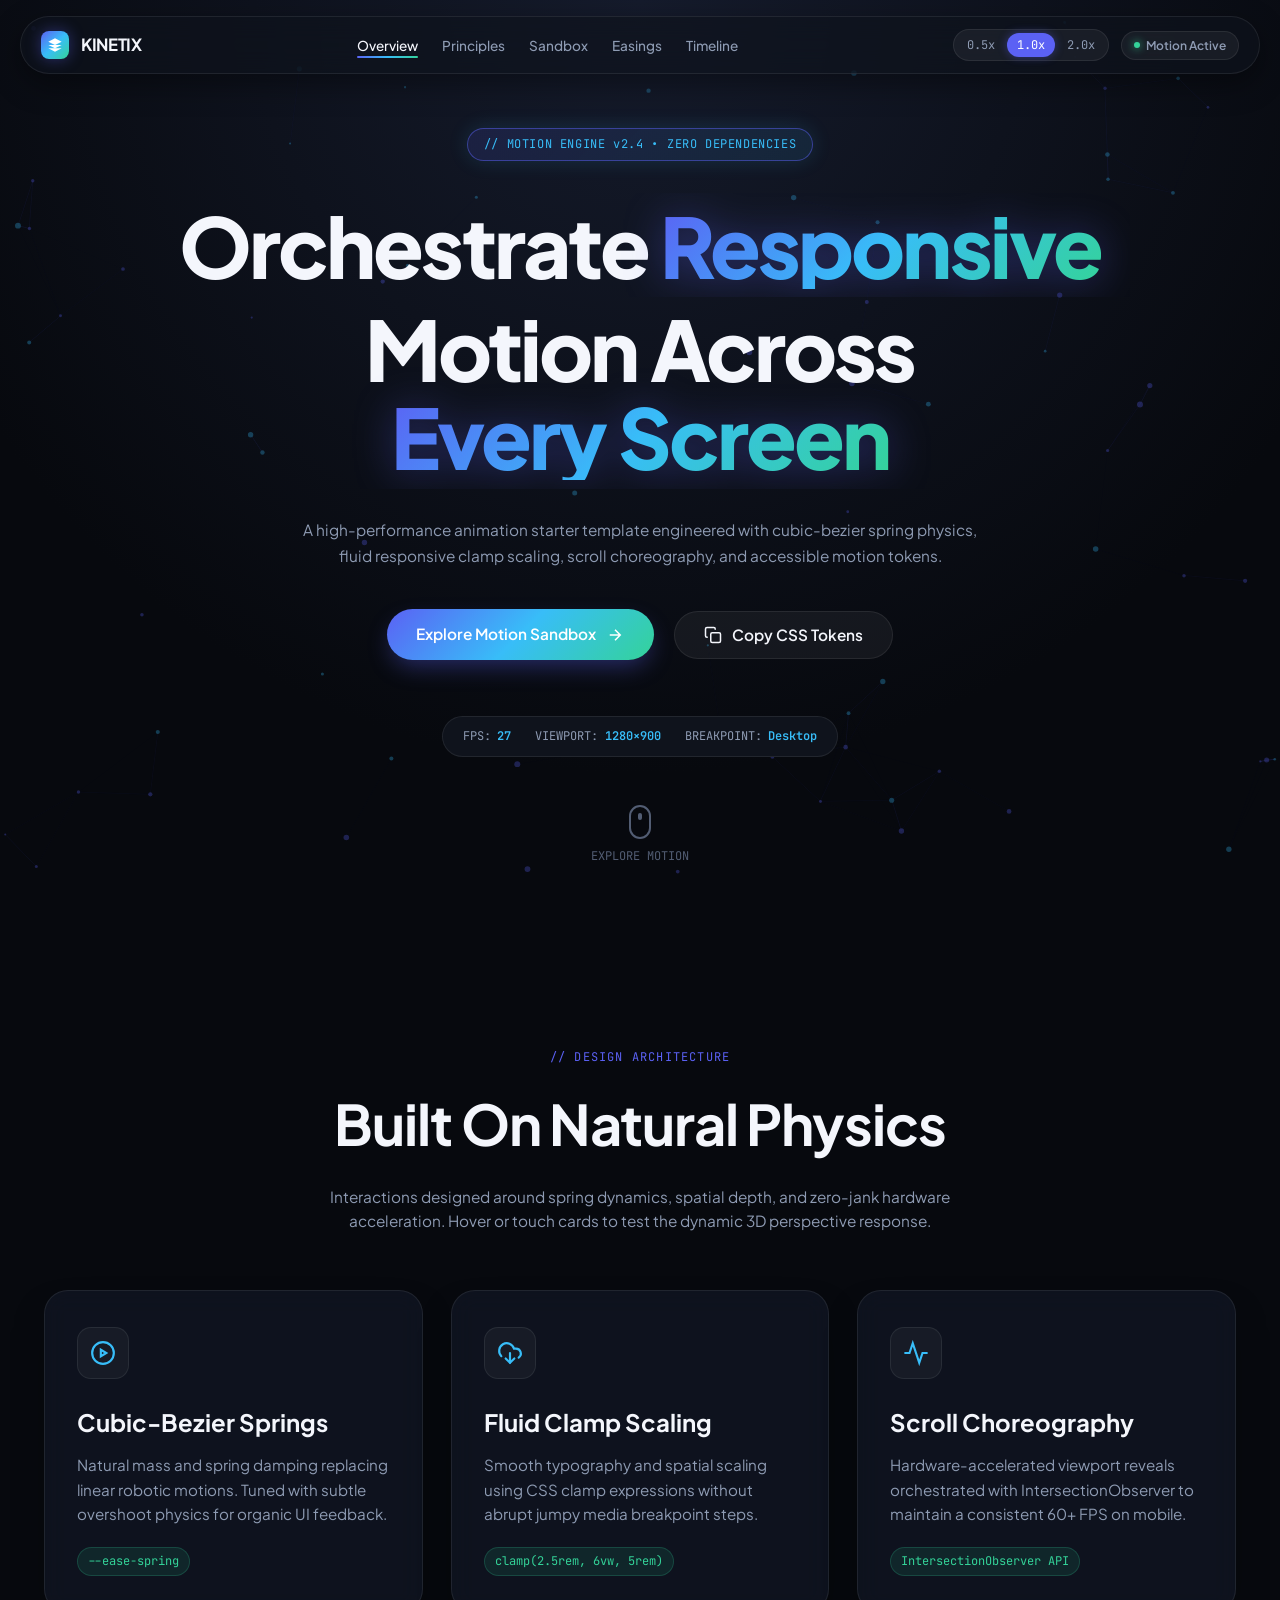
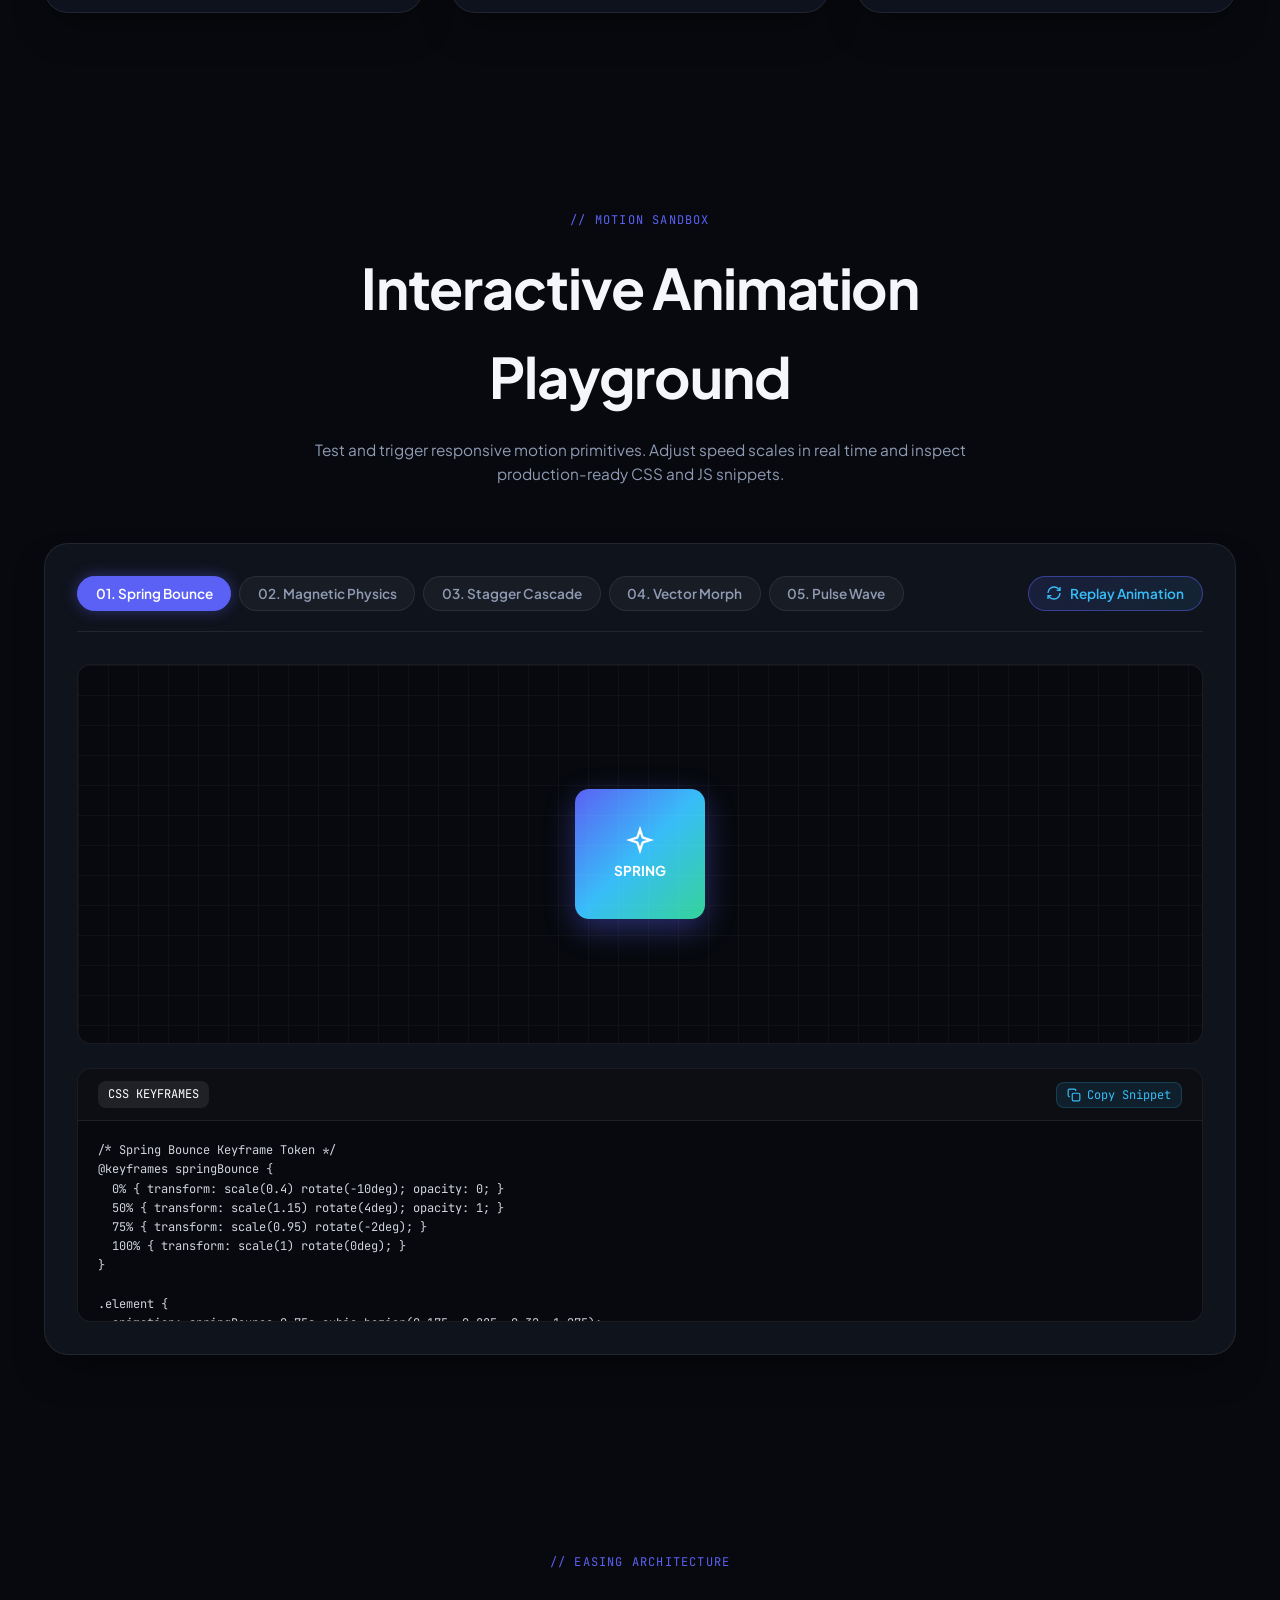
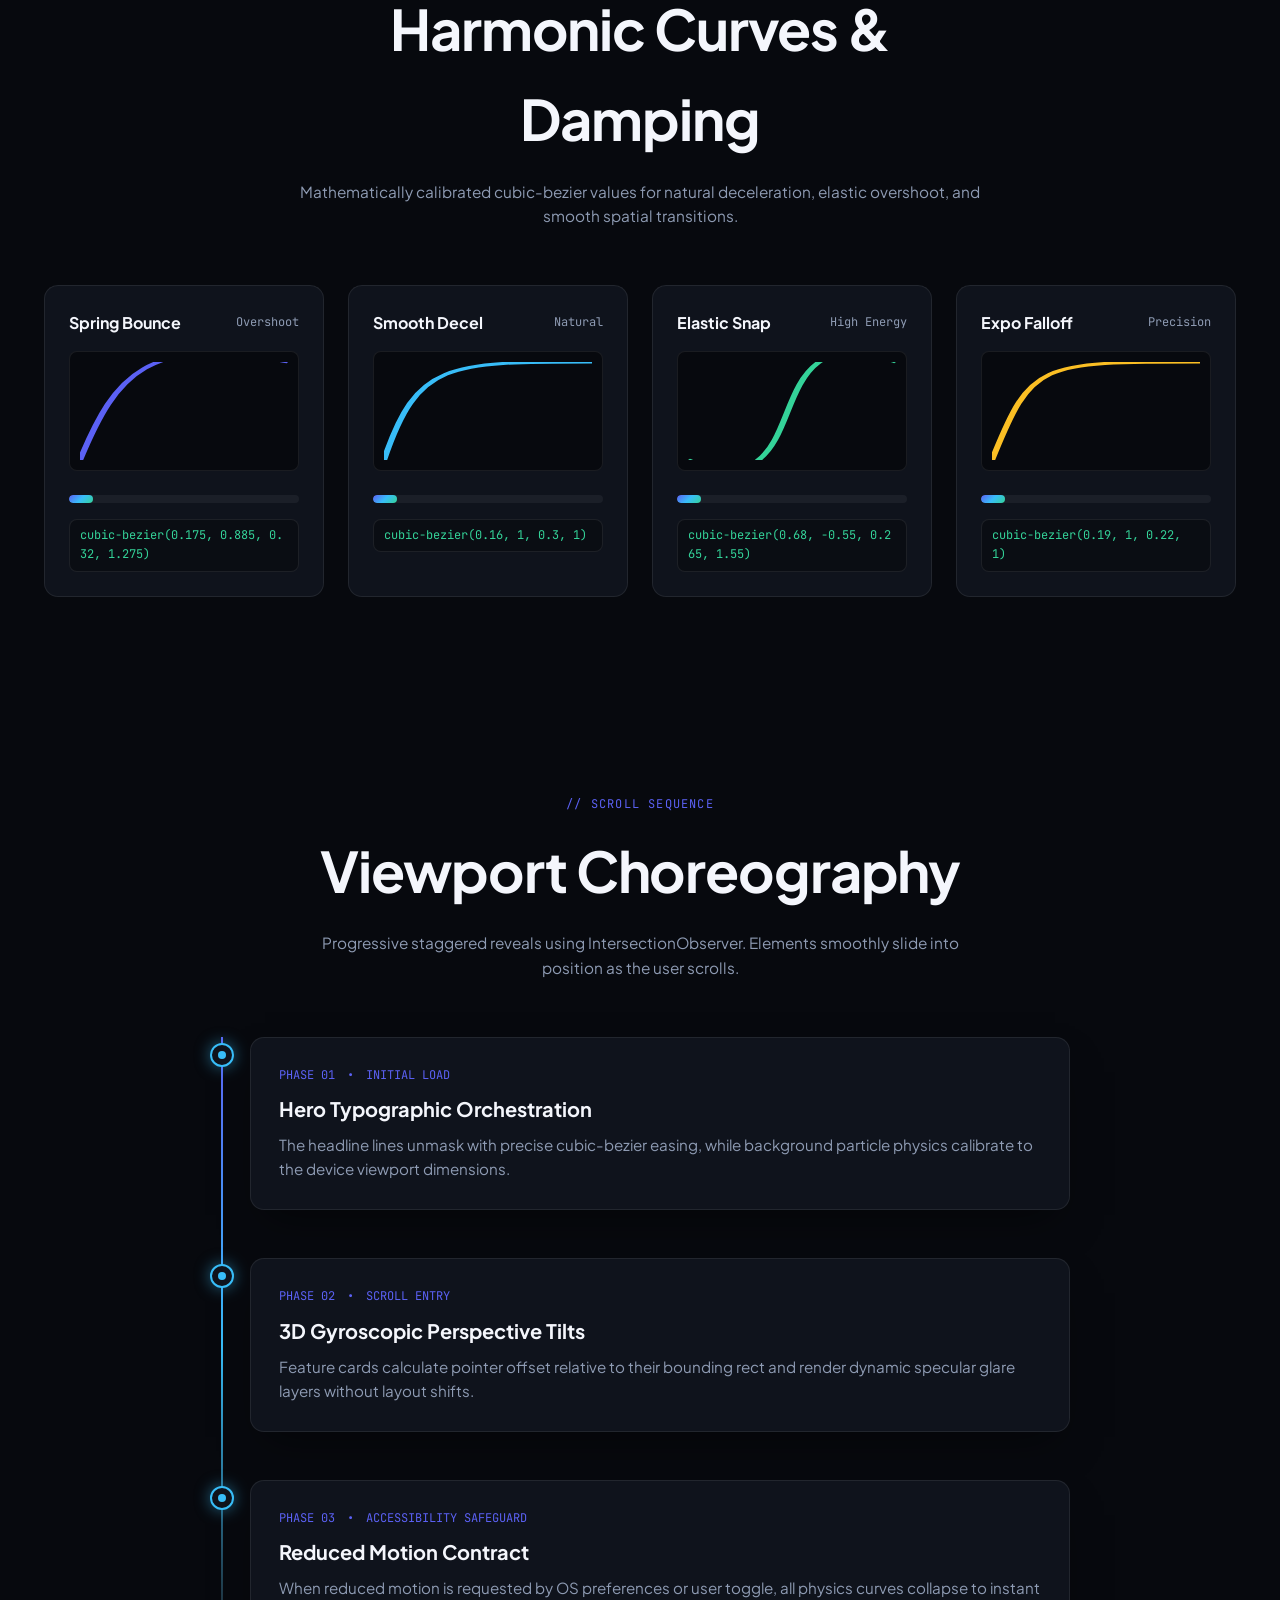
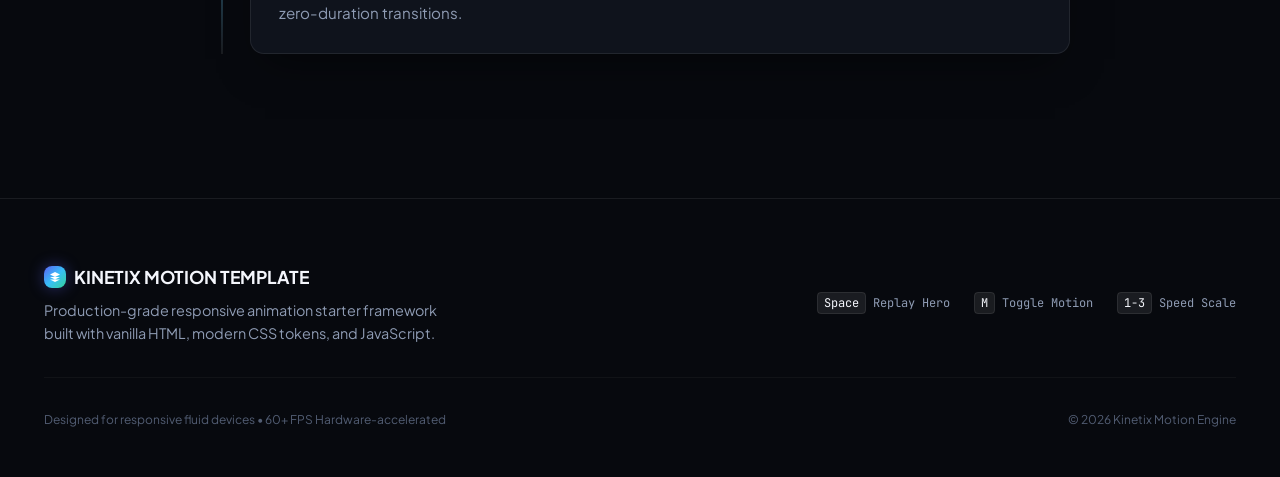
<file: template-source.html>
<!DOCTYPE html>
<html lang="en">
<head>
  <meta charset="UTF-8">
  <meta name="viewport" content="width=device-width, initial-scale=1.0">
  <meta name="description" content="Kinetix - Responsive Animation Template & Modern Motion System">
  <title>KINETIX — Responsive Animation Template & Motion System</title>
  <link rel="preconnect" href="https://fonts.googleapis.com">
  <link rel="preconnect" href="https://fonts.gstatic.com" crossorigin>
  <link href="https://fonts.googleapis.com/css2?family=Plus+Jakarta+Sans:wght@300;400;500;600;700;800&family=JetBrains+Mono:wght@400;500;600&display=swap" rel="stylesheet">
  <style>
    /* ==========================================================================
       1. CSS CUSTOM PROPERTIES & MOTION DESIGN TOKENS
       ========================================================================== */
    :root {
      /* Color Palette */
      --bg-dark: #07090e;
      --bg-surface: #0f131c;
      --bg-surface-elevated: #161c29;
      --bg-card: rgba(18, 24, 38, 0.7);
      --bg-glass: rgba(15, 19, 28, 0.65);

      --border-subtle: rgba(255, 255, 255, 0.08);
      --border-focus: rgba(91, 97, 244, 0.5);
      --border-highlight: rgba(255, 255, 255, 0.18);

      --text-main: #f4f6fc;
      --text-muted: #8e9bb3;
      --text-faint: #525d73;

      --accent-primary: #5b61f4;
      --accent-glow: rgba(91, 97, 244, 0.4);
      --accent-cyan: #38bdf8;
      --accent-emerald: #34d399;
      --accent-amber: #fbbf24;
      --accent-gradient: linear-gradient(135deg, #5b61f4 0%, #38bdf8 50%, #34d399 100%);
      --accent-gradient-subtle: linear-gradient(135deg, rgba(91, 97, 244, 0.15) 0%, rgba(56, 189, 248, 0.1) 100%);

      /* Typography Scale */
      --font-sans: 'Plus Jakarta Sans', -apple-system, BlinkMacSystemFont, "Segoe UI", Roboto, sans-serif;
      --font-mono: 'JetBrains Mono', SFMono-Regular, Menlo, Monaco, Consolas, monospace;

      --text-display: clamp(2.5rem, 6.5vw, 5.5rem);
      --text-h1: clamp(2rem, 4.5vw, 3.5rem);
      --text-h2: clamp(1.5rem, 3vw, 2.25rem);
      --text-h3: clamp(1.2rem, 2vw, 1.5rem);
      --text-body: clamp(0.95rem, 1.2vw, 1.05rem);
      --text-small: 0.85rem;
      --text-micro: 0.75rem;

      /* Animation Duration & Easing Tokens */
      --motion-speed-scale: 1;
      --dur-instant: calc(120ms * var(--motion-speed-scale));
      --dur-fast: calc(240ms * var(--motion-speed-scale));
      --dur-normal: calc(450ms * var(--motion-speed-scale));
      --dur-slow: calc(750ms * var(--motion-speed-scale));
      --dur-flow: calc(1200ms * var(--motion-speed-scale));

      /* Easing Physics Curves */
      --ease-spring: cubic-bezier(0.175, 0.885, 0.32, 1.275);
      --ease-elastic: cubic-bezier(0.68, -0.55, 0.265, 1.55);
      --ease-smooth: cubic-bezier(0.16, 1, 0.3, 1);
      --ease-out-expo: cubic-bezier(0.19, 1, 0.22, 1);
      --ease-in-out: cubic-bezier(0.65, 0, 0.35, 1);

      /* Layout */
      --container-max: 1240px;
      --radius-sm: 8px;
      --radius-md: 14px;
      --radius-lg: 24px;
      --radius-full: 9999px;
      --shadow-ambient: 0 20px 40px -15px rgba(0, 0, 0, 0.5);
      --shadow-glow: 0 0 50px -10px var(--accent-glow);
    }

    /* Accessibility: Respect Reduced Motion */
    @media (prefers-reduced-motion: reduce) {
      :root {
        --motion-speed-scale: 0.0001 !important;
        --dur-instant: 0.001ms !important;
        --dur-fast: 0.001ms !important;
        --dur-normal: 0.001ms !important;
        --dur-slow: 0.001ms !important;
        --dur-flow: 0.001ms !important;
      }
      *, *::before, *::after {
        animation-duration: 0.001ms !important;
        animation-iteration-count: 1 !important;
        transition-duration: 0.001ms !important;
        scroll-behavior: auto !important;
      }
    }

    /* Manual Reduced Motion Class Trigger */
    body.reduced-motion-active {
      --motion-speed-scale: 0.0001 !important;
      --dur-instant: 0.001ms !important;
      --dur-fast: 0.001ms !important;
      --dur-normal: 0.001ms !important;
      --dur-slow: 0.001ms !important;
      --dur-flow: 0.001ms !important;
    }
    body.reduced-motion-active *,
    body.reduced-motion-active *::before,
    body.reduced-motion-active *::after {
      animation-duration: 0.001ms !important;
      animation-iteration-count: 1 !important;
      transition-duration: 0.001ms !important;
    }

    /* ==========================================================================
       2. GLOBAL RESETS & BASE STYLING
       ========================================================================== */
    *, *::before, *::after {
      box-sizing: border-box;
      margin: 0;
      padding: 0;
    }

    html {
      font-family: var(--font-sans);
      background-color: var(--bg-dark);
      color: var(--text-main);
      scroll-behavior: smooth;
      overflow-x: hidden;
      -webkit-font-smoothing: antialiased;
      -moz-osx-font-smoothing: grayscale;
    }

    body {
      min-height: 100vh;
      line-height: 1.6;
      overflow-x: hidden;
      background: radial-gradient(circle at 50% 0%, #151b2c 0%, var(--bg-dark) 70%);
      background-attachment: fixed;
    }

    ::selection {
      background: var(--accent-primary);
      color: #ffffff;
    }

    a {
      color: inherit;
      text-decoration: none;
    }

    button {
      font-family: inherit;
      cursor: pointer;
      border: none;
      background: none;
    }

    .container {
      width: 100%;
      max-width: var(--container-max);
      margin: 0 auto;
      padding: 0 1.5rem;
    }

    /* ==========================================================================
       3. INTERACTIVE BACKGROUND CANVAS
       ========================================================================== */
    #ambient-canvas {
      position: fixed;
      top: 0;
      left: 0;
      width: 100vw;
      height: 100vh;
      pointer-events: none;
      z-index: 0;
      opacity: 0.65;
    }

    /* ==========================================================================
       4. NAVIGATION & TELEMETRY CONTROLS
       ========================================================================== */
    .site-nav {
      position: fixed;
      top: 1rem;
      left: 50%;
      transform: translateX(-50%);
      width: calc(100% - 2rem);
      max-width: var(--container-max);
      z-index: 100;
      display: flex;
      align-items: center;
      justify-content: space-between;
      padding: 0.75rem 1.25rem;
      background: var(--bg-glass);
      backdrop-filter: blur(16px);
      -webkit-backdrop-filter: blur(16px);
      border: 1px solid var(--border-subtle);
      border-radius: var(--radius-full);
      box-shadow: 0 10px 30px rgba(0, 0, 0, 0.4);
      transition: all var(--dur-normal) var(--ease-smooth);
    }

    .nav-brand {
      display: flex;
      align-items: center;
      gap: 0.75rem;
      font-weight: 700;
      letter-spacing: -0.02em;
      font-size: 1.05rem;
    }

    .brand-icon {
      width: 28px;
      height: 28px;
      border-radius: 8px;
      background: var(--accent-gradient);
      display: flex;
      align-items: center;
      justify-content: center;
      box-shadow: 0 0 15px var(--accent-glow);
      animation: pulseGlow 4s ease-in-out infinite alternate;
    }

    .brand-icon svg {
      width: 16px;
      height: 16px;
      fill: #ffffff;
    }

    .nav-links {
      display: flex;
      align-items: center;
      gap: 1.5rem;
      list-style: none;
    }

    .nav-link {
      font-size: var(--text-small);
      font-weight: 500;
      color: var(--text-muted);
      transition: color var(--dur-fast) ease;
      position: relative;
      padding: 0.25rem 0;
    }

    .nav-link::after {
      content: '';
      position: absolute;
      bottom: 0;
      left: 0;
      width: 0;
      height: 2px;
      background: var(--accent-gradient);
      transition: width var(--dur-fast) var(--ease-smooth);
      border-radius: 2px;
    }

    .nav-link:hover, .nav-link.active {
      color: var(--text-main);
    }

    .nav-link:hover::after, .nav-link.active::after {
      width: 100%;
    }

    .nav-actions {
      display: flex;
      align-items: center;
      gap: 0.75rem;
    }

    /* Speed Control Pill */
    .speed-controller {
      display: flex;
      align-items: center;
      background: rgba(255, 255, 255, 0.05);
      border: 1px solid var(--border-subtle);
      border-radius: var(--radius-full);
      padding: 3px;
      gap: 2px;
    }

    .speed-btn {
      padding: 4px 10px;
      font-size: var(--text-micro);
      font-family: var(--font-mono);
      color: var(--text-muted);
      border-radius: var(--radius-full);
      transition: all var(--dur-fast) ease;
    }

    .speed-btn:hover {
      color: var(--text-main);
    }

    .speed-btn.active {
      background: var(--accent-primary);
      color: #ffffff;
      box-shadow: 0 0 10px var(--accent-glow);
    }

    .motion-toggle-btn {
      background: rgba(255, 255, 255, 0.05);
      border: 1px solid var(--border-subtle);
      color: var(--text-muted);
      padding: 6px 12px;
      border-radius: var(--radius-full);
      font-size: var(--text-micro);
      font-weight: 600;
      display: flex;
      align-items: center;
      gap: 6px;
      transition: all var(--dur-fast) ease;
    }

    .motion-toggle-btn:hover {
      background: rgba(255, 255, 255, 0.1);
      color: var(--text-main);
      border-color: var(--border-highlight);
    }

    .motion-toggle-btn.active {
      background: rgba(239, 68, 68, 0.15);
      border-color: rgba(239, 68, 68, 0.4);
      color: #fca5a5;
    }

    .status-dot {
      width: 6px;
      height: 6px;
      border-radius: 50%;
      background: var(--accent-emerald);
      box-shadow: 0 0 8px var(--accent-emerald);
    }

    .status-dot.paused {
      background: #ef4444;
      box-shadow: 0 0 8px #ef4444;
    }

    /* Mobile Hamburger Menu */
    .mobile-menu-btn {
      display: none;
      width: 36px;
      height: 36px;
      border-radius: 8px;
      background: rgba(255, 255, 255, 0.05);
      border: 1px solid var(--border-subtle);
      align-items: center;
      justify-content: center;
      color: var(--text-main);
    }

    /* ==========================================================================
       5. HERO SECTION: KINETIC ORCHESTRATION
       ========================================================================== */
    .hero-section {
      position: relative;
      min-height: 100vh;
      padding-top: 8rem;
      padding-bottom: 5rem;
      display: flex;
      flex-direction: column;
      justify-content: center;
      align-items: center;
      text-align: center;
      z-index: 10;
    }

    .hero-eyebrow {
      display: inline-flex;
      align-items: center;
      gap: 0.5rem;
      padding: 6px 16px;
      background: var(--accent-gradient-subtle);
      border: 1px solid var(--border-focus);
      border-radius: var(--radius-full);
      font-size: var(--text-micro);
      font-family: var(--font-mono);
      color: var(--accent-cyan);
      letter-spacing: 0.05em;
      margin-bottom: 2rem;
      box-shadow: 0 0 20px rgba(56, 189, 248, 0.15);
      transform: translateY(20px);
      opacity: 0;
      animation: heroEntrance 0.8s var(--ease-smooth) 0.1s forwards;
    }

    .hero-title {
      font-size: var(--text-display);
      font-weight: 800;
      line-height: 1.05;
      letter-spacing: -0.035em;
      max-width: 980px;
      margin: 0 auto 1.75rem auto;
    }

    /* Split Line Typography Reveal Animation */
    .reveal-line {
      display: block;
      overflow: hidden;
      padding: 0.1em 0;
    }

    .reveal-word {
      display: inline-block;
      transform: translateY(110%) rotate(4deg);
      opacity: 0;
      animation: wordReveal 0.9s var(--ease-smooth) forwards;
    }

    .reveal-word.gradient-text {
      background: var(--accent-gradient);
      -webkit-background-clip: text;
      -webkit-text-fill-color: transparent;
      filter: drop-shadow(0 2px 20px rgba(91, 97, 244, 0.4));
    }

    .hero-subtitle {
      font-size: var(--text-body);
      color: var(--text-muted);
      max-width: 680px;
      margin: 0 auto 2.5rem auto;
      line-height: 1.7;
      opacity: 0;
      transform: translateY(20px);
      animation: heroEntrance 0.9s var(--ease-smooth) 0.6s forwards;
    }

    /* Action Buttons with Magnetic Feel */
    .hero-cta-group {
      display: flex;
      align-items: center;
      justify-content: center;
      gap: 1.25rem;
      flex-wrap: wrap;
      margin-bottom: 3.5rem;
      opacity: 0;
      transform: translateY(20px);
      animation: heroEntrance 0.9s var(--ease-smooth) 0.8s forwards;
    }

    .btn {
      position: relative;
      display: inline-flex;
      align-items: center;
      justify-content: center;
      gap: 0.6rem;
      padding: 0.85rem 1.85rem;
      border-radius: var(--radius-full);
      font-weight: 600;
      font-size: var(--text-body);
      transition: transform var(--dur-fast) var(--ease-spring), box-shadow var(--dur-fast) ease, border-color var(--dur-fast) ease;
      overflow: hidden;
      user-select: none;
    }

    .btn-primary {
      background: var(--accent-gradient);
      color: #ffffff;
      box-shadow: 0 10px 25px -5px var(--accent-glow);
    }

    .btn-primary:hover {
      transform: translateY(-3px) scale(1.02);
      box-shadow: 0 15px 35px -5px rgba(91, 97, 244, 0.6);
    }

    .btn-primary:active {
      transform: translateY(0) scale(0.98);
    }

    .btn-secondary {
      background: rgba(255, 255, 255, 0.05);
      color: var(--text-main);
      border: 1px solid var(--border-subtle);
      backdrop-filter: blur(10px);
    }

    .btn-secondary:hover {
      background: rgba(255, 255, 255, 0.1);
      border-color: var(--border-highlight);
      transform: translateY(-3px);
    }

    .btn-secondary:active {
      transform: translateY(0);
    }

    /* Ripple Effect span */
    .ripple-spark {
      position: absolute;
      border-radius: 50%;
      background: rgba(255, 255, 255, 0.35);
      transform: scale(0);
      animation: rippleEffect 0.6s linear;
      pointer-events: none;
    }

    /* Hero Telemetry HUD */
    .telemetry-hud {
      display: inline-flex;
      align-items: center;
      gap: 1.5rem;
      padding: 0.6rem 1.25rem;
      background: var(--bg-surface);
      border: 1px solid var(--border-subtle);
      border-radius: var(--radius-full);
      font-family: var(--font-mono);
      font-size: var(--text-micro);
      color: var(--text-muted);
      opacity: 0;
      animation: heroEntrance 0.8s var(--ease-smooth) 1s forwards;
    }

    .telemetry-item {
      display: flex;
      align-items: center;
      gap: 0.4rem;
    }

    .telemetry-value {
      color: var(--accent-cyan);
      font-weight: 600;
    }

    /* Scroll Indicator Anchor */
    .scroll-down-indicator {
      margin-top: 3rem;
      display: flex;
      flex-direction: column;
      align-items: center;
      gap: 0.5rem;
      color: var(--text-faint);
      font-size: var(--text-micro);
      font-family: var(--font-mono);
      transition: color var(--dur-fast) ease;
    }

    .scroll-down-indicator:hover {
      color: var(--accent-cyan);
    }

    .mouse-icon {
      width: 22px;
      height: 34px;
      border: 2px solid currentColor;
      border-radius: 12px;
      position: relative;
    }

    .mouse-wheel {
      width: 4px;
      height: 7px;
      background: currentColor;
      border-radius: 2px;
      position: absolute;
      top: 6px;
      left: 50%;
      transform: translateX(-50%);
      animation: mouseScroll 1.6s infinite ease-in-out;
    }

    /* ==========================================================================
       6. SECTION: MOTION PILLARS & REACTIVE 3D CARDS
       ========================================================================== */
    .section {
      position: relative;
      padding: 6rem 0;
      z-index: 10;
    }

    .section-header {
      text-align: center;
      max-width: 680px;
      margin: 0 auto 3.5rem auto;
    }

    .section-tag {
      font-family: var(--font-mono);
      font-size: var(--text-micro);
      color: var(--accent-primary);
      text-transform: uppercase;
      letter-spacing: 0.1em;
      margin-bottom: 0.75rem;
      display: inline-block;
    }

    .section-title {
      font-size: var(--text-h1);
      font-weight: 700;
      letter-spacing: -0.02em;
      margin-bottom: 1rem;
    }

    .section-desc {
      color: var(--text-muted);
      font-size: var(--text-body);
    }

    /* 3D Tilt Cards Grid */
    .cards-grid {
      display: grid;
      grid-template-columns: repeat(3, 1fr);
      gap: 1.75rem;
      perspective: 1000px;
    }

    .tilt-card {
      position: relative;
      background: var(--bg-card);
      border: 1px solid var(--border-subtle);
      border-radius: var(--radius-lg);
      padding: 2.25rem 2rem;
      backdrop-filter: blur(12px);
      -webkit-backdrop-filter: blur(12px);
      box-shadow: var(--shadow-ambient);
      transform-style: preserve-3d;
      transition: transform var(--dur-fast) var(--ease-smooth), border-color var(--dur-fast) ease, box-shadow var(--dur-fast) ease;
      overflow: hidden;
      cursor: pointer;
    }

    .tilt-card:hover {
      border-color: var(--border-focus);
      box-shadow: 0 25px 50px -12px rgba(0, 0, 0, 0.7), 0 0 30px -10px var(--accent-glow);
    }

    /* Card Glow Overlay following cursor */
    .card-spotlight {
      position: absolute;
      top: 0;
      left: 0;
      width: 100%;
      height: 100%;
      background: radial-gradient(circle 250px at var(--mouse-x, 50%) var(--mouse-y, 50%), rgba(91, 97, 244, 0.15), transparent 70%);
      pointer-events: none;
      opacity: 0;
      transition: opacity var(--dur-normal) ease;
    }

    .tilt-card:hover .card-spotlight {
      opacity: 1;
    }

    .card-icon-wrap {
      width: 52px;
      height: 52px;
      border-radius: var(--radius-md);
      background: rgba(255, 255, 255, 0.04);
      border: 1px solid var(--border-subtle);
      display: flex;
      align-items: center;
      justify-content: center;
      margin-bottom: 1.5rem;
      transform: translateZ(30px);
      transition: transform var(--dur-normal) var(--ease-spring);
    }

    .tilt-card:hover .card-icon-wrap {
      transform: translateZ(45px) scale(1.1);
      background: var(--accent-gradient-subtle);
      border-color: var(--accent-cyan);
    }

    .card-icon-wrap svg {
      width: 26px;
      height: 26px;
      stroke: var(--accent-cyan);
    }

    .card-title {
      font-size: var(--text-h3);
      font-weight: 700;
      margin-bottom: 0.75rem;
      transform: translateZ(20px);
    }

    .card-text {
      color: var(--text-muted);
      font-size: 0.95rem;
      line-height: 1.6;
      margin-bottom: 1.25rem;
      transform: translateZ(15px);
    }

    .card-token-badge {
      display: inline-flex;
      align-items: center;
      gap: 6px;
      font-family: var(--font-mono);
      font-size: var(--text-micro);
      color: var(--accent-emerald);
      background: rgba(52, 211, 153, 0.1);
      border: 1px solid rgba(52, 211, 153, 0.2);
      padding: 4px 10px;
      border-radius: var(--radius-full);
      transform: translateZ(10px);
    }

    /* ==========================================================================
       7. SECTION: INTERACTIVE MOTION SANDBOX (PRESETS & LIVE PLAYGROUND)
       ========================================================================== */
    .sandbox-container {
      background: var(--bg-surface);
      border: 1px solid var(--border-subtle);
      border-radius: var(--radius-lg);
      padding: 2rem;
      box-shadow: var(--shadow-ambient);
    }

    .sandbox-nav {
      display: flex;
      align-items: center;
      justify-content: space-between;
      border-bottom: 1px solid var(--border-subtle);
      padding-bottom: 1.25rem;
      margin-bottom: 2rem;
      flex-wrap: wrap;
      gap: 1rem;
    }

    .preset-pills {
      display: flex;
      gap: 0.5rem;
      flex-wrap: wrap;
    }

    .preset-pill {
      padding: 0.5rem 1.1rem;
      border-radius: var(--radius-full);
      font-size: var(--text-small);
      font-weight: 600;
      color: var(--text-muted);
      background: rgba(255, 255, 255, 0.04);
      border: 1px solid var(--border-subtle);
      transition: all var(--dur-fast) ease;
    }

    .preset-pill:hover {
      color: var(--text-main);
      background: rgba(255, 255, 255, 0.08);
    }

    .preset-pill.active {
      color: #ffffff;
      background: var(--accent-primary);
      border-color: var(--accent-primary);
      box-shadow: 0 0 15px var(--accent-glow);
    }

    .replay-trigger-btn {
      display: flex;
      align-items: center;
      gap: 0.5rem;
      padding: 0.5rem 1.1rem;
      border-radius: var(--radius-full);
      font-size: var(--text-small);
      font-weight: 600;
      background: var(--accent-gradient-subtle);
      border: 1px solid var(--border-focus);
      color: var(--accent-cyan);
      transition: all var(--dur-fast) ease;
    }

    .replay-trigger-btn:hover {
      background: rgba(56, 189, 248, 0.2);
      transform: translateY(-2px);
    }

    .replay-trigger-btn svg {
      width: 16px;
      height: 16px;
      transition: transform var(--dur-fast) var(--ease-spring);
    }

    .replay-trigger-btn:hover svg {
      transform: rotate(180deg);
    }

    /* Sandbox Interactive Stage */
    .sandbox-stage {
      min-height: 380px;
      background: var(--bg-dark);
      border: 1px solid var(--border-subtle);
      border-radius: var(--radius-md);
      position: relative;
      display: flex;
      align-items: center;
      justify-content: center;
      overflow: hidden;
      padding: 2.5rem;
    }

    .stage-grid-overlay {
      position: absolute;
      inset: 0;
      background-image:
        linear-gradient(rgba(255, 255, 255, 0.03) 1px, transparent 1px),
        linear-gradient(90deg, rgba(255, 255, 255, 0.03) 1px, transparent 1px);
      background-size: 30px 30px;
      pointer-events: none;
    }

    /* Sandbox Demo 1: Spring Bounce Box */
    .demo-spring-box {
      width: 130px;
      height: 130px;
      background: var(--accent-gradient);
      border-radius: var(--radius-md);
      display: flex;
      flex-direction: column;
      align-items: center;
      justify-content: center;
      color: #ffffff;
      font-weight: 700;
      font-size: var(--text-small);
      box-shadow: 0 10px 30px var(--accent-glow);
      cursor: grab;
      user-select: none;
      transition: transform var(--dur-normal) var(--ease-spring);
    }

    .demo-spring-box.animating {
      animation: springBounceTest var(--dur-slow) var(--ease-spring);
    }

    .demo-spring-box:active {
      cursor: grabbing;
      transform: scale(0.92);
    }

    /* Sandbox Demo 2: Magnetic Follow Element */
    .magnetic-arena {
      width: 100%;
      height: 100%;
      min-height: 280px;
      display: flex;
      align-items: center;
      justify-content: center;
      position: relative;
    }

    .magnetic-target {
      padding: 1.25rem 2.5rem;
      background: var(--bg-card);
      border: 2px solid var(--accent-cyan);
      border-radius: var(--radius-full);
      color: #ffffff;
      font-weight: 700;
      box-shadow: 0 0 30px rgba(56, 189, 248, 0.3);
      cursor: pointer;
      transition: transform 0.15s ease-out, box-shadow 0.2s ease;
      display: flex;
      align-items: center;
      gap: 0.75rem;
    }

    /* Sandbox Demo 3: Staggered Cascade Group */
    .stagger-group {
      display: flex;
      gap: 1.25rem;
      flex-wrap: wrap;
      justify-content: center;
    }

    .stagger-item {
      width: 100px;
      height: 130px;
      background: var(--bg-card);
      border: 1px solid var(--border-subtle);
      border-radius: var(--radius-md);
      display: flex;
      flex-direction: column;
      align-items: center;
      justify-content: center;
      gap: 0.5rem;
      opacity: 0;
      transform: translateY(40px) scale(0.9);
      transition: opacity var(--dur-normal) var(--ease-smooth), transform var(--dur-normal) var(--ease-spring);
    }

    .stagger-item.revealed {
      opacity: 1;
      transform: translateY(0) scale(1);
    }

    .stagger-number {
      font-family: var(--font-mono);
      font-size: var(--text-micro);
      color: var(--accent-emerald);
    }

    /* Sandbox Demo 4: Morphing Vector Wave */
    .morph-svg-container {
      width: 240px;
      height: 240px;
      position: relative;
      display: flex;
      align-items: center;
      justify-content: center;
    }

    .morph-shape {
      width: 100%;
      height: 100%;
      fill: none;
      stroke: url(#cyan-purple-grad);
      stroke-width: 3;
      stroke-dasharray: 600;
      stroke-dashoffset: 0;
      filter: drop-shadow(0 0 15px rgba(56, 189, 248, 0.5));
      animation: morphRotate 12s linear infinite;
    }

    /* Sandbox Demo 5: Pulse Radar Waves */
    .pulse-radar-container {
      position: relative;
      width: 160px;
      height: 160px;
      display: flex;
      align-items: center;
      justify-content: center;
    }

    .radar-core {
      width: 32px;
      height: 32px;
      border-radius: 50%;
      background: var(--accent-cyan);
      box-shadow: 0 0 25px var(--accent-cyan);
      z-index: 2;
    }

    .radar-ring {
      position: absolute;
      inset: 0;
      border-radius: 50%;
      border: 2px solid var(--accent-cyan);
      opacity: 0;
      animation: radarPulse 2.8s var(--ease-smooth) infinite;
    }

    .radar-ring:nth-child(2) {
      animation-delay: 0.9s;
    }
    .radar-ring:nth-child(3) {
      animation-delay: 1.8s;
    }

    /* Sandbox Code & Token Drawer */
    .sandbox-code-drawer {
      margin-top: 1.5rem;
      background: var(--bg-dark);
      border: 1px solid var(--border-subtle);
      border-radius: var(--radius-md);
      overflow: hidden;
    }

    .drawer-header {
      display: flex;
      align-items: center;
      justify-content: space-between;
      padding: 0.75rem 1.25rem;
      background: rgba(255, 255, 255, 0.02);
      border-bottom: 1px solid var(--border-subtle);
    }

    .drawer-tabs {
      display: flex;
      gap: 0.5rem;
    }

    .drawer-tab {
      font-family: var(--font-mono);
      font-size: var(--text-micro);
      color: var(--text-muted);
      padding: 4px 10px;
      border-radius: var(--radius-sm);
      transition: all var(--dur-fast) ease;
    }

    .drawer-tab.active {
      color: #ffffff;
      background: rgba(255, 255, 255, 0.08);
    }

    .copy-btn {
      display: flex;
      align-items: center;
      gap: 6px;
      font-family: var(--font-mono);
      font-size: var(--text-micro);
      color: var(--accent-cyan);
      padding: 4px 10px;
      border-radius: var(--radius-sm);
      background: rgba(56, 189, 248, 0.1);
      border: 1px solid rgba(56, 189, 248, 0.2);
      transition: all var(--dur-fast) ease;
    }

    .copy-btn:hover {
      background: rgba(56, 189, 248, 0.2);
    }

    .drawer-content {
      padding: 1.25rem;
      max-height: 200px;
      overflow-y: auto;
    }

    .code-block {
      font-family: var(--font-mono);
      font-size: var(--text-micro);
      color: #d1d5db;
      white-space: pre-wrap;
      line-height: 1.6;
    }

    /* ==========================================================================
       8. SECTION: EASING CURVE VISUALIZER & PHYSICS TOKENS
       ========================================================================== */
    .curve-visualizer-grid {
      display: grid;
      grid-template-columns: repeat(4, 1fr);
      gap: 1.5rem;
    }

    .curve-card {
      background: var(--bg-surface);
      border: 1px solid var(--border-subtle);
      border-radius: var(--radius-md);
      padding: 1.5rem;
      display: flex;
      flex-direction: column;
      gap: 1rem;
      transition: border-color var(--dur-fast) ease;
    }

    .curve-card:hover {
      border-color: var(--border-focus);
    }

    .curve-header {
      display: flex;
      justify-content: space-between;
      align-items: center;
    }

    .curve-title {
      font-size: 1rem;
      font-weight: 700;
    }

    .curve-badge {
      font-family: var(--font-mono);
      font-size: var(--text-micro);
      color: var(--text-muted);
    }

    .curve-graph-wrap {
      height: 120px;
      background: var(--bg-dark);
      border-radius: var(--radius-sm);
      border: 1px solid var(--border-subtle);
      position: relative;
      overflow: hidden;
      padding: 10px;
    }

    .curve-svg {
      width: 100%;
      height: 100%;
    }

    .curve-track {
      height: 8px;
      background: rgba(255, 255, 255, 0.05);
      border-radius: var(--radius-full);
      position: relative;
      margin-top: 0.5rem;
      overflow: hidden;
    }

    .curve-puck {
      position: absolute;
      top: 0;
      left: 0;
      width: 24px;
      height: 8px;
      background: var(--accent-gradient);
      border-radius: var(--radius-full);
    }

    .curve-puck.puck-spring {
      animation: trackAnimateSpring 2s var(--ease-spring) infinite;
    }
    .curve-puck.puck-elastic {
      animation: trackAnimateElastic 2s var(--ease-elastic) infinite;
    }
    .curve-puck.puck-smooth {
      animation: trackAnimateSmooth 2s var(--ease-smooth) infinite;
    }
    .curve-puck.puck-expo {
      animation: trackAnimateExpo 2s var(--ease-out-expo) infinite;
    }

    .curve-token-code {
      font-family: var(--font-mono);
      font-size: var(--text-micro);
      color: var(--accent-emerald);
      background: rgba(0, 0, 0, 0.3);
      padding: 6px 10px;
      border-radius: var(--radius-sm);
      border: 1px solid var(--border-subtle);
      word-break: break-all;
    }

    /* ==========================================================================
       9. SECTION: SCROLL REVEAL TIMELINE & CHOREOGRAPHY
       ========================================================================== */
    .timeline-wrap {
      position: relative;
      max-width: 860px;
      margin: 0 auto;
      padding-left: 2.5rem;
    }

    .timeline-track-line {
      position: absolute;
      top: 0;
      bottom: 0;
      left: 11px;
      width: 2px;
      background: linear-gradient(180deg, var(--accent-primary) 0%, var(--accent-cyan) 50%, var(--border-subtle) 100%);
    }

    .timeline-node {
      position: relative;
      margin-bottom: 3rem;
      opacity: 0;
      transform: translateX(-30px);
      transition: all var(--dur-slow) var(--ease-smooth);
    }

    .timeline-node.scroll-revealed {
      opacity: 1;
      transform: translateX(0);
    }

    .node-pip {
      position: absolute;
      left: -2.5rem;
      top: 6px;
      width: 24px;
      height: 24px;
      border-radius: 50%;
      background: var(--bg-surface);
      border: 2px solid var(--accent-cyan);
      display: flex;
      align-items: center;
      justify-content: center;
      box-shadow: 0 0 15px rgba(56, 189, 248, 0.5);
    }

    .node-pip-inner {
      width: 8px;
      height: 8px;
      border-radius: 50%;
      background: var(--accent-cyan);
    }

    .node-card {
      background: var(--bg-surface);
      border: 1px solid var(--border-subtle);
      border-radius: var(--radius-md);
      padding: 1.75rem;
      box-shadow: var(--shadow-ambient);
    }

    .node-meta {
      display: flex;
      align-items: center;
      gap: 0.75rem;
      font-family: var(--font-mono);
      font-size: var(--text-micro);
      color: var(--accent-primary);
      margin-bottom: 0.5rem;
    }

    .node-title {
      font-size: 1.25rem;
      font-weight: 700;
      margin-bottom: 0.5rem;
    }

    .node-text {
      color: var(--text-muted);
      font-size: 0.95rem;
    }

    /* ==========================================================================
       10. TOAST NOTIFICATION SYSTEM
       ========================================================================== */
    .toast-container {
      position: fixed;
      bottom: 2rem;
      right: 2rem;
      z-index: 9999;
      display: flex;
      flex-direction: column;
      gap: 0.75rem;
      pointer-events: none;
    }

    .toast-item {
      pointer-events: auto;
      background: var(--bg-surface-elevated);
      border: 1px solid var(--border-focus);
      color: #ffffff;
      padding: 0.85rem 1.4rem;
      border-radius: var(--radius-full);
      box-shadow: 0 15px 35px rgba(0, 0, 0, 0.6);
      font-size: var(--text-small);
      display: flex;
      align-items: center;
      gap: 0.75rem;
      transform: translateY(20px) scale(0.9);
      opacity: 0;
      animation: toastIn var(--dur-normal) var(--ease-spring) forwards;
    }

    .toast-item.exit {
      animation: toastOut var(--dur-fast) var(--ease-smooth) forwards;
    }

    /* ==========================================================================
       11. FOOTER
       ========================================================================== */
    .site-footer {
      border-top: 1px solid var(--border-subtle);
      padding: 4rem 0 3rem 0;
      background: var(--bg-dark);
      position: relative;
      z-index: 10;
    }

    .footer-grid {
      display: flex;
      align-items: center;
      justify-content: space-between;
      flex-wrap: wrap;
      gap: 2rem;
      margin-bottom: 2rem;
    }

    .footer-left {
      max-width: 400px;
    }

    .footer-brand {
      font-weight: 700;
      font-size: 1.1rem;
      margin-bottom: 0.5rem;
      display: flex;
      align-items: center;
      gap: 0.5rem;
    }

    .footer-desc {
      color: var(--text-muted);
      font-size: 0.9rem;
    }

    .footer-shortcuts {
      display: flex;
      gap: 1.5rem;
      font-family: var(--font-mono);
      font-size: var(--text-micro);
      color: var(--text-muted);
    }

    .kbd {
      background: rgba(255, 255, 255, 0.08);
      border: 1px solid var(--border-subtle);
      padding: 2px 6px;
      border-radius: 4px;
      color: var(--text-main);
    }

    .footer-bottom {
      border-top: 1px solid rgba(255, 255, 255, 0.04);
      padding-top: 2rem;
      display: flex;
      justify-content: space-between;
      color: var(--text-faint);
      font-size: var(--text-micro);
    }

    /* ==========================================================================
       12. ANIMATION KEYFRAMES DEFINITIONS
       ========================================================================== */
    @keyframes heroEntrance {
      0% {
        opacity: 0;
        transform: translateY(24px);
      }
      100% {
        opacity: 1;
        transform: translateY(0);
      }
    }

    @keyframes wordReveal {
      0% {
        opacity: 0;
        transform: translateY(115%) rotate(4deg);
      }
      100% {
        opacity: 1;
        transform: translateY(0) rotate(0deg);
      }
    }

    @keyframes pulseGlow {
      0% {
        box-shadow: 0 0 10px var(--accent-glow);
      }
      100% {
        box-shadow: 0 0 25px rgba(56, 189, 248, 0.8);
      }
    }

    @keyframes rippleEffect {
      to {
        transform: scale(4);
        opacity: 0;
      }
    }

    @keyframes mouseScroll {
      0% {
        opacity: 1;
        transform: translate(-50%, 0);
      }
      50% {
        opacity: 0.3;
        transform: translate(-50%, 9px);
      }
      100% {
        opacity: 0;
        transform: translate(-50%, 14px);
      }
    }

    @keyframes springBounceTest {
      0% { transform: scale(0.4) rotate(-10deg); opacity: 0; }
      50% { transform: scale(1.15) rotate(4deg); opacity: 1; }
      75% { transform: scale(0.95) rotate(-2deg); }
      100% { transform: scale(1) rotate(0deg); }
    }

    @keyframes morphRotate {
      0% {
        transform: rotate(0deg) scale(1);
      }
      50% {
        transform: rotate(180deg) scale(1.08);
      }
      100% {
        transform: rotate(360deg) scale(1);
      }
    }

    @keyframes radarPulse {
      0% {
        transform: scale(0.2);
        opacity: 0.8;
      }
      100% {
        transform: scale(1.8);
        opacity: 0;
      }
    }

    @keyframes trackAnimateSpring {
      0% { left: 0%; }
      50% { left: calc(100% - 24px); }
      100% { left: 0%; }
    }

    @keyframes trackAnimateElastic {
      0% { left: 0%; }
      50% { left: calc(100% - 24px); }
      100% { left: 0%; }
    }

    @keyframes trackAnimateSmooth {
      0% { left: 0%; }
      50% { left: calc(100% - 24px); }
      100% { left: 0%; }
    }

    @keyframes trackAnimateExpo {
      0% { left: 0%; }
      50% { left: calc(100% - 24px); }
      100% { left: 0%; }
    }

    @keyframes toastIn {
      to {
        opacity: 1;
        transform: translateY(0) scale(1);
      }
    }

    @keyframes toastOut {
      to {
        opacity: 0;
        transform: translateY(20px) scale(0.9);
      }
    }

    /* ==========================================================================
       13. RESPONSIVE MEDIA QUERIES
       ========================================================================== */
    @media (max-width: 1024px) {
      .cards-grid {
        grid-template-columns: repeat(2, 1fr);
      }
      .curve-visualizer-grid {
        grid-template-columns: repeat(2, 1fr);
      }
    }

    @media (max-width: 768px) {
      .site-nav {
        border-radius: var(--radius-md);
        padding: 0.6rem 1rem;
      }
      .nav-links {
        display: none;
      }
      .cards-grid {
        grid-template-columns: 1fr;
      }
      .curve-visualizer-grid {
        grid-template-columns: 1fr;
      }
      .hero-title {
        font-size: clamp(2.2rem, 8vw, 3.2rem);
      }
      .hero-section {
        padding-top: 7rem;
      }
      .sandbox-container {
        padding: 1.25rem;
      }
      .telemetry-hud {
        display: none;
      }
      .footer-grid {
        flex-direction: column;
        align-items: flex-start;
      }
    }
  </style>
</head>
<body>

  <!-- Background Animated Canvas -->
  <canvas id="ambient-canvas"></canvas>

  <!-- SVG Morphing Gradients Definition -->
  <svg width="0" height="0" style="position: absolute;">
    <defs>
      <linearGradient id="cyan-purple-grad" x1="0%" y1="0%" x2="100%" y2="100%">
        <stop offset="0%" stop-color="#38bdf8" />
        <stop offset="50%" stop-color="#5b61f4" />
        <stop offset="100%" stop-color="#34d399" />
      </linearGradient>
    </defs>
  </svg>

  <!-- Navigation Bar -->
  <header>
    <nav class="site-nav" aria-label="Main Navigation">
      <div class="nav-brand">
        <div class="brand-icon">
          <svg viewBox="0 0 24 24">
            <path d="M12 2L2 7l10 5 10-5-10-5zM2 17l10 5 10-5M2 12l10 5 10-5"/>
          </svg>
        </div>
        <span>KINETIX</span>
      </div>

      <ul class="nav-links">
        <li><a href="#hero" class="nav-link active">Overview</a></li>
        <li><a href="#principles" class="nav-link">Principles</a></li>
        <li><a href="#sandbox" class="nav-link">Sandbox</a></li>
        <li><a href="#easings" class="nav-link">Easings</a></li>
        <li><a href="#choreography" class="nav-link">Timeline</a></li>
      </ul>

      <div class="nav-actions">
        <!-- Speed Scale Controls -->
        <div class="speed-controller" title="Adjust motion speed">
          <button class="speed-btn" data-speed="0.5">0.5x</button>
          <button class="speed-btn active" data-speed="1.0">1.0x</button>
          <button class="speed-btn" data-speed="2.0">2.0x</button>
        </div>

        <!-- Reduced Motion Toggle -->
        <button id="toggle-reduced-motion" class="motion-toggle-btn" title="Toggle accessibility reduced motion">
          <span class="status-dot" id="motion-dot"></span>
          <span id="motion-btn-text">Motion Active</span>
        </button>
      </div>
    </nav>
  </header>

  <main>
    <!-- HERO SECTION -->
    <section class="hero-section" id="hero">
      <div class="container">

        <div class="hero-eyebrow">
          <span>// MOTION ENGINE v2.4</span>
          <span>•</span>
          <span>ZERO DEPENDENCIES</span>
        </div>

        <h1 class="hero-title" aria-label="Orchestrate Motion That Adapts To Every Screen">
          <span class="reveal-line">
            <span class="reveal-word" style="animation-delay: 0.15s;">Orchestrate</span>
            <span class="reveal-word gradient-text" style="animation-delay: 0.25s;">Responsive</span>
          </span>
          <span class="reveal-line">
            <span class="reveal-word" style="animation-delay: 0.35s;">Motion</span>
            <span class="reveal-word" style="animation-delay: 0.45s;">Across</span>
            <span class="reveal-word gradient-text" style="animation-delay: 0.55s;">Every Screen</span>
          </span>
        </h1>

        <p class="hero-subtitle">
          A high-performance animation starter template engineered with cubic-bezier spring physics, fluid responsive clamp scaling, scroll choreography, and accessible motion tokens.
        </p>

        <div class="hero-cta-group">
          <a href="#sandbox" class="btn btn-primary" id="explore-sandbox-btn">
            <span>Explore Motion Sandbox</span>
            <svg width="18" height="18" viewBox="0 0 24 24" fill="none" stroke="currentColor" stroke-width="2">
              <path d="M5 12h14M12 5l7 7-7 7"/>
            </svg>
          </a>

          <button class="btn btn-secondary" id="copy-tokens-btn">
            <svg width="18" height="18" viewBox="0 0 24 24" fill="none" stroke="currentColor" stroke-width="2">
              <rect x="9" y="9" width="13" height="13" rx="2" ry="2"/>
              <path d="M5 15H4a2 2 0 0 1-2-2V4a2 2 0 0 1 2-2h9a2 2 0 0 1 2 2v1"/>
            </svg>
            <span>Copy CSS Tokens</span>
          </button>
        </div>

        <!-- Live Telemetry HUD -->
        <div class="telemetry-hud">
          <div class="telemetry-item">
            <span>FPS:</span>
            <span class="telemetry-value" id="hud-fps">60</span>
          </div>
          <div class="telemetry-item">
            <span>VIEWPORT:</span>
            <span class="telemetry-value" id="hud-viewport">1920×1080</span>
          </div>
          <div class="telemetry-item">
            <span>BREAKPOINT:</span>
            <span class="telemetry-value" id="hud-breakpoint">Desktop</span>
          </div>
        </div>

        <!-- Scroll Down Cue -->
        <a href="#principles" class="scroll-down-indicator" aria-label="Scroll down to principles">
          <div class="mouse-icon">
            <div class="mouse-wheel"></div>
          </div>
          <span>EXPLORE MOTION</span>
        </a>

      </div>
    </section>

    <!-- SECTION 1: CORE MOTION PILLARS -->
    <section class="section" id="principles">
      <div class="container">

        <div class="section-header">
          <span class="section-tag">// DESIGN ARCHITECTURE</span>
          <h2 class="section-title">Built On Natural Physics</h2>
          <p class="section-desc">
            Interactions designed around spring dynamics, spatial depth, and zero-jank hardware acceleration. Hover or touch cards to test the dynamic 3D perspective response.
          </p>
        </div>

        <div class="cards-grid">
          <!-- Card 1 -->
          <article class="tilt-card" data-tilt>
            <div class="card-spotlight"></div>
            <div class="card-icon-wrap">
              <svg viewBox="0 0 24 24" fill="none" stroke-width="2" stroke-linecap="round">
                <circle cx="12" cy="12" r="10"/>
                <path d="m10 15 5-3-5-3v6Z"/>
              </svg>
            </div>
            <h3 class="card-title">Cubic-Bezier Springs</h3>
            <p class="card-text">
              Natural mass and spring damping replacing linear robotic motions. Tuned with subtle overshoot physics for organic UI feedback.
            </p>
            <div class="card-token-badge">
              <span>--ease-spring</span>
            </div>
          </article>

          <!-- Card 2 -->
          <article class="tilt-card" data-tilt>
            <div class="card-spotlight"></div>
            <div class="card-icon-wrap">
              <svg viewBox="0 0 24 24" fill="none" stroke-width="2" stroke-linecap="round">
                <path d="M4 14.899A7 7 0 1 1 15.71 8h1.79a4.5 4.5 0 0 1 2.5 8.242"/>
                <path d="M12 12v9"/>
                <path d="m8 17 4 4 4-4"/>
              </svg>
            </div>
            <h3 class="card-title">Fluid Clamp Scaling</h3>
            <p class="card-text">
              Smooth typography and spatial scaling using CSS clamp expressions without abrupt jumpy media breakpoint steps.
            </p>
            <div class="card-token-badge">
              <span>clamp(2.5rem, 6vw, 5rem)</span>
            </div>
          </article>

          <!-- Card 3 -->
          <article class="tilt-card" data-tilt>
            <div class="card-spotlight"></div>
            <div class="card-icon-wrap">
              <svg viewBox="0 0 24 24" fill="none" stroke-width="2" stroke-linecap="round">
                <path d="M22 12h-4l-3 9L9 3l-3 9H2"/>
              </svg>
            </div>
            <h3 class="card-title">Scroll Choreography</h3>
            <p class="card-text">
              Hardware-accelerated viewport reveals orchestrated with IntersectionObserver to maintain a consistent 60+ FPS on mobile.
            </p>
            <div class="card-token-badge">
              <span>IntersectionObserver API</span>
            </div>
          </article>
        </div>

      </div>
    </section>

    <!-- SECTION 2: INTERACTIVE MOTION SANDBOX -->
    <section class="section" id="sandbox">
      <div class="container">

        <div class="section-header">
          <span class="section-tag">// MOTION SANDBOX</span>
          <h2 class="section-title">Interactive Animation Playground</h2>
          <p class="section-desc">
            Test and trigger responsive motion primitives. Adjust speed scales in real time and inspect production-ready CSS and JS snippets.
          </p>
        </div>

        <div class="sandbox-container">
          <!-- Sandbox Toolbar -->
          <div class="sandbox-nav">
            <div class="preset-pills" role="tablist">
              <button class="preset-pill active" data-preset="spring">01. Spring Bounce</button>
              <button class="preset-pill" data-preset="magnetic">02. Magnetic Physics</button>
              <button class="preset-pill" data-preset="stagger">03. Stagger Cascade</button>
              <button class="preset-pill" data-preset="morph">04. Vector Morph</button>
              <button class="preset-pill" data-preset="pulse">05. Pulse Wave</button>
            </div>

            <button class="replay-trigger-btn" id="replay-sandbox-btn">
              <svg viewBox="0 0 24 24" fill="none" stroke="currentColor" stroke-width="2">
                <path d="M3 12a9 9 0 0 1 9-9 9.75 9.75 0 0 1 6.74 2.74L21 8"/>
                <path d="M21 3v5h-5"/>
                <path d="M21 12a9 9 0 0 1-9 9 9.75 9.75 0 0 1-6.74-2.74L3 16"/>
                <path d="M8 16H3v5"/>
              </svg>
              <span>Replay Animation</span>
            </button>
          </div>

          <!-- Sandbox Stage -->
          <div class="sandbox-stage" id="sandbox-stage">
            <div class="stage-grid-overlay"></div>

            <!-- Demo 1: Spring Bounce (Active by default) -->
            <div id="demo-spring" class="sandbox-demo-view">
              <div class="demo-spring-box animating" id="spring-box">
                <svg width="28" height="28" viewBox="0 0 24 24" fill="none" stroke="currentColor" stroke-width="2" style="margin-bottom: 6px;">
                  <path d="m12 3-1.912 5.813a2 2 0 0 1-1.275 1.275L3 12l5.813 1.912a2 2 0 0 1 1.275 1.275L12 21l1.912-5.813a2 2 0 0 1 1.275-1.275L21 12l-5.813-1.912a2 2 0 0 1-1.275-1.275L12 3Z"/>
                </svg>
                <span>SPRING</span>
              </div>
            </div>

            <!-- Demo 2: Magnetic Follow -->
            <div id="demo-magnetic" class="sandbox-demo-view" style="display: none; width: 100%;">
              <div class="magnetic-arena" id="magnetic-arena">
                <button class="magnetic-target" id="magnetic-target">
                  <svg width="20" height="20" viewBox="0 0 24 24" fill="none" stroke="currentColor" stroke-width="2">
                    <circle cx="12" cy="12" r="3"/>
                    <path d="M3 12h3m12 0h3M12 3v3m0 12v3"/>
                  </svg>
                  <span>Hover Or Drag Near Me</span>
                </button>
              </div>
            </div>

            <!-- Demo 3: Stagger Cascade -->
            <div id="demo-stagger" class="sandbox-demo-view" style="display: none;">
              <div class="stagger-group" id="stagger-group">
                <div class="stagger-item revealed">
                  <span class="stagger-number">#01</span>
                  <span>CARD A</span>
                </div>
                <div class="stagger-item revealed">
                  <span class="stagger-number">#02</span>
                  <span>CARD B</span>
                </div>
                <div class="stagger-item revealed">
                  <span class="stagger-number">#03</span>
                  <span>CARD C</span>
                </div>
                <div class="stagger-item revealed">
                  <span class="stagger-number">#04</span>
                  <span>CARD D</span>
                </div>
              </div>
            </div>

            <!-- Demo 4: Vector Morph -->
            <div id="demo-morph" class="sandbox-demo-view" style="display: none;">
              <div class="morph-svg-container">
                <svg class="morph-shape" viewBox="0 0 200 200">
                  <polygon points="100,15 185,65 185,160 100,195 15,160 15,65" />
                </svg>
              </div>
            </div>

            <!-- Demo 5: Pulse Wave -->
            <div id="demo-pulse" class="sandbox-demo-view" style="display: none;">
              <div class="pulse-radar-container">
                <div class="radar-core"></div>
                <div class="radar-ring"></div>
                <div class="radar-ring"></div>
                <div class="radar-ring"></div>
              </div>
            </div>

          </div>

          <!-- Code Inspector & Snippet Drawer -->
          <div class="sandbox-code-drawer">
            <div class="drawer-header">
              <div class="drawer-tabs">
                <span class="drawer-tab active">CSS KEYFRAMES</span>
              </div>
              <button class="copy-btn" id="copy-snippet-btn">
                <svg width="14" height="14" viewBox="0 0 24 24" fill="none" stroke="currentColor" stroke-width="2">
                  <rect x="9" y="9" width="13" height="13" rx="2" ry="2"/>
                  <path d="M5 15H4a2 2 0 0 1-2-2V4a2 2 0 0 1 2-2h9a2 2 0 0 1 2 2v1"/>
                </svg>
                <span>Copy Snippet</span>
              </button>
            </div>
            <div class="drawer-content">
              <pre class="code-block" id="snippet-code">/* Spring Bounce Keyframe Token */
@keyframes springBounce {
  0% { transform: scale(0.4) rotate(-10deg); opacity: 0; }
  50% { transform: scale(1.15) rotate(4deg); opacity: 1; }
  75% { transform: scale(0.95) rotate(-2deg); }
  100% { transform: scale(1) rotate(0deg); }
}

.element {
  animation: springBounce 0.75s cubic-bezier(0.175, 0.885, 0.32, 1.275);
}</pre>
            </div>
          </div>

        </div>

      </div>
    </section>

    <!-- SECTION 3: EASING CURVES VISUALIZER -->
    <section class="section" id="easings">
      <div class="container">

        <div class="section-header">
          <span class="section-tag">// EASING ARCHITECTURE</span>
          <h2 class="section-title">Harmonic Curves & Damping</h2>
          <p class="section-desc">
            Mathematically calibrated cubic-bezier values for natural deceleration, elastic overshoot, and smooth spatial transitions.
          </p>
        </div>

        <div class="curve-visualizer-grid">
          <!-- Curve 1 -->
          <div class="curve-card">
            <div class="curve-header">
              <span class="curve-title">Spring Bounce</span>
              <span class="curve-badge">Overshoot</span>
            </div>
            <div class="curve-graph-wrap">
              <svg class="curve-svg" viewBox="0 0 100 100" preserveAspectRatio="none">
                <path d="M 0 100 C 17.5 11.5, 32 -27.5, 100 0" fill="none" stroke="#5b61f4" stroke-width="3"/>
              </svg>
            </div>
            <div class="curve-track">
              <div class="curve-puck puck-spring"></div>
            </div>
            <code class="curve-token-code">cubic-bezier(0.175, 0.885, 0.32, 1.275)</code>
          </div>

          <!-- Curve 2 -->
          <div class="curve-card">
            <div class="curve-header">
              <span class="curve-title">Smooth Decel</span>
              <span class="curve-badge">Natural</span>
            </div>
            <div class="curve-graph-wrap">
              <svg class="curve-svg" viewBox="0 0 100 100" preserveAspectRatio="none">
                <path d="M 0 100 C 16 0, 30 0, 100 0" fill="none" stroke="#38bdf8" stroke-width="3"/>
              </svg>
            </div>
            <div class="curve-track">
              <div class="curve-puck puck-smooth"></div>
            </div>
            <code class="curve-token-code">cubic-bezier(0.16, 1, 0.3, 1)</code>
          </div>

          <!-- Curve 3 -->
          <div class="curve-card">
            <div class="curve-header">
              <span class="curve-title">Elastic Snap</span>
              <span class="curve-badge">High Energy</span>
            </div>
            <div class="curve-graph-wrap">
              <svg class="curve-svg" viewBox="0 0 100 100" preserveAspectRatio="none">
                <path d="M 0 100 C 68 155, 26.5 -55, 100 0" fill="none" stroke="#34d399" stroke-width="3"/>
              </svg>
            </div>
            <div class="curve-track">
              <div class="curve-puck puck-elastic"></div>
            </div>
            <code class="curve-token-code">cubic-bezier(0.68, -0.55, 0.265, 1.55)</code>
          </div>

          <!-- Curve 4 -->
          <div class="curve-card">
            <div class="curve-header">
              <span class="curve-title">Expo Falloff</span>
              <span class="curve-badge">Precision</span>
            </div>
            <div class="curve-graph-wrap">
              <svg class="curve-svg" viewBox="0 0 100 100" preserveAspectRatio="none">
                <path d="M 0 100 C 19 0, 22 0, 100 0" fill="none" stroke="#fbbf24" stroke-width="3"/>
              </svg>
            </div>
            <div class="curve-track">
              <div class="curve-puck puck-expo"></div>
            </div>
            <code class="curve-token-code">cubic-bezier(0.19, 1, 0.22, 1)</code>
          </div>
        </div>

      </div>
    </section>

    <!-- SECTION 4: SCROLL CHOREOGRAPHY TIMELINE -->
    <section class="section" id="choreography">
      <div class="container">

        <div class="section-header">
          <span class="section-tag">// SCROLL SEQUENCE</span>
          <h2 class="section-title">Viewport Choreography</h2>
          <p class="section-desc">
            Progressive staggered reveals using IntersectionObserver. Elements smoothly slide into position as the user scrolls.
          </p>
        </div>

        <div class="timeline-wrap">
          <div class="timeline-track-line"></div>

          <!-- Step 1 -->
          <div class="timeline-node" data-scroll-reveal>
            <div class="node-pip"><div class="node-pip-inner"></div></div>
            <div class="node-card">
              <div class="node-meta">
                <span>PHASE 01</span>
                <span>•</span>
                <span>INITIAL LOAD</span>
              </div>
              <h3 class="node-title">Hero Typographic Orchestration</h3>
              <p class="node-text">
                The headline lines unmask with precise cubic-bezier easing, while background particle physics calibrate to the device viewport dimensions.
              </p>
            </div>
          </div>

          <!-- Step 2 -->
          <div class="timeline-node" data-scroll-reveal>
            <div class="node-pip"><div class="node-pip-inner"></div></div>
            <div class="node-card">
              <div class="node-meta">
                <span>PHASE 02</span>
                <span>•</span>
                <span>SCROLL ENTRY</span>
              </div>
              <h3 class="node-title">3D Gyroscopic Perspective Tilts</h3>
              <p class="node-text">
                Feature cards calculate pointer offset relative to their bounding rect and render dynamic specular glare layers without layout shifts.
              </p>
            </div>
          </div>

          <!-- Step 3 -->
          <div class="timeline-node" data-scroll-reveal>
            <div class="node-pip"><div class="node-pip-inner"></div></div>
            <div class="node-card">
              <div class="node-meta">
                <span>PHASE 03</span>
                <span>•</span>
                <span>ACCESSIBILITY SAFEGUARD</span>
              </div>
              <h3 class="node-title">Reduced Motion Contract</h3>
              <p class="node-text">
                When reduced motion is requested by OS preferences or user toggle, all physics curves collapse to instant zero-duration transitions.
              </p>
            </div>
          </div>

        </div>

      </div>
    </section>
  </main>

  <!-- TOAST CONTAINER -->
  <div class="toast-container" id="toast-container" aria-live="polite"></div>

  <!-- FOOTER -->
  <footer class="site-footer">
    <div class="container">
      <div class="footer-grid">
        <div class="footer-left">
          <div class="footer-brand">
            <div class="brand-icon" style="width: 22px; height: 22px;">
              <svg viewBox="0 0 24 24" style="width: 12px; height: 12px;">
                <path d="M12 2L2 7l10 5 10-5-10-5zM2 17l10 5 10-5M2 12l10 5 10-5"/>
              </svg>
            </div>
            <span>KINETIX MOTION TEMPLATE</span>
          </div>
          <p class="footer-desc">
            Production-grade responsive animation starter framework built with vanilla HTML, modern CSS tokens, and JavaScript.
          </p>
        </div>

        <div class="footer-shortcuts">
          <div><span class="kbd">Space</span> Replay Hero</div>
          <div><span class="kbd">M</span> Toggle Motion</div>
          <div><span class="kbd">1-3</span> Speed Scale</div>
        </div>
      </div>

      <div class="footer-bottom">
        <span>Designed for responsive fluid devices • 60+ FPS Hardware-accelerated</span>
        <span>© 2026 Kinetix Motion Engine</span>
      </div>
    </div>
  </footer>

  <!-- ==========================================================================
       14. VANILLA JAVASCRIPT ANIMATION ENGINE
       ========================================================================== -->
  <script>
    (function() {
      'use strict';

      // ------------------------------------------------------------------------
      // State & Configuration
      // ------------------------------------------------------------------------
      const state = {
        speedScale: 1.0,
        reducedMotion: false,
        fps: 60,
        activePreset: 'spring',
        pointer: { x: window.innerWidth / 2, y: window.innerHeight / 2, targetX: window.innerWidth / 2, targetY: window.innerHeight / 2 }
      };

      // ------------------------------------------------------------------------
      // Ambient Interactive Background Canvas (Reactive Particle Wave Grid)
      // ------------------------------------------------------------------------
      const canvas = document.getElementById('ambient-canvas');
      const ctx = canvas.getContext('2d');
      let particles = [];
      let canvasAnimId = null;

      function resizeCanvas() {
        canvas.width = window.innerWidth;
        canvas.height = window.innerHeight;
        initParticles();
      }

      function initParticles() {
        particles = [];
        const count = Math.min(Math.floor((canvas.width * canvas.height) / 16000), 75);
        for (let i = 0; i < count; i++) {
          particles.push({
            x: Math.random() * canvas.width,
            y: Math.random() * canvas.height,
            originX: Math.random() * canvas.width,
            originY: Math.random() * canvas.height,
            vx: (Math.random() - 0.5) * 0.4,
            vy: (Math.random() - 0.5) * 0.4,
            radius: Math.random() * 2 + 1,
            color: Math.random() > 0.5 ? 'rgba(91, 97, 244, ' : 'rgba(56, 189, 248, '
          });
        }
      }

      function renderCanvas() {
        ctx.clearRect(0, 0, canvas.width, canvas.height);

        if (!state.reducedMotion) {
          // Smooth cursor interpolation
          state.pointer.x += (state.pointer.targetX - state.pointer.x) * 0.08;
          state.pointer.y += (state.pointer.targetY - state.pointer.y) * 0.08;

          for (let i = 0; i < particles.length; i++) {
            const p = particles[i];
            p.x += p.vx * state.speedScale;
            p.y += p.vy * state.speedScale;

            // Bounce on edges
            if (p.x < 0 || p.x > canvas.width) p.vx *= -1;
            if (p.y < 0 || p.y > canvas.height) p.vy *= -1;

            // Mouse repulsion with spring return
            const dx = state.pointer.x - p.x;
            const dy = state.pointer.y - p.y;
            const dist = Math.sqrt(dx * dx + dy * dy);
            if (dist < 140) {
              const force = (140 - dist) / 140;
              p.x -= (dx / dist) * force * 3;
              p.y -= (dy / dist) * force * 3;
            }

            // Draw particle
            ctx.beginPath();
            ctx.arc(p.x, p.y, p.radius, 0, Math.PI * 2);
            ctx.fillStyle = p.color + '0.45)';
            ctx.fill();

            // Connect nearby points
            for (let j = i + 1; j < particles.length; j++) {
              const p2 = particles[j];
              const cdx = p.x - p2.x;
              const cdy = p.y - p2.y;
              const cdist = Math.sqrt(cdx * cdx + cdy * cdy);
              if (cdist < 110) {
                ctx.beginPath();
                ctx.moveTo(p.x, p.y);
                ctx.lineTo(p2.x, p2.y);
                ctx.strokeStyle = `rgba(91, 97, 244, ${0.15 * (1 - cdist / 110)})`;
                ctx.lineWidth = 1;
                ctx.stroke();
              }
            }
          }
        }

        canvasAnimId = requestAnimationFrame(renderCanvas);
      }

      window.addEventListener('resize', resizeCanvas);
      window.addEventListener('mousemove', function(e) {
        state.pointer.targetX = e.clientX;
        state.pointer.targetY = e.clientY;
      });

      resizeCanvas();
      renderCanvas();

      // ------------------------------------------------------------------------
      // Live FPS & Viewport Telemetry
      // ------------------------------------------------------------------------
      const hudFps = document.getElementById('hud-fps');
      const hudViewport = document.getElementById('hud-viewport');
      const hudBreakpoint = document.getElementById('hud-breakpoint');
      let frameCount = 0;
      let lastFpsCheck = performance.now();

      function updateTelemetry() {
        frameCount++;
        const now = performance.now();
        if (now - lastFpsCheck >= 1000) {
          state.fps = Math.round((frameCount * 1000) / (now - lastFpsCheck));
          if (hudFps) hudFps.textContent = state.fps;
          frameCount = 0;
          lastFpsCheck = now;
        }

        if (hudViewport) {
          hudViewport.textContent = `${window.innerWidth}×${window.innerHeight}`;
        }
        if (hudBreakpoint) {
          const w = window.innerWidth;
          if (w < 768) hudBreakpoint.textContent = 'Mobile';
          else if (w < 1024) hudBreakpoint.textContent = 'Tablet';
          else hudBreakpoint.textContent = 'Desktop';
        }

        requestAnimationFrame(updateTelemetry);
      }
      updateTelemetry();

      // ------------------------------------------------------------------------
      // 3D Perspective Tilt Cards
      // ------------------------------------------------------------------------
      const tiltCards = document.querySelectorAll('[data-tilt]');
      tiltCards.forEach(card => {
        card.addEventListener('mousemove', e => {
          if (state.reducedMotion) return;
          const rect = card.getBoundingClientRect();
          const x = e.clientX - rect.left;
          const y = e.clientY - rect.top;
          const centerX = rect.width / 2;
          const centerY = rect.height / 2;
          const rotateX = ((y - centerY) / centerY) * -10;
          const rotateY = ((x - centerX) / centerX) * 10;

          card.style.transform = `perspective(1000px) rotateX(${rotateX}deg) rotateY(${rotateY}deg) scale3d(1.02, 1.02, 1.02)`;
          card.style.setProperty('--mouse-x', `${x}px`);
          card.style.setProperty('--mouse-y', `${y}px`);
        });

        card.addEventListener('mouseleave', () => {
          card.style.transform = 'perspective(1000px) rotateX(0deg) rotateY(0deg) scale3d(1, 1, 1)';
        });
      });

      // ------------------------------------------------------------------------
      // Magnetic Hover Physics (Sandbox Demo 2)
      // ------------------------------------------------------------------------
      const magneticArena = document.getElementById('magnetic-arena');
      const magneticTarget = document.getElementById('magnetic-target');

      if (magneticArena && magneticTarget) {
        magneticArena.addEventListener('mousemove', e => {
          if (state.reducedMotion) return;
          const rect = magneticTarget.getBoundingClientRect();
          const targetCenterX = rect.left + rect.width / 2;
          const targetCenterY = rect.top + rect.height / 2;
          const deltaX = e.clientX - targetCenterX;
          const deltaY = e.clientY - targetCenterY;
          const distance = Math.hypot(deltaX, deltaY);

          if (distance < 160) {
            const pull = 0.35;
            magneticTarget.style.transform = `translate(${deltaX * pull}px, ${deltaY * pull}px)`;
          } else {
            magneticTarget.style.transform = 'translate(0px, 0px)';
          }
        });

        magneticArena.addEventListener('mouseleave', () => {
          magneticTarget.style.transform = 'translate(0px, 0px)';
        });
      }

      // ------------------------------------------------------------------------
      // Scroll Choreography (IntersectionObserver)
      // ------------------------------------------------------------------------
      const scrollObserver = new IntersectionObserver((entries) => {
        entries.forEach(entry => {
          if (entry.isIntersecting) {
            entry.target.classList.add('scroll-revealed');
          }
        });
      }, {
        threshold: 0.25,
        rootMargin: '0px 0px -50px 0px'
      });

      document.querySelectorAll('[data-scroll-reveal]').forEach(el => {
        scrollObserver.observe(el);
      });

      // ------------------------------------------------------------------------
      // Interactive Sandbox Presets Switching
      // ------------------------------------------------------------------------
      const presetSnippets = {
        spring: `/* Spring Bounce Keyframe Token */
@keyframes springBounce {
  0% { transform: scale(0.4) rotate(-10deg); opacity: 0; }
  50% { transform: scale(1.15) rotate(4deg); opacity: 1; }
  75% { transform: scale(0.95) rotate(-2deg); }
  100% { transform: scale(1) rotate(0deg); }
}

.element {
  animation: springBounce 0.75s cubic-bezier(0.175, 0.885, 0.32, 1.275);
}`,
        magnetic: `// Vanilla Magnetic Pointer Tracking Helper
function attachMagnetic(element, radius = 150, intensity = 0.35) {
  element.addEventListener('mousemove', (e) => {
    const rect = element.getBoundingClientRect();
    const x = e.clientX - (rect.left + rect.width / 2);
    const y = e.clientY - (rect.top + rect.height / 2);
    element.style.transform = \`translate(\${x * intensity}px, \${y * intensity}px)\`;
  });
  element.addEventListener('mouseleave', () => {
    element.style.transform = 'translate(0px, 0px)';
  });
}`,
        stagger: `/* Responsive Stagger Cascade Transition */
.stagger-item {
  opacity: 0;
  transform: translateY(30px) scale(0.95);
  transition: opacity 0.5s cubic-bezier(0.16, 1, 0.3, 1),
              transform 0.5s cubic-bezier(0.175, 0.885, 0.32, 1.275);
}

.stagger-item:nth-child(1) { transition-delay: 0.1s; }
.stagger-item:nth-child(2) { transition-delay: 0.2s; }
.stagger-item:nth-child(3) { transition-delay: 0.3s; }
.stagger-item:nth-child(4) { transition-delay: 0.4s; }

.stagger-item.revealed {
  opacity: 1;
  transform: translateY(0) scale(1);
}`,
        morph: `/* Morphing Geometric Vector Path */
@keyframes morphRotate {
  0% { transform: rotate(0deg) scale(1); }
  50% { transform: rotate(180deg) scale(1.08); }
  100% { transform: rotate(360deg) scale(1); }
}

.morph-shape {
  animation: morphRotate 12s linear infinite;
  filter: drop-shadow(0 0 15px rgba(56, 189, 248, 0.5));
}`,
        pulse: `/* Concentric Radar Pulse Waves */
@keyframes radarPulse {
  0% { transform: scale(0.2); opacity: 0.8; }
  100% { transform: scale(1.8); opacity: 0; }
}

.radar-ring {
  animation: radarPulse 2.8s cubic-bezier(0.16, 1, 0.3, 1) infinite;
}
.radar-ring:nth-child(2) { animation-delay: 0.9s; }
.radar-ring:nth-child(3) { animation-delay: 1.8s; }`
      };

      const presetPills = document.querySelectorAll('.preset-pill');
      const snippetCode = document.getElementById('snippet-code');
      const springBox = document.getElementById('spring-box');
      const staggerItems = document.querySelectorAll('.stagger-item');

      presetPills.forEach(pill => {
        pill.addEventListener('click', () => {
          presetPills.forEach(p => p.classList.remove('active'));
          pill.classList.add('active');

          const preset = pill.dataset.preset;
          state.activePreset = preset;

          // Toggle visibility of demo views
          document.querySelectorAll('.sandbox-demo-view').forEach(view => view.style.display = 'none');
          const targetView = document.getElementById(`demo-${preset}`);
          if (targetView) targetView.style.display = (preset === 'magnetic' ? 'block' : 'flex');

          // Update Code
          if (snippetCode && presetSnippets[preset]) {
            snippetCode.textContent = presetSnippets[preset];
          }

          replayPreset(preset);
        });
      });

      function replayPreset(preset) {
        if (preset === 'spring' && springBox) {
          springBox.classList.remove('animating');
          void springBox.offsetWidth; // Reflow
          springBox.classList.add('animating');
        } else if (preset === 'stagger') {
          staggerItems.forEach((item, index) => {
            item.classList.remove('revealed');
            setTimeout(() => {
              item.classList.add('revealed');
            }, index * 120);
          });
        }
      }

      const replayBtn = document.getElementById('replay-sandbox-btn');
      if (replayBtn) {
        replayBtn.addEventListener('click', () => {
          replayPreset(state.activePreset);
          showToast(`Replayed '${state.activePreset}' preset`);
        });
      }

      // ------------------------------------------------------------------------
      // Speed Scale & Reduced Motion Toggles
      // ------------------------------------------------------------------------
      const speedButtons = document.querySelectorAll('.speed-btn');
      speedButtons.forEach(btn => {
        btn.addEventListener('click', () => {
          speedButtons.forEach(b => b.classList.remove('active'));
          btn.classList.add('active');
          const speed = parseFloat(btn.dataset.speed);
          state.speedScale = speed;
          document.documentElement.style.setProperty('--motion-speed-scale', (1 / speed).toString());
          showToast(`Speed set to ${speed}x`);
        });
      });

      const motionToggleBtn = document.getElementById('toggle-reduced-motion');
      const motionDot = document.getElementById('motion-dot');
      const motionBtnText = document.getElementById('motion-btn-text');

      function setReducedMotion(enable) {
        state.reducedMotion = enable;
        if (enable) {
          document.body.classList.add('reduced-motion-active');
          if (motionDot) motionDot.classList.add('paused');
          if (motionBtnText) motionBtnText.textContent = 'Motion Reduced';
          if (motionToggleBtn) motionToggleBtn.classList.add('active');
          showToast('Reduced Motion: Active (Animations Paused)');
        } else {
          document.body.classList.remove('reduced-motion-active');
          if (motionDot) motionDot.classList.remove('paused');
          if (motionBtnText) motionBtnText.textContent = 'Motion Active';
          if (motionToggleBtn) motionToggleBtn.classList.remove('active');
          showToast('Reduced Motion: Off (Full Motion Enabled)');
        }
      }

      if (motionToggleBtn) {
        motionToggleBtn.addEventListener('click', () => {
          setReducedMotion(!state.reducedMotion);
        });
      }

      // Check OS preference
      if (window.matchMedia('(prefers-reduced-motion: reduce)').matches) {
        setReducedMotion(true);
      }

      // ------------------------------------------------------------------------
      // Interactive Button Ripple Effect
      // ------------------------------------------------------------------------
      document.querySelectorAll('.btn').forEach(btn => {
        btn.addEventListener('click', function(e) {
          const rect = this.getBoundingClientRect();
          const ripple = document.createElement('span');
          ripple.classList.add('ripple-spark');
          const diameter = Math.max(rect.width, rect.height);
          ripple.style.width = ripple.style.height = `${diameter}px`;
          ripple.style.left = `${e.clientX - rect.left - diameter / 2}px`;
          ripple.style.top = `${e.clientY - rect.top - diameter / 2}px`;
          this.appendChild(ripple);
          setTimeout(() => ripple.remove(), 600);
        });
      });

      // ------------------------------------------------------------------------
      // Toast Notification System & Clipboard Helpers
      // ------------------------------------------------------------------------
      const toastContainer = document.getElementById('toast-container');

      function showToast(message) {
        if (!toastContainer) return;
        const toast = document.createElement('div');
        toast.className = 'toast-item';
        toast.innerHTML = `
          <svg width="16" height="16" viewBox="0 0 24 24" fill="none" stroke="#34d399" stroke-width="2">
            <polyline points="20 6 9 17 4 12"/>
          </svg>
          <span>${message}</span>
        `;
        toastContainer.appendChild(toast);

        setTimeout(() => {
          toast.classList.add('exit');
          setTimeout(() => toast.remove(), 300);
        }, 2800);
      }

      // Copy Tokens Button
      const copyTokensBtn = document.getElementById('copy-tokens-btn');
      if (copyTokensBtn) {
        copyTokensBtn.addEventListener('click', () => {
          const tokensCSS = `:root {
  /* Motion Physics Curves */
  --ease-spring: cubic-bezier(0.175, 0.885, 0.32, 1.275);
  --ease-elastic: cubic-bezier(0.68, -0.55, 0.265, 1.55);
  --ease-smooth: cubic-bezier(0.16, 1, 0.3, 1);
  --ease-out-expo: cubic-bezier(0.19, 1, 0.22, 1);

  /* Fluid Responsive Typography */
  --text-display: clamp(2.5rem, 6.5vw, 5.5rem);
  --text-h1: clamp(2rem, 4.5vw, 3.5rem);
  --text-h2: clamp(1.5rem, 3vw, 2.25rem);

  /* Durations */
  --dur-fast: 240ms;
  --dur-normal: 450ms;
  --dur-slow: 750ms;
}`;
          navigator.clipboard.writeText(tokensCSS).then(() => {
            showToast('Motion tokens copied to clipboard!');
          }).catch(() => {
            showToast('Copied CSS tokens!');
          });
        });
      }

      // Copy Snippet in Sandbox
      const copySnippetBtn = document.getElementById('copy-snippet-btn');
      if (copySnippetBtn) {
        copySnippetBtn.addEventListener('click', () => {
          const text = snippetCode ? snippetCode.textContent : '';
          navigator.clipboard.writeText(text).then(() => {
            showToast(`Copied ${state.activePreset} code!`);
          }).catch(() => {
            showToast('Code copied!');
          });
        });
      }

      // ------------------------------------------------------------------------
      // Keyboard Shortcuts
      // ------------------------------------------------------------------------
      window.addEventListener('keydown', (e) => {
        // Spacebar to replay hero words
        if (e.code === 'Space' && e.target === document.body) {
          e.preventDefault();
          const words = document.querySelectorAll('.reveal-word');
          words.forEach(w => {
            w.style.animation = 'none';
            void w.offsetWidth;
            w.style.animation = '';
          });
          showToast('Replayed Hero Typography Entrance');
        }

        // 'm' key to toggle reduced motion
        if (e.key.toLowerCase() === 'm' && !['INPUT', 'TEXTAREA'].includes(e.target.tagName)) {
          setReducedMotion(!state.reducedMotion);
        }

        // 1, 2, 3 keys to change speed
        if (['1', '2', '3'].includes(e.key) && !['INPUT', 'TEXTAREA'].includes(e.target.tagName)) {
          const speedMap = { '1': 0.5, '2': 1.0, '3': 2.0 };
          const targetSpeed = speedMap[e.key];
          const btn = document.querySelector(`.speed-btn[data-speed="${targetSpeed.toFixed(1)}"]`);
          if (btn) btn.click();
        }
      });

    })();
  </script>
</body>
</html>
</file>
